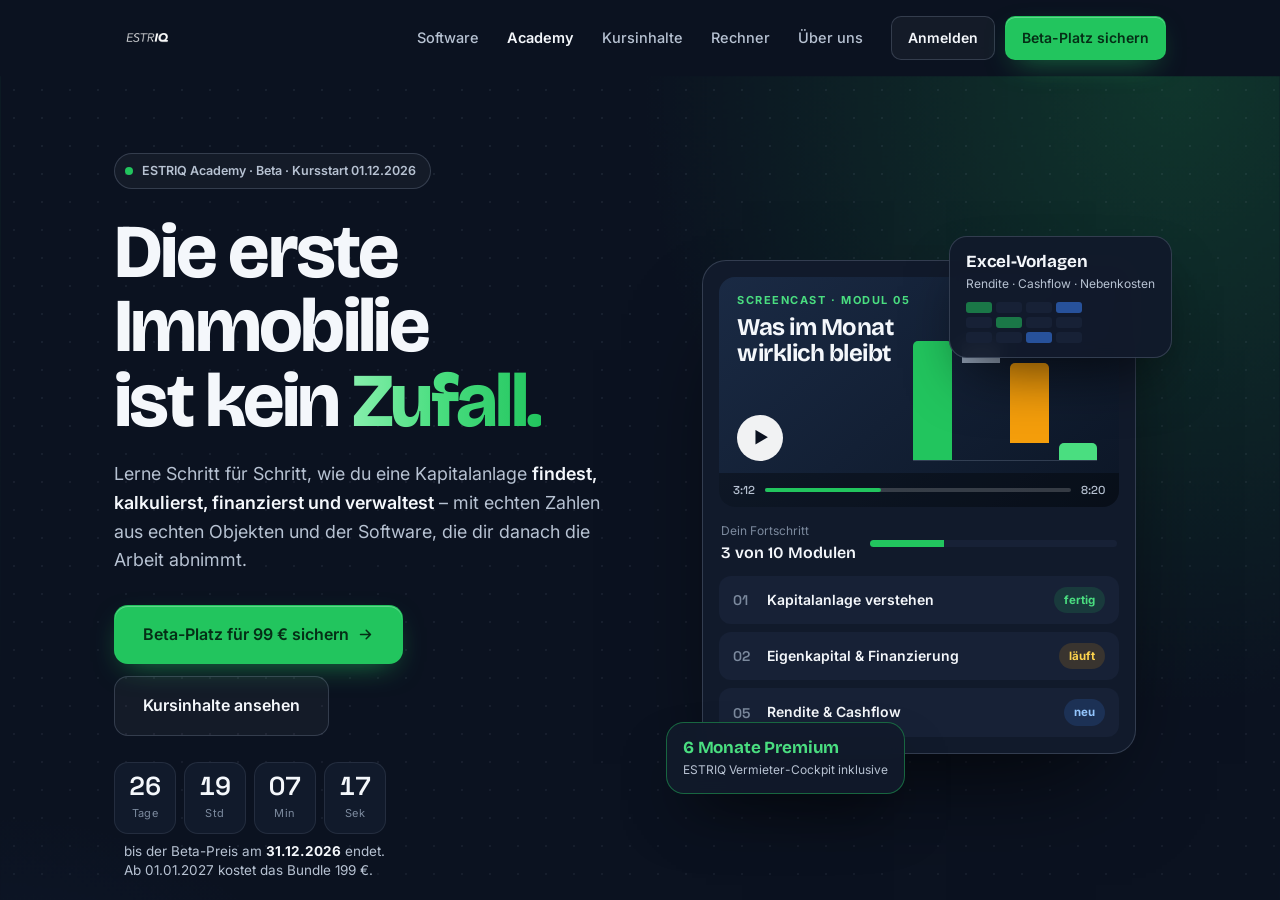
<file: academy/index.html>
<!doctype html>
<html lang="de">
<head>
<meta charset="utf-8" />
<meta name="viewport" content="width=device-width,initial-scale=1,viewport-fit=cover" />
<title>ESTRIQ Academy – Der Weg zur ersten Immobilie</title>
<meta name="description" content="Lerne Schritt für Schritt, wie du deine erste Immobilie als Kapitalanlage findest, kalkulierst, finanzierst und verwaltest – Kurs, Vorlagen und 6 Monate ESTRIQ Premium. Beta-Preis 99 € bis 31.12.2026." />
<meta property="og:title" content="ESTRIQ Academy – Die erste Immobilie ist kein Zufall." />
<meta property="og:description" content="Kurs, Vorlagen und Software in einem Paket. Beta-Preis 99 € bis 31.12.2026, danach 199 €." />
<meta property="og:type" content="website" />
<meta property="og:image" content="https://estriq.com/academy/og.png" />
<meta name="robots" content="index,follow" />
<meta name="theme-color" content="#0B1220" />
<link rel="canonical" href="https://estriq.com/academy/" />
<link rel="icon" type="image/png" sizes="192x192" href="../icon-192.png" />
<link rel="apple-touch-icon" href="../icon-192.png" />
<link rel="preconnect" href="https://fonts.googleapis.com">
<link rel="preconnect" href="https://fonts.gstatic.com" crossorigin>
<link href="https://fonts.googleapis.com/css2?family=Bricolage+Grotesque:opsz,wght@12..96,500..800&family=Space+Grotesk:wght@400;500;600;700&family=Inter:wght@400;500;600;700&display=swap" rel="stylesheet">
<link rel="stylesheet" href="../rechner/rechner.css">
<style>
*,*:before,*:after{box-sizing:border-box}
/* =====================================================================
   ESTRIQ Landing (in index.html integriert) · Corporate Design (dunkel)
   Tinte #0B1220 · Fläche #111A2B · Grün #22C55E · Blau #3B82F6 · Amber #F59E0B
   Display: Bricolage Grotesque · Text: Inter · Zahlen im Produkt: Space Grotesk
   ===================================================================== */
:root{
  --ink-0:#070B14;--ink-1:#0B1220;--ink-2:#111A2B;--ink-3:#172136;
  --line:rgba(148,163,184,.14);--line-2:rgba(148,163,184,.26);
  --tx-0:#F4F7FB;--tx-1:#B7C2D2;--tx-2:#7C8A9E;
  --green:#22C55E;--green-2:#4ADE80;--green-3:#15803D;--green-ink:#052E16;
  --blue:#3B82F6;--blue-2:#93C5FD;--amber:#F59E0B;--amber-2:#FCD34D;--rose:#F43F5E;
  --font-d:"Bricolage Grotesque",system-ui,-apple-system,sans-serif;
  --font-b:"Inter",system-ui,-apple-system,sans-serif;
  --font-n:"Space Grotesk",system-ui,sans-serif;
  --lr:18px;--lr-lg:24px;--wrap:1180px;--pad:clamp(20px,5vw,64px);--navh:76px;
  --ease:cubic-bezier(.2,.8,.2,1);
}













#landing{position:fixed;inset:0;z-index:55;overflow-y:auto;overflow-x:hidden;background:var(--ink-1);color:var(--tx-0);
  font-family:var(--font-b);font-size:16px;line-height:1.6;-webkit-font-smoothing:antialiased;-moz-osx-font-smoothing:grayscale;
  -webkit-overflow-scrolling:touch;touch-action:pan-y;overscroll-behavior:contain;scroll-behavior:smooth}
#landing.hide{display:none}
#landing.modal-open{overflow:hidden}
/* Element-Grundregeln mit niedriger Spezifität (:where), damit Klassen sie überschreiben können */
:where(#landing) h1,:where(#landing) h2,:where(#landing) h3,:where(.lmodal) h2,:where(.lmodal) h3{margin:0;font-family:var(--font-d);font-weight:700;letter-spacing:-.03em;line-height:1.05}
:where(#landing) p,:where(.lmodal) p{margin:0}
:where(#landing) img{max-width:100%;display:block}
:where(#landing) a{color:inherit}
:where(#landing) button,:where(.lmodal) button{font-family:inherit}
:where(#landing) svg,:where(.lmodal) svg{display:block}
:where(#landing) ::selection,:where(.lmodal) ::selection{background:var(--green);color:var(--green-ink)}
:where(#landing) :focus-visible,:where(.lmodal) :focus-visible{outline:2px solid var(--green-2);outline-offset:3px;border-radius:6px}

.lwrap{max-width:var(--wrap);margin:0 auto;padding:0 var(--pad)}
.sec{padding:clamp(72px,9vw,128px) 0;position:relative;scroll-margin-top:var(--navh)}
.sec-h{margin-bottom:clamp(36px,5vw,64px)}
.sec-h.center{text-align:center}
.sec-h.center .h2,.sec-h.center .lead{margin-left:auto;margin-right:auto}
.leb{display:inline-flex;align-items:center;gap:10px;font-size:12px;font-weight:600;letter-spacing:.16em;
  text-transform:uppercase;color:var(--green-2);margin-bottom:18px}
.leb:before{content:"";width:18px;height:1px;background:currentColor;opacity:.7}
.sec-h.center .leb:before{display:none}
.h2{font-size:clamp(30px,4.2vw,50px);max-width:16em;line-height:1.04}
.lead{font-size:clamp(16px,1.35vw,18.5px);color:var(--tx-1);max-width:36em;margin-top:16px;line-height:1.6}

/* Knöpfe */
.btn{display:inline-flex;align-items:center;justify-content:center;gap:8px;cursor:pointer;border:1px solid transparent;
  border-radius:12px;padding:13px 22px;font-size:15px;font-weight:600;text-decoration:none;white-space:nowrap;
  transition:transform .18s var(--ease),box-shadow .18s,background .18s,border-color .18s,color .18s}
.btn-p{background:var(--green);color:var(--green-ink);
  box-shadow:0 10px 30px -12px rgba(34,197,94,.7),inset 0 1px 0 rgba(255,255,255,.28)}
.btn-p:hover{background:var(--green-2);transform:translateY(-1px);box-shadow:0 16px 36px -12px rgba(34,197,94,.85),inset 0 1px 0 rgba(255,255,255,.3)}
.btn-g{background:rgba(255,255,255,.04);border-color:var(--line-2);color:var(--tx-0)}
.btn-g:hover{background:rgba(255,255,255,.08);border-color:rgba(148,163,184,.45)}
.btn-lg{padding:16px 28px;font-size:16px;border-radius:14px}
.btn-sm{padding:10px 16px;font-size:14px;border-radius:10px}
.btn-block{width:100%;white-space:normal}
.btn svg{width:17px;height:17px}
.btn .arr{transition:transform .18s var(--ease)}
.btn:hover .arr{transform:translateX(3px)}
.btn:disabled{opacity:.7;cursor:default;transform:none}

/* Navigation */
.nav{position:sticky;top:0;z-index:50;transition:background .25s,border-color .25s}
.nav.on{background:rgba(11,18,32,.8);backdrop-filter:blur(18px);-webkit-backdrop-filter:blur(18px);border-bottom:1px solid var(--line)}
.nav-in{max-width:var(--wrap);margin:0 auto;padding:0 var(--pad);height:var(--navh);display:flex;align-items:center;gap:28px}
.logo{display:flex;align-items:center;gap:10px;text-decoration:none;flex:0 0 auto}
.logo img{height:46px;width:auto}
.logo-tx{font-family:var(--font-d);font-weight:800;font-size:26px;letter-spacing:-.03em;display:none;color:var(--tx-0)}
.logo.noimg img{display:none}
.logo.noimg .logo-tx{display:block}
.nav-links{display:flex;gap:28px;margin-left:auto}
.nav-links a{font-size:14.5px;font-weight:500;color:var(--tx-1);text-decoration:none;transition:color .15s}
.nav-links a:hover{color:var(--tx-0)}
.nav-cta{display:flex;align-items:center;gap:10px;margin-left:auto}
.nav-links+.nav-cta{margin-left:0}

/* Held */
.hero{position:relative;overflow:hidden;padding:clamp(36px,6vw,80px) 0 clamp(56px,8vw,104px)}
.hero-bg{position:absolute;inset:0;pointer-events:none}
.hero-bg .glow{position:absolute;width:900px;height:900px;right:-240px;top:-380px;border-radius:50%;
  background:radial-gradient(circle,rgba(34,197,94,.22),rgba(34,197,94,.06) 40%,transparent 68%);filter:blur(24px)}
.hero-bg .glow2{position:absolute;width:760px;height:760px;left:-320px;bottom:-360px;border-radius:50%;
  background:radial-gradient(circle,rgba(59,130,246,.16),transparent 65%)}
.hero-bg .dots{position:absolute;inset:0;
  background-image:radial-gradient(rgba(148,163,184,.2) 1px,transparent 1px);background-size:28px 28px;
  -webkit-mask-image:radial-gradient(ellipse 70% 60% at 62% 32%,#000 15%,transparent 72%);
  mask-image:radial-gradient(ellipse 70% 60% at 62% 32%,#000 15%,transparent 72%)}
.hero-in{max-width:var(--wrap);margin:0 auto;padding:0 var(--pad);position:relative;display:grid;
  grid-template-columns:minmax(0,1fr) minmax(0,1fr);gap:clamp(36px,5vw,72px);align-items:center}
.lbadge{display:inline-flex;align-items:center;gap:9px;font-size:12.5px;font-weight:600;color:var(--tx-1);
  background:rgba(255,255,255,.04);border:1px solid var(--line-2);border-radius:99px;padding:7px 14px 7px 10px;margin-bottom:26px}
.lbadge i{width:8px;height:8px;border-radius:50%;background:var(--green);animation:lpPuls 2.2s infinite}
@keyframes lpPuls{0%{box-shadow:0 0 0 0 rgba(34,197,94,.55)}70%{box-shadow:0 0 0 9px rgba(34,197,94,0)}100%{box-shadow:0 0 0 0 rgba(34,197,94,0)}}
.h1{font-size:clamp(40px,6vw,76px);font-weight:750;line-height:.98;letter-spacing:-.035em;max-width:11em}
.h1 em{font-style:normal;background:linear-gradient(90deg,#86EFAC,#4ADE80 45%,#22C55E);
  -webkit-background-clip:text;background-clip:text;color:transparent}
.hero-lead{margin-top:22px;font-size:clamp(16.5px,1.4vw,19px);line-height:1.6;color:var(--tx-1);max-width:31em}
.hero-lead b{color:var(--tx-0);font-weight:600}

/* Warteliste-Formular (Held + Abschluss) */
.wl{display:flex;gap:10px;margin-top:32px;max-width:540px;flex-wrap:wrap}
.wl .fld{flex:1 1 240px;min-width:0;position:relative}
.wl input{width:100%;height:54px;border-radius:14px;border:1px solid var(--line-2);background:rgba(255,255,255,.045);
  color:var(--tx-0);font:inherit;font-size:15.5px;padding:0 16px 0 44px;outline:none;transition:border-color .15s,box-shadow .15s}
.wl input::placeholder{color:var(--tx-2)}
.wl input:focus{border-color:var(--green);box-shadow:0 0 0 4px rgba(34,197,94,.16)}
.wl .fld svg{position:absolute;left:15px;top:50%;transform:translateY(-50%);width:18px;height:18px;color:var(--tx-2);pointer-events:none}
.wl .btn{height:54px;flex:0 0 auto}
.wl-msg{flex-basis:100%;font-size:14px;min-height:20px;color:var(--tx-2);margin-top:-2px}
.wl-msg.ok{color:var(--green-2)}
.wl-msg.bad{color:#FDA4AF}
.cta-note{margin-top:10px;display:flex;flex-wrap:wrap;gap:6px 18px;font-size:13px;color:var(--tx-2)}
.cta-note span{display:inline-flex;align-items:center;gap:6px}
.cta-note svg{width:14px;height:14px;color:var(--green-2)}

/* Einblendung beim Laden */
.up{opacity:0;transform:translateY(18px);animation:lpUp .8s var(--ease) forwards}
.up.d1{animation-delay:.08s}.up.d2{animation-delay:.18s}.up.d3{animation-delay:.28s}.up.d4{animation-delay:.38s}.up.d5{animation-delay:.5s}
@keyframes lpUp{to{opacity:1;transform:none}}

/* Das Cockpit – Signatur-Element im Held */
.stage{position:relative;perspective:1600px;perspective-origin:40% 50%}
.cockpit{position:relative;background:linear-gradient(180deg,#121B2D,#0D1526);border:1px solid rgba(148,163,184,.22);
  border-radius:20px;overflow:hidden;transform:rotateY(-10deg) rotateX(4deg);transform-style:preserve-3d;
  will-change:transform;transition:transform .08s linear;
  box-shadow:0 60px 120px -40px rgba(0,0,0,.75),0 30px 70px -30px rgba(34,197,94,.28),inset 0 1px 0 rgba(255,255,255,.06)}
.ck-top{display:flex;align-items:center;gap:7px;padding:11px 14px;border-bottom:1px solid var(--line);background:rgba(255,255,255,.02)}
.ck-top i{width:9px;height:9px;border-radius:50%;background:rgba(148,163,184,.28)}
.ck-url{margin-left:8px;font-size:11.5px;color:var(--tx-2);background:rgba(255,255,255,.04);border:1px solid var(--line);
  border-radius:7px;padding:4px 10px;flex:1;max-width:190px;text-align:center}
.ck-pill{margin-left:auto;font-size:11px;font-weight:600;color:var(--green-2);background:rgba(34,197,94,.12);
  border:1px solid rgba(34,197,94,.3);border-radius:99px;padding:4px 10px;white-space:nowrap}
.ck-body{display:grid;grid-template-columns:52px 1fr}
.ck-rail{border-right:1px solid var(--line);padding:14px 0;display:flex;flex-direction:column;align-items:center;gap:8px}
.ck-rail i{width:30px;height:30px;border-radius:9px;display:grid;place-items:center;color:var(--tx-2)}
.ck-rail i.on{background:rgba(34,197,94,.14);color:var(--green-2)}
.ck-rail svg{width:15px;height:15px}
.ck-main{padding:18px 18px 16px;min-width:0}
.ck-head{display:flex;align-items:flex-end;justify-content:space-between;gap:10px;margin-bottom:14px}
.ck-eb{display:block;font-size:10px;font-weight:700;letter-spacing:.14em;text-transform:uppercase;color:var(--green-2);margin-bottom:4px}
.ck-head b{font-family:var(--font-n);font-size:19px;font-weight:600;display:block;line-height:1.1}
.ck-head small{font-size:11.5px;color:var(--tx-2)}
.ck-grid{display:grid;grid-template-columns:1.25fr 1fr 1fr;grid-template-rows:auto auto;gap:9px}
.ck-tile{background:rgba(255,255,255,.035);border:1px solid var(--line);border-radius:13px;padding:12px 13px;min-width:0}
.ck-tile.big{grid-row:span 2;display:flex;flex-direction:column;
  background:linear-gradient(160deg,rgba(34,197,94,.18),rgba(255,255,255,.03) 70%);border-color:rgba(34,197,94,.3)}
.ck-lab{font-size:10.5px;color:var(--tx-2);font-weight:500;display:block}
.ck-num{display:block;font-family:var(--font-n);font-weight:600;font-size:17px;letter-spacing:-.02em;margin-top:4px;
  line-height:1.1;font-variant-numeric:tabular-nums;white-space:nowrap}
.ck-tile.big .ck-num{font-size:30px;margin-top:8px}
.ck-tile small{display:block;font-size:10.5px;color:var(--tx-2);margin-top:4px}
.ck-num.amber{color:var(--amber)}
.ck-num.green{color:var(--green-2)}
.spark{margin-top:auto;padding-top:10px;width:100%;height:46px}
.spark path.l{fill:none;stroke:var(--green-2);stroke-width:2;stroke-linecap:round;stroke-linejoin:round}
.spark path.a{fill:url(#sg);stroke:none}
.ck-list{margin-top:10px;display:flex;flex-direction:column;gap:6px}
.ck-row{display:grid;grid-template-columns:20px 1fr auto;align-items:center;gap:9px;font-size:11.5px;
  background:rgba(255,255,255,.03);border:1px solid var(--line);border-radius:10px;padding:8px 10px}
.ck-row .ic{width:20px;height:20px;border-radius:6px;display:grid;place-items:center;background:rgba(59,130,246,.16);color:var(--blue-2)}
.ck-row .ic.fe{background:rgba(245,158,11,.16);color:var(--amber-2)}
.ck-row .ic svg{width:11px;height:11px}
.ck-row .nm{font-weight:500;min-width:0;overflow:hidden;text-overflow:ellipsis;white-space:nowrap}
.ck-row .nm small{display:block;font-size:10px;color:var(--tx-2);font-weight:400}
.ck-row b{font-family:var(--font-n);font-size:12px;color:var(--green-2);white-space:nowrap}

.ktoast{position:absolute;z-index:3;display:flex;align-items:center;gap:10px;background:rgba(17,26,43,.94);
  backdrop-filter:blur(12px);-webkit-backdrop-filter:blur(12px);border:1px solid var(--line-2);border-radius:14px;
  padding:9px 14px 9px 9px;font-size:12.5px;font-weight:500;box-shadow:0 20px 40px -16px rgba(0,0,0,.65);
  opacity:0;transform:translateY(12px);animation:lpToastIn .7s var(--ease) forwards;white-space:nowrap}
.ktoast .tk{width:28px;height:28px;border-radius:9px;display:grid;place-items:center;background:rgba(34,197,94,.18);color:var(--green-2);flex:0 0 auto}
.ktoast .tk.bl{background:rgba(59,130,246,.18);color:var(--blue-2)}
.ktoast .tk svg{width:14px;height:14px}
.ktoast small{display:block;font-size:10.5px;color:var(--tx-2);font-weight:400;line-height:1.3}
.ktoast.t1{left:34px;bottom:-44px;animation-delay:1.2s}
.ktoast.t2{right:-24px;top:54px;animation-delay:1.9s}
@keyframes lpToastIn{to{opacity:1;transform:translateY(0)}}

/* Vertrauensstreifen */
.trust{border-top:1px solid var(--line);border-bottom:1px solid var(--line);background:rgba(255,255,255,.015)}
.trust-in{max-width:var(--wrap);margin:0 auto;padding:0 var(--pad);display:grid;grid-template-columns:repeat(4,1fr)}
.trust-it{display:flex;align-items:center;gap:13px;padding:22px 20px;border-left:1px solid var(--line);font-size:13px;color:var(--tx-1);line-height:1.4}
.trust-it:first-child{border-left:none;padding-left:0}
.trust-it b{display:block;color:var(--tx-0);font-weight:600;font-size:14px;margin-bottom:1px}
.trust-it .ti{flex:0 0 auto;width:38px;height:38px;border-radius:11px;display:grid;place-items:center;background:rgba(34,197,94,.1);color:var(--green-2)}
.trust-it svg{width:18px;height:18px}

/* Drei Fragen */
.fragen{display:grid;grid-template-columns:repeat(3,1fr);gap:16px}
.frage{background:var(--ink-2);border:1px solid var(--line);border-radius:var(--lr);padding:28px 26px 26px;display:flex;flex-direction:column;gap:18px;
  transition:border-color .2s,transform .2s var(--ease)}
.frage:hover{border-color:rgba(148,163,184,.32);transform:translateY(-2px)}
.frage .fq{font-family:var(--font-d);font-size:clamp(19px,1.7vw,23px);font-weight:600;letter-spacing:-.02em;line-height:1.28}
.frage .fa{margin-top:auto;display:flex;gap:11px;align-items:flex-start;padding-top:18px;border-top:1px solid var(--line);font-size:13.5px;color:var(--tx-1);line-height:1.55}
.frage .fa i{flex:0 0 auto;width:22px;height:22px;border-radius:50%;display:grid;place-items:center;background:rgba(34,197,94,.15);color:var(--green-2);margin-top:1px}
.frage .fa svg{width:11px;height:11px}
.frage .fa b{color:var(--tx-0);font-weight:600}
.fragen-note{margin-top:30px;font-size:clamp(16px,1.4vw,18px);color:var(--tx-1);text-align:center}
.fragen-note b{color:var(--tx-0);font-weight:600}

/* Ein Monat mit ESTRIQ – Zeitstrahl */
.ltl{position:relative;display:flex;flex-direction:column;gap:clamp(56px,7vw,100px)}
.ltl-rail{position:absolute;left:27px;top:28px;bottom:28px;width:2px;background:var(--line);border-radius:2px;overflow:hidden}
.ltl-rail i{display:block;width:100%;height:0;background:linear-gradient(180deg,var(--green-2),var(--green));border-radius:2px}
.st{display:grid;grid-template-columns:56px minmax(0,1fr) minmax(0,1.12fr);min-width:0;gap:0 clamp(24px,3.5vw,52px);align-items:center;position:relative}
.st-date{position:relative;z-index:2;width:56px;height:56px;border-radius:16px;display:flex;flex-direction:column;align-items:center;justify-content:center;
  background:var(--ink-2);border:1px solid var(--line-2);font-family:var(--font-n);font-weight:700;font-size:19px;line-height:1;
  box-shadow:0 0 0 8px var(--ink-1);transition:border-color .4s,color .4s,box-shadow .4s}
.st-date small{font-family:var(--font-b);font-size:9px;letter-spacing:.14em;text-transform:uppercase;color:var(--tx-2);font-weight:600;margin-top:3px}
.st.on .st-date{border-color:var(--green);color:var(--green-2);box-shadow:0 0 0 8px var(--ink-1),0 0 28px rgba(34,197,94,.35)}
.st-tx h3{font-size:clamp(22px,2.2vw,30px);letter-spacing:-.025em;line-height:1.12}
.st-tx p{margin-top:12px;font-size:15.5px;line-height:1.65;color:var(--tx-1);max-width:30em}
.st-kpi{margin-top:18px;display:inline-flex;align-items:center;gap:8px;font-size:12.5px;font-weight:600;color:var(--green-2);
  background:rgba(34,197,94,.1);border:1px solid rgba(34,197,94,.26);border-radius:99px;padding:6px 12px}
.st-kpi svg{width:13px;height:13px}
.st-vis{perspective:1400px;min-width:0}
.st-tx{min-width:0}
.pcard{background:linear-gradient(180deg,#131C2E,#0E1626);border:1px solid rgba(148,163,184,.2);border-radius:18px;padding:20px;
  box-shadow:0 40px 80px -30px rgba(0,0,0,.7),inset 0 1px 0 rgba(255,255,255,.05);
  opacity:0;transform:rotateY(-9deg) rotateX(3deg) translateY(24px);transition:transform .9s var(--ease),opacity .9s var(--ease)}
.st.on .pcard{opacity:1;transform:none}

/* Mini-UI-Bausteine (in allen Produktkarten) */
.ui-h{display:flex;justify-content:space-between;align-items:flex-start;gap:8px 10px;margin-bottom:14px;flex-wrap:wrap}
.ui-h span{display:block;font-size:10px;font-weight:700;letter-spacing:.14em;text-transform:uppercase;color:var(--green-2);margin-bottom:4px}
.ui-h b{font-family:var(--font-n);font-size:17px;font-weight:600;display:block;line-height:1.15}
.pill{font-size:10.5px;font-weight:600;color:var(--tx-1);background:rgba(255,255,255,.05);border:1px solid var(--line);border-radius:99px;padding:4px 9px;white-space:nowrap}
.pill.gr{color:var(--green-2);background:rgba(34,197,94,.1);border-color:rgba(34,197,94,.26)}
.pill.am{color:var(--amber-2);background:rgba(245,158,11,.1);border-color:rgba(245,158,11,.3)}
.ui-list{display:flex;flex-direction:column;gap:7px}
.ui-row{display:flex;align-items:center;gap:10px;background:rgba(255,255,255,.035);border:1px solid var(--line);border-radius:11px;padding:10px 12px;font-size:12.5px;transition:border-color .3s,background .3s}
.ui-row .nm{flex:1;min-width:0;font-weight:500;overflow:hidden;text-overflow:ellipsis;white-space:nowrap}
.ui-row .nm small{display:block;font-size:10.5px;color:var(--tx-2);font-weight:400;margin-top:1px}
.ui-row b{font-family:var(--font-n);font-size:13px;font-variant-numeric:tabular-nums;white-space:nowrap}
.chk{flex:0 0 auto;width:22px;height:22px;border-radius:50%;border:1.5px solid rgba(148,163,184,.35);display:grid;place-items:center;color:transparent;
  transition:background .35s,border-color .35s,color .35s,transform .35s var(--ease)}
.chk svg{width:11px;height:11px}
.ui-row.done .chk{background:var(--green);border-color:var(--green);color:var(--green-ink);transform:scale(1.08)}
.ui-row.done{border-color:rgba(34,197,94,.3)}
.ui-row.offen{border-color:rgba(245,158,11,.38);background:rgba(245,158,11,.08)}
.ui-row.offen .stt{flex:0 0 auto;font-size:10px;font-weight:700;color:var(--amber-2);letter-spacing:.08em;text-transform:uppercase}
.ui-foot{margin-top:12px;display:flex;justify-content:space-between;align-items:center;font-size:11.5px;color:var(--tx-2)}
.ui-foot b{color:var(--tx-0);font-family:var(--font-n);font-weight:600}
.ui-bar{flex:1;height:5px;border-radius:99px;background:rgba(148,163,184,.16);overflow:hidden}
.ui-bar i{display:block;height:100%;width:0;border-radius:99px;background:linear-gradient(90deg,var(--green-3),var(--green-2));transition:width 1.1s var(--ease) .2s}
.on .ui-bar i,.in .ui-bar i{width:var(--w)}
.ui-big{font-family:var(--font-n);font-size:40px;font-weight:600;letter-spacing:-.03em;line-height:1;color:var(--green-2);font-variant-numeric:tabular-nums}
.ui-big small{font-family:var(--font-b);font-size:12px;color:var(--tx-2);font-weight:500;letter-spacing:0;display:block;margin-top:6px}
.ui-kv{display:grid;grid-template-columns:1fr 1fr;gap:9px}
.ui-kv div{background:rgba(255,255,255,.04);border:1px solid var(--line);border-radius:12px;padding:12px 13px;min-width:0}
.ui-kv b{display:block;font-family:var(--font-n);font-size:19px;font-weight:600;letter-spacing:-.02em;white-space:nowrap;font-variant-numeric:tabular-nums}
.ui-kv small{display:block;font-size:10.5px;color:var(--tx-2);margin-top:3px}
.ui-kv .gr{color:var(--green-2)}
.ui-kv .bl{color:var(--blue-2)}

/* Wasserfall (Cashflow) */
.wf{display:flex;align-items:flex-end;gap:12px;height:176px;padding-top:6px}
.wf>div{flex:1;display:flex;flex-direction:column;justify-content:flex-end;align-items:center;height:100%;min-width:0}
.wf .bar{width:100%;height:0;border-radius:8px 8px 3px 3px;transition:height 1s var(--ease)}
.wf>div:nth-child(2) .bar{transition-delay:.15s}.wf>div:nth-child(3) .bar{transition-delay:.3s}.wf>div:nth-child(4) .bar{transition-delay:.45s}
.on .wf .bar{height:var(--h)}
.wf .plus{background:linear-gradient(180deg,var(--green-2),var(--green-3))}
.wf .minus{background:linear-gradient(180deg,rgba(244,63,94,.85),rgba(244,63,94,.3))}
.wf .minus2{background:linear-gradient(180deg,rgba(148,163,184,.65),rgba(148,163,184,.22))}
.wf .rest{background:linear-gradient(180deg,#86EFAC,var(--green));box-shadow:0 0 24px rgba(34,197,94,.35)}
.wf .lb{font-size:10.5px;color:var(--tx-2);margin-top:8px;white-space:nowrap}
.wf .vl{font-family:var(--font-n);font-size:12.5px;font-weight:600;margin-top:3px;white-space:nowrap;font-variant-numeric:tabular-nums}
.wf .vl.neg{color:#FDA4AF}.wf .vl.pos{color:var(--green-2)}

/* Handy-Rahmen */
.phone{width:min(260px,100%);margin:0 auto;background:#0B1220;border:1px solid rgba(148,163,184,.3);border-radius:36px;padding:12px;
  box-shadow:0 40px 80px -30px rgba(0,0,0,.75),inset 0 0 0 1px rgba(255,255,255,.04)}
.phone .notch{width:84px;height:24px;border-radius:99px;background:#000;margin:0 auto 10px}
.phone .scr{background:linear-gradient(180deg,#121B2D,#0D1526);border-radius:24px;padding:14px 12px 16px;min-height:390px}
.phone .ui-row{padding:9px 10px}
.phone .ui-big{font-size:30px}
.ob{display:flex;flex-direction:column;gap:6px;background:rgba(255,255,255,.035);border:1px solid var(--line);border-radius:11px;padding:10px 11px;font-size:12px}
.ob .t{display:flex;justify-content:space-between;align-items:center;gap:8px}
.ob .t span{font-weight:500;overflow:hidden;text-overflow:ellipsis;white-space:nowrap}
.ob .t b{font-family:var(--font-n);color:var(--green-2);font-size:12.5px;white-space:nowrap}
.ob .u{display:flex;align-items:center;gap:8px;font-size:10.5px;color:var(--tx-2)}
.ob .u .ui-bar{height:4px}

/* Bento-Raster */
.bento{display:grid;grid-template-columns:repeat(12,1fr);gap:16px}
.bc{background:var(--ink-2);border:1px solid var(--line);border-radius:var(--lr-lg);padding:26px;position:relative;overflow:hidden;
  display:flex;flex-direction:column;gap:18px;transition:border-color .2s,transform .2s var(--ease)}
.bc:hover{border-color:rgba(148,163,184,.32);transform:translateY(-2px)}
.bc-7{grid-column:span 7}.bc-5{grid-column:span 5}.bc-4{grid-column:span 4}.bc-12{grid-column:span 12}
.bc h3{font-size:clamp(19px,1.6vw,22px);letter-spacing:-.02em;line-height:1.2}
.bc p{font-size:14px;color:var(--tx-1);line-height:1.6;margin-top:8px}
.bc .vis{margin-top:auto}
.bc-12{flex-direction:row;align-items:center;gap:clamp(24px,4vw,56px)}
.bc-12>div{flex:1;min-width:0}
.bc-12 .vis{margin-top:0;flex:0 0 min(420px,46%)}
.jahr{display:flex;align-items:flex-end;gap:5px;height:118px}
.jahr i{flex:1;background:linear-gradient(180deg,var(--green-2),var(--green-3));border-radius:4px 4px 2px 2px;height:0;transition:height .9s var(--ease);opacity:.9}
.jahr i.lo{background:linear-gradient(180deg,rgba(148,163,184,.55),rgba(148,163,184,.2))}
.in .jahr i{height:var(--h)}
.jahr-m{display:flex;gap:5px;margin-top:6px}
.jahr-m span{flex:1;text-align:center;font-size:9px;color:var(--tx-2)}
.formel{background:rgba(255,255,255,.04);border:1px solid var(--line);border-radius:12px;padding:12px 14px;font-family:var(--font-n);font-size:13px;color:var(--green-2)}
.merke{margin-top:10px;border-left:3px solid var(--green);padding:10px 13px;background:rgba(34,197,94,.08);border-radius:0 10px 10px 0;font-size:12.5px;line-height:1.55;color:var(--tx-1)}
.arten{display:flex;flex-direction:column;gap:7px}
.art{display:flex;align-items:center;gap:11px;background:rgba(255,255,255,.035);border:1px solid var(--line);border-radius:11px;padding:10px 12px;font-size:12.5px}
.art .ic{flex:0 0 auto;width:28px;height:28px;border-radius:8px;display:grid;place-items:center}
.art .ic svg{width:14px;height:14px}
.art .ic.a{background:rgba(59,130,246,.16);color:var(--blue-2)}
.art .ic.b{background:rgba(245,158,11,.16);color:var(--amber-2)}
.art .ic.c{background:rgba(34,197,94,.16);color:var(--green-2)}
.art .nm{flex:1;font-weight:500}
.art .nm small{display:block;font-size:10.5px;color:var(--tx-2);font-weight:400}
.chips{display:flex;flex-wrap:wrap;gap:7px}
.chips span{font-size:12px;background:rgba(34,197,94,.1);border:1px solid rgba(34,197,94,.22);color:#C8E8D6;border-radius:9px;padding:6px 11px}
.chips span.mehr{background:transparent;border-color:var(--line-2);color:var(--tx-2)}
.tipp{background:linear-gradient(160deg,rgba(245,158,11,.14),rgba(255,255,255,.03) 70%);border:1px solid rgba(245,158,11,.3);border-radius:16px;padding:18px}
.tipp .th{display:flex;align-items:center;gap:9px;font-size:10.5px;font-weight:700;letter-spacing:.12em;text-transform:uppercase;color:var(--amber-2)}
.tipp .th svg{width:14px;height:14px}
.tipp b{display:block;font-family:var(--font-n);font-size:16px;font-weight:600;margin-top:10px;line-height:1.3}
.tipp p{font-size:13px;color:var(--tx-1);margin-top:8px;line-height:1.55}
.tipp .tb{margin-top:14px;display:inline-flex;align-items:center;gap:6px;font-size:12.5px;font-weight:600;color:var(--tx-0);
  background:rgba(255,255,255,.06);border:1px solid var(--line-2);border-radius:9px;padding:8px 12px}
.tipp .tb svg{width:13px;height:13px}

/* Schritte */
.steps{display:grid;grid-template-columns:repeat(3,1fr);gap:16px}
.step{background:var(--ink-2);border:1px solid var(--line);border-radius:var(--lr);padding:28px 26px;position:relative}
.step-n{font-family:var(--font-n);font-size:12.5px;font-weight:700;color:var(--green-2);letter-spacing:.12em;text-transform:uppercase;
  margin-bottom:18px;display:flex;align-items:center;gap:12px}
.step-n:after{content:"";flex:1;height:1px;background:var(--line)}
.step h3{font-size:21px;letter-spacing:-.02em;line-height:1.2}
.step p{margin-top:10px;font-size:14.5px;color:var(--tx-1);line-height:1.6}
.step .t{margin-top:18px;font-size:12.5px;color:var(--tx-2);display:flex;gap:7px;align-items:center}
.step .t svg{width:14px;height:14px;color:var(--green-2)}

/* Gründer */
.gruender{display:grid;grid-template-columns:minmax(0,.86fr) minmax(0,1.14fr);gap:clamp(32px,5vw,80px);align-items:center}
.gr-card{position:relative;background:var(--ink-2);border:1px solid var(--line);border-radius:var(--lr-lg);padding:22px;overflow:hidden}
.gr-card:before{content:"";position:absolute;inset:0;pointer-events:none;background:radial-gradient(60% 50% at 30% 0%,rgba(34,197,94,.16),transparent 70%)}
.gr-photo{position:relative;aspect-ratio:4/5;border-radius:18px;overflow:hidden;border:1px solid var(--line);
  background:linear-gradient(160deg,#1A2540,#0B1220);display:grid;place-items:center}
.gr-photo img{width:100%;height:100%;object-fit:cover;position:absolute;inset:0}
.gr-photo .mono{font-family:var(--font-d);font-size:clamp(80px,9vw,120px);font-weight:800;letter-spacing:-.06em;color:rgba(148,163,184,.22);line-height:1}
.gr-photo .tag{position:absolute;left:14px;bottom:14px;font-size:11px;font-weight:600;color:var(--tx-1);background:rgba(11,18,32,.75);
  backdrop-filter:blur(8px);border:1px solid var(--line-2);border-radius:99px;padding:6px 11px}
.gr-photo.hasimg .mono{display:none}
.gr-name{position:relative;margin-top:18px;font-family:var(--font-d);font-size:23px;font-weight:700;letter-spacing:-.02em}
.gr-role{position:relative;font-size:13.5px;color:var(--tx-1);margin-top:3px;line-height:1.5}
.gr-facts{position:relative;margin-top:16px;display:grid;grid-template-columns:repeat(3,1fr);gap:8px}
.gr-fact{background:rgba(255,255,255,.035);border:1px solid var(--line);border-radius:12px;padding:10px 12px;min-width:0}
.gr-fact b{display:block;font-family:var(--font-n);font-size:17px;font-weight:600;white-space:nowrap}
.gr-fact small{font-size:11px;color:var(--tx-2);display:block;margin-top:2px}
.gr-tx blockquote{margin:0;font-family:var(--font-d);font-size:clamp(19px,1.9vw,25px);font-weight:500;line-height:1.42;letter-spacing:-.015em;color:var(--tx-0)}
.gr-tx blockquote em{font-style:normal;color:var(--green-2)}
.gr-sig{margin-top:18px;font-size:14px;color:var(--tx-2);display:flex;align-items:center;gap:12px}
.gr-sig:before{content:"";width:28px;height:1px;background:var(--green-2)}
.gr-pr{margin-top:32px;display:grid;gap:12px}
.gr-p{display:flex;gap:14px;align-items:flex-start;padding:16px 18px;background:rgba(255,255,255,.03);border:1px solid var(--line);border-radius:14px}
.gr-p .ic{flex:0 0 auto;width:36px;height:36px;border-radius:11px;display:grid;place-items:center;background:rgba(34,197,94,.12);color:var(--green-2)}
.gr-p .ic svg{width:17px;height:17px}
.gr-p b{display:block;font-size:15px;font-weight:600;margin-bottom:2px}
.gr-p span{font-size:13.5px;color:var(--tx-1);line-height:1.55}

/* Preise */
.plans{display:grid;grid-template-columns:repeat(2,1fr);gap:16px;align-items:stretch;max-width:820px;margin:8px auto 0}
.plans .plan ul{flex:1 0 auto;align-content:start}
.plan{position:relative;background:var(--ink-2);border:1px solid var(--line);border-radius:var(--lr-lg);padding:32px 28px 28px;display:flex;flex-direction:column}
.plan.top{border-color:rgba(34,197,94,.45);background:linear-gradient(180deg,rgba(34,197,94,.1),var(--ink-2) 42%);box-shadow:0 30px 70px -30px rgba(34,197,94,.4)}
.plan.life{border-color:rgba(245,158,11,.45);background:linear-gradient(180deg,rgba(245,158,11,.1),var(--ink-2) 42%)}
.plan-flag{position:absolute;top:-13px;left:26px;font-size:11px;font-weight:700;letter-spacing:.08em;text-transform:uppercase;border-radius:99px;padding:5px 12px;background:var(--green);color:var(--green-ink)}
.plan.life .plan-flag{background:var(--amber);color:#3B1F00}
.plan-n{font-size:14px;font-weight:600;color:var(--tx-1);letter-spacing:.02em}
.plan-p{margin-top:10px;font-family:var(--font-d);font-size:46px;font-weight:700;letter-spacing:-.03em;line-height:1;display:flex;align-items:baseline;gap:7px;font-variant-numeric:tabular-nums}
.plan-p span{font-family:var(--font-b);font-size:14px;font-weight:500;color:var(--tx-2);letter-spacing:0}
.plan-d{margin-top:12px;font-size:14px;color:var(--tx-1);line-height:1.55;min-height:44px}
.plan ul{list-style:none;margin:22px 0 0;padding:22px 0 0;border-top:1px solid var(--line);display:grid;gap:11px;font-size:14px}
.plan li{display:flex;gap:10px;align-items:flex-start;line-height:1.45}
.plan li:before{content:"";flex:0 0 auto;width:18px;height:18px;border-radius:50%;margin-top:1px;background:rgba(34,197,94,.16);
  -webkit-mask:none;mask:none;
  background-image:url("data:image/svg+xml;utf8,<svg xmlns='http://www.w3.org/2000/svg' viewBox='0 0 24 24' fill='none' stroke='%234ADE80' stroke-width='3.2' stroke-linecap='round' stroke-linejoin='round'><path d='M20 6L9 17l-5-5'/></svg>");
  background-repeat:no-repeat;background-position:center;background-size:10px}
.plan.life li:before{background-color:rgba(245,158,11,.16);
  background-image:url("data:image/svg+xml;utf8,<svg xmlns='http://www.w3.org/2000/svg' viewBox='0 0 24 24' fill='none' stroke='%23FCD34D' stroke-width='3.2' stroke-linecap='round' stroke-linejoin='round'><path d='M20 6L9 17l-5-5'/></svg>")}
.plan .btn{margin-top:auto}
.plan ul+.btn{margin-top:26px}
.plan-note{margin-top:12px;font-size:12px;color:var(--tx-2);text-align:center;line-height:1.45}
.plans-note{margin-top:26px;text-align:center;font-size:13.5px;color:var(--tx-2);display:flex;justify-content:center;gap:8px 22px;flex-wrap:wrap}
.plans-note span{display:inline-flex;align-items:center;gap:7px}
.plans-note svg{width:14px;height:14px;color:var(--green-2)}

/* FAQ */
.faq{max-width:840px;margin:0 auto;border-top:1px solid var(--line)}
.faq details{border-bottom:1px solid var(--line)}
.faq summary{list-style:none;cursor:pointer;display:flex;justify-content:space-between;align-items:center;gap:16px;padding:22px 4px;
  font-family:var(--font-d);font-size:clamp(17px,1.5vw,20px);font-weight:600;letter-spacing:-.015em;line-height:1.3}
.faq summary{overflow-wrap:anywhere}
.faq summary::-webkit-details-marker{display:none}
.faq summary i{flex:0 0 auto;width:30px;height:30px;border-radius:50%;border:1px solid var(--line-2);display:grid;place-items:center;color:var(--tx-1);transition:transform .25s var(--ease),background .25s,border-color .25s}
.faq summary i svg{width:13px;height:13px}
.faq details[open] summary i{transform:rotate(45deg);background:rgba(34,197,94,.15);border-color:rgba(34,197,94,.4);color:var(--green-2)}
.faq details p{padding:0 4px 24px;font-size:15px;color:var(--tx-1);line-height:1.68;max-width:46em}

/* Abschluss */
.final{position:relative;text-align:center;padding:clamp(88px,11vw,150px) 0}
.final:before{content:"";position:absolute;left:50%;top:-340px;width:1100px;height:680px;transform:translateX(-50%);pointer-events:none;
  background:radial-gradient(50% 50% at 50% 50%,rgba(34,197,94,.22),rgba(34,197,94,.06) 45%,transparent 70%)}
.final .lwrap{position:relative}
.final .h2{max-width:14em;margin:0 auto}
.final .lead{margin:18px auto 0}
.final .wl{margin:36px auto 0;justify-content:center;max-width:660px}
.final .cta-note{justify-content:center}

/* Fußzeile */
.foot{border-top:1px solid var(--line);padding:34px 0 40px}
.foot-in{display:flex;align-items:center;gap:22px;flex-wrap:wrap}
.foot .logo img{height:38px}
.foot-tx{display:flex;flex-direction:column;gap:2px;font-size:13px;color:var(--tx-2);margin-right:auto;line-height:1.45}
.foot-tx b{color:var(--tx-1);font-weight:500}
.foot-links{display:flex;gap:20px;align-items:center;font-size:13.5px;flex-wrap:wrap}
.foot-links a,.foot-links button{color:var(--tx-1);background:none;border:none;cursor:pointer;font:inherit;padding:0;text-decoration:none;transition:color .15s}
.foot-links a:hover,.foot-links button:hover{color:var(--tx-0)}

/* Fester Knopf am Handy */
.sticky{position:fixed;left:0;right:0;bottom:0;z-index:45;display:none;align-items:center;gap:12px;padding:12px 16px;
  padding-bottom:calc(12px + env(safe-area-inset-bottom));background:rgba(11,18,32,.92);backdrop-filter:blur(16px);-webkit-backdrop-filter:blur(16px);
  border-top:1px solid var(--line-2);transform:translateY(110%);transition:transform .3s var(--ease)}
.sticky.on{transform:none}
.sticky-tx{flex:1;min-width:0}
.sticky-tx b{display:block;font-size:14px}
.sticky-tx span{font-size:12px;color:var(--tx-2)}
.sticky .btn{flex:0 0 auto}

/* Popups */
.lmodal{position:fixed;inset:0;z-index:75;display:grid;place-items:center;padding:20px;background:rgba(3,6,12,.72);
  backdrop-filter:blur(10px);-webkit-backdrop-filter:blur(10px);animation:lmIn .2s ease both;
  font-family:var(--font-b);color:var(--tx-0);line-height:1.6;-webkit-font-smoothing:antialiased}
#impressum.lmodal{z-index:80}
@keyframes lmIn{from{opacity:0}to{opacity:1}}
@keyframes mbIn{from{opacity:0;transform:translateY(14px) scale(.98)}to{opacity:1;transform:none}}
.mbox{position:relative;width:min(480px,100%);background:var(--ink-2);border:1px solid var(--line-2);border-radius:22px;padding:34px 30px 30px;
  box-shadow:0 50px 100px -30px rgba(0,0,0,.85);animation:mbIn .28s var(--ease) both;
  max-height:88vh;max-height:88dvh;overflow-y:auto;-webkit-overflow-scrolling:touch}
.mbox.wide{width:min(740px,100%)}
.mclose{position:absolute;top:14px;right:14px;width:36px;height:36px;border-radius:50%;border:1px solid var(--line);background:rgba(255,255,255,.04);
  color:var(--tx-1);cursor:pointer;display:grid;place-items:center;font-size:22px;line-height:1;transition:background .15s}
.mclose:hover{background:rgba(255,255,255,.09)}
.mbox h3{font-size:25px;letter-spacing:-.025em;padding-right:36px}
.msub{margin-top:8px;font-size:14.5px;color:var(--tx-1);line-height:1.55}
.mform{margin-top:22px;display:grid;gap:14px}
.mform label{font-size:12.5px;font-weight:600;color:var(--tx-1);display:block;margin-bottom:6px}
.mform input,.mform select{width:100%;height:50px;border-radius:12px;border:1px solid var(--line-2);background:rgba(255,255,255,.045);
  color:var(--tx-0);font:inherit;font-size:15px;padding:0 14px;outline:none;transition:border-color .15s,box-shadow .15s;-webkit-appearance:none;appearance:none}
.mform select{background-image:url("data:image/svg+xml;utf8,<svg xmlns='http://www.w3.org/2000/svg' viewBox='0 0 24 24' fill='none' stroke='%23B7C2D2' stroke-width='2' stroke-linecap='round' stroke-linejoin='round'><path d='M6 9l6 6 6-6'/></svg>");
  background-repeat:no-repeat;background-position:right 14px center;background-size:16px;padding-right:40px}
.mform select option{background:#111A2B;color:#F4F7FB}
.mform input:focus,.mform select:focus{border-color:var(--green);box-shadow:0 0 0 4px rgba(34,197,94,.16)}
.mform .wl-msg{margin-top:0}
.mlink{margin-top:16px;font-size:13.5px;color:var(--tx-2);text-align:center}
.mlink button{background:none;border:none;color:var(--green-2);font:inherit;font-weight:600;cursor:pointer;padding:0}
.legal h2{font-size:22px;margin:30px 0 12px;letter-spacing:-.02em}
.legal h2:first-child{margin-top:0}
.legal h3{font-size:16px;margin:20px 0 6px;letter-spacing:-.01em}
.legal p{font-size:14px;color:var(--tx-1);line-height:1.68;margin-bottom:10px}
.legal strong{color:var(--tx-0)}
.legal .stand{font-size:12.5px;color:var(--tx-2);font-style:italic;margin-top:22px}

/* Einblenden beim Scrollen */
.rv{opacity:0;transform:translateY(22px);transition:opacity .75s var(--ease),transform .75s var(--ease)}
.rv.in{opacity:1;transform:none}
.rv.d1{transition-delay:.08s}.rv.d2{transition-delay:.16s}.rv.d3{transition-delay:.24s}

/* Bildschirme */
@media(max-width:960px){
  .nav-links{display:none}
  .nav-cta{margin-left:auto}
  .hero-in{grid-template-columns:1fr;gap:44px}
  .hero-bg .glow{right:-320px;top:-320px;width:720px;height:720px}
  .stage{perspective:none;margin:0 6px}
  .cockpit{transform:none!important}
  .ktoast.t1{left:8px;bottom:-22px}
  .ktoast.t2{right:-6px;top:-16px}
  .trust-in{grid-template-columns:1fr 1fr}
  .trust-it{border-left:none;border-top:1px solid var(--line);padding:16px 0}
  .trust-it:nth-child(-n+2){border-top:none}
  .fragen{grid-template-columns:1fr}
  .ltl-rail{display:none}
  .st{grid-template-columns:minmax(0,1fr);gap:18px}
  .st-date{width:auto;height:auto;flex-direction:row;gap:8px;padding:8px 14px;border-radius:99px;box-shadow:none!important;font-size:16px;justify-self:start}
  .st-date small{margin-top:0}
  .pcard{transform:translateY(24px)}
  .bento{grid-template-columns:1fr}
  .bc-7,.bc-5,.bc-4,.bc-12{grid-column:span 1}
  .bc-12{flex-direction:column;align-items:stretch}
  .bc-12 .vis{flex:none}
  .steps{grid-template-columns:1fr}
  .gruender{grid-template-columns:1fr}
  .gr-card{max-width:520px}
  .plans{grid-template-columns:1fr;max-width:520px;margin-left:auto;margin-right:auto}
  .plan-d{min-height:0}
  .sticky{display:flex}
  body{padding-bottom:0}
}
@media(max-width:600px){
  :root{--navh:64px}
  .nav-in{gap:10px}
  .logo img{height:34px;max-width:38vw;object-fit:contain;object-position:left center}
  .nav-cta{gap:2px}
  .nav-cta .btn-sm{padding:9px 12px;font-size:13.5px}
  .nav-cta .btn-g{background:none;border-color:transparent;padding:9px 6px;color:var(--tx-1)}
  .hero{padding-bottom:64px}
  .h1{font-size:clamp(38px,11vw,50px)}
  .hero-lead{font-size:16px}
  .wl .btn{width:100%;white-space:normal;height:auto;min-height:54px}
  .wl .fld{flex-basis:100%}
  .ck-body{grid-template-columns:44px 1fr}
  .ck-main{padding:14px 13px 13px}
  .ck-grid{grid-template-columns:1fr 1fr}
  .ck-tile.big{grid-column:span 2;grid-row:auto}
  .ck-tile.big .ck-num{font-size:28px}
  .ck-url{display:none}
  .ktoast{font-size:11.5px;padding:8px 12px 8px 8px}
  .ktoast .tk{width:24px;height:24px}
  .trust-in{grid-template-columns:1fr}
  .trust-it{border-top:1px solid var(--line)!important;padding:14px 0}
  .trust-it:first-child{border-top:none!important}
  .sec{padding:64px 0}
  .frage{padding:22px 20px}
  .wf{height:150px;gap:6px}
  .wf .lb{white-space:normal;text-align:center;line-height:1.2}
  .wf .vl{font-size:11px}
  .bc{padding:22px}
  .plan{padding:28px 22px 24px}
  .gr-card{padding:16px}
  .gr-facts{grid-template-columns:1fr 1fr 1fr;gap:6px}
  .gr-fact{padding:8px 9px}
  .gr-fact b{font-size:15px}
  .mbox{padding:28px 22px 24px;border-radius:18px}
  .final{padding-bottom:110px}
  .foot{padding-bottom:110px}
}
@media(max-width:400px){
  .nav-cta .btn-g{display:none}
}
@media(max-width:370px){
  .plan-p{font-size:38px}
  .h1{font-size:36px}
  .cockpit .ck-tile.big .ck-num{font-size:24px}
}
@media(prefers-reduced-motion:reduce){
  #landing *,#landing *:before,#landing *:after{animation:none!important;transition:none!important}
  .rv,.up,.ktoast,.pcard{opacity:1!important;transform:none!important}
  .cockpit{transform:none!important}
  .on .wf .bar,.wf .bar{height:var(--h)}
  .jahr i{height:var(--h)}
  .ui-bar i{width:var(--w)}
}

/* Beta-Phase: keine Selbstregistrierung */
.login-tabs.beta-nur-login{display:none}
.beta-hinweis{font-size:12.5px;color:#5A6472;text-align:center;margin-bottom:20px;
  background:#F2F5F8;border:1px solid #E4E8ED;border-radius:11px;padding:11px 14px;line-height:1.5}
.beta-hinweis a{color:#1F6B4A;font-weight:600;text-decoration:underline;
  text-underline-offset:2px;cursor:pointer}


/* =====================================================================
   ESTRIQ Academy (academy/index.html) · baut auf dem Landing-CSS auf
   Neue Klassen tragen die Vorsilbe ac-. Landing-Klassen bleiben unverändert.
   ===================================================================== */
.hide{display:none!important}
.nav-links a.ac-aktiv{color:var(--tx-0);font-weight:600}
.ac-cta{display:flex;flex-wrap:wrap;gap:12px;margin-top:30px}
.ac-countdown{display:flex;align-items:center;gap:8px;margin-top:26px;flex-wrap:wrap}
.ac-cd{min-width:62px;padding:10px 10px 8px;border-radius:14px;background:var(--ink-2);border:1px solid var(--line);text-align:center}
.ac-cd b{display:block;font:600 26px/1 var(--font-n);font-variant-numeric:tabular-nums;color:var(--tx-0)}
.ac-cd span{font-size:11px;color:var(--tx-2);letter-spacing:.04em}
.ac-countdown p{margin-left:10px;font-size:13.5px;color:var(--tx-1);line-height:1.45}
.ac-countdown p b{color:var(--tx-0)}
.ac-cd-klein{justify-content:center;margin:22px 0 4px}
.ac-cd-klein .ac-cd{min-width:56px;padding:8px}
.ac-cd-klein .ac-cd b{font-size:21px}

/* Held: Lektion */
.ac-stage{position:relative;padding:20px 30px 40px}
.ac-lesson{position:relative;background:var(--ink-2);border:1px solid var(--line-2);border-radius:var(--lr-lg);padding:16px;box-shadow:0 50px 100px -40px rgba(0,0,0,.8)}
.ac-video{position:relative;height:230px;border-radius:16px;overflow:hidden;background:linear-gradient(140deg,#1A2A44,#0C1626)}
.ac-vtag{position:absolute;left:18px;top:16px;font:700 11px var(--font-b);letter-spacing:.14em;text-transform:uppercase;color:var(--green-2)}
.ac-vtitle{position:absolute;left:18px;top:38px;font:700 24px/1.08 var(--font-d);letter-spacing:-.02em}
.ac-wf{position:absolute;right:22px;bottom:46px;width:46%;height:120px;display:flex;align-items:flex-end;gap:10px;border-bottom:1px solid var(--line-2)}
.ac-wf i{flex:1;height:var(--h);margin-bottom:var(--o,0);background:var(--c);border-radius:5px 5px 0 0;display:block;transform-origin:bottom;transform:scaleY(.05);transition:transform .9s var(--ease)}
.in .ac-wf i,.up .ac-wf i{transform:none}
.ac-play{position:absolute;left:18px;bottom:46px;width:46px;height:46px;border-radius:50%;background:rgba(255,255,255,.94);color:var(--ink-1);display:grid;place-items:center;font-size:16px;padding-left:3px}
.ac-vbar{position:absolute;left:0;right:0;bottom:0;height:34px;background:rgba(0,0,0,.35);display:flex;align-items:center;gap:10px;padding:0 14px;font:500 11.5px var(--font-n);color:var(--tx-1)}
.ac-vbar div{flex:1;height:4px;border-radius:3px;background:rgba(255,255,255,.18)}
.ac-vbar div i{display:block;height:100%;width:38%;background:var(--green);border-radius:3px}
.ac-lmeta{display:flex;align-items:center;gap:14px;margin:14px 2px 10px}
.ac-lmeta small{display:block;font-size:12px;color:var(--tx-2)}
.ac-lmeta b{font:600 16px var(--font-d)}
.ac-prog{flex:1;height:7px;border-radius:4px;background:var(--ink-3);overflow:hidden}
.ac-prog i{display:block;height:100%;width:30%;background:var(--green)}
.ac-mods{display:grid;gap:8px}
.ac-mod{display:flex;align-items:center;gap:12px;background:var(--ink-3);border-radius:12px;padding:11px 14px}
.ac-mod span{font:600 14px var(--font-n);color:var(--tx-2);width:22px}
.ac-mod b{flex:1;font-size:14px;font-weight:600}
.ac-mod em,.ac-mrow em{font-style:normal;font-size:11.5px;font-weight:700;padding:4px 10px;border-radius:99px;background:rgba(148,163,184,.14);color:var(--tx-1);white-space:nowrap}
em.ok{background:rgba(34,197,94,.15);color:var(--green-2)}
em.nx{background:rgba(245,158,11,.15);color:var(--amber-2)}
em.lk{background:rgba(59,130,246,.16);color:var(--blue-2)}
.ac-chip{position:absolute;background:rgba(17,26,43,.94);border:1px solid var(--line-2);border-radius:18px;padding:14px 16px;box-shadow:0 30px 60px -20px rgba(0,0,0,.7);backdrop-filter:blur(8px)}
.ac-chip b{display:block;font:700 17px var(--font-d);letter-spacing:-.01em}
.ac-chip small{display:block;font-size:12px;color:var(--tx-1);margin-top:2px}
.ac-chip-a{right:-6px;top:-4px}
.ac-chip-b{left:-6px;bottom:0;border-color:rgba(34,197,94,.45)}
.ac-chip-b b{color:var(--green-2)}
.ac-sheet{display:grid;grid-template-columns:repeat(4,26px);gap:4px;margin-top:9px}
.ac-sheet i{height:11px;border-radius:3px;background:var(--ink-3);display:block}
.ac-sheet i.g{background:rgba(34,197,94,.55)}.ac-sheet i.b{background:rgba(59,130,246,.55)}

/* Bundle */
.ac-bundle{display:grid;grid-template-columns:repeat(4,1fr);gap:16px}
.ac-box{background:var(--ink-2);border:1px solid var(--line);border-radius:var(--lr-lg);padding:26px 22px}
.ac-box-top{border-color:rgba(34,197,94,.45);background:linear-gradient(180deg,rgba(34,197,94,.1),var(--ink-2) 55%)}
.ac-ic{width:46px;height:46px;border-radius:14px;display:grid;place-items:center;background:var(--c);color:#fff;margin-bottom:18px}
.ac-ic svg{width:21px;height:21px}
.ac-box h3{font-size:21px;margin-bottom:8px}
.ac-box p{font-size:14.5px;color:var(--tx-1);line-height:1.55}

/* Module */
.ac-modlist{display:grid;grid-template-columns:1fr 1fr;gap:10px 16px}
.ac-mrow{display:flex;align-items:center;gap:16px;background:var(--ink-2);border:1px solid var(--line);border-radius:16px;padding:16px 18px}
.ac-mrow .n{font:600 20px var(--font-n);color:var(--green-2);width:30px;flex:0 0 auto}
.ac-mrow div{flex:1;min-width:0}
.ac-mrow b{display:block;font-size:15.5px;font-weight:600}
.ac-mrow small{display:block;font-size:13px;color:var(--tx-2);margin-top:2px;line-height:1.45}

/* Kurs + Software */
.ac-split{display:grid;grid-template-columns:1fr 1.05fr;gap:clamp(32px,5vw,72px);align-items:center}
.ac-app{background:var(--ink-0);border:1px solid var(--line-2);border-radius:var(--lr-lg);overflow:hidden;box-shadow:0 50px 100px -40px rgba(0,0,0,.8)}
.ac-appbar{display:flex;align-items:center;gap:6px;padding:11px 14px;background:var(--ink-3)}
.ac-appbar i{width:9px;height:9px;border-radius:50%;background:rgba(148,163,184,.35);display:block}
.ac-appbar span{margin-left:10px;font-size:11.5px;color:var(--tx-2)}
.ac-appin{display:grid;grid-template-columns:1.25fr 1fr;gap:14px;padding:18px;background:var(--ink-1)}
.ac-appin small{display:block;font-size:11.5px;color:var(--tx-2)}
.ac-apt{display:block;font:700 22px var(--font-d);margin:2px 0 12px}
.ac-apcard{background:var(--ink-2);border-radius:14px;padding:13px;margin-bottom:10px}
.ac-apcard b{display:block;font:600 21px var(--font-n);margin:2px 0 10px}
.neg{color:var(--rose)}
.ac-skala{position:relative;height:8px;border-radius:5px;background:linear-gradient(90deg,#EF4444 0 38%,#F59E0B 38% 62%,#22C55E 62%);margin-bottom:9px}
.ac-skala i{position:absolute;left:30%;top:-3px;width:14px;height:14px;border-radius:50%;background:#fff;border:3px solid var(--ink-1)}
.ac-apk{display:grid;grid-template-columns:repeat(3,1fr);gap:8px}
.ac-apk div{background:var(--ink-2);border-radius:12px;padding:9px 10px}
.ac-apk b{font:600 14px var(--font-n)}
.ac-apr{background:var(--ink-2);border:1px solid rgba(59,130,246,.45);border-radius:14px;padding:13px}
.ac-blau{color:var(--blue-2)!important;font-weight:700;letter-spacing:.1em;text-transform:uppercase;font-size:10.5px!important}
.ac-apr b{display:block;font-size:14px;margin:4px 0 10px}
.ac-mini{height:96px;border-radius:10px;background:linear-gradient(140deg,#1A2A44,#0C1626);display:grid;place-items:center;font-size:20px;color:#fff;margin-bottom:10px}
.ac-apr span{font-size:12.5px;color:var(--tx-1);line-height:1.5;display:block}

/* Rechner */
.ac-calc{display:grid;grid-template-columns:1.1fr 1fr;gap:16px;max-width:980px;margin:0 auto}
.ac-cin{display:grid;grid-template-columns:1fr 1fr;gap:12px;background:var(--ink-2);border:1px solid var(--line);border-radius:var(--lr-lg);padding:24px;align-content:start}
.ac-cin label{display:block;min-width:0}
.ac-cin label>span{display:block;font-size:12.5px;color:var(--tx-1);margin-bottom:6px}
.ac-in{display:flex;align-items:center;background:var(--ink-1);border:1px solid var(--line-2);border-radius:12px;min-height:50px;padding:0 14px;gap:6px}
.ac-in:focus-within{border-color:var(--green)}
.ac-in input,.ac-in select{flex:1;min-width:0;background:none;border:0;outline:0;color:var(--tx-0);font:600 16px var(--font-n);padding:0}
.ac-in select{font-family:var(--font-b);font-weight:500;appearance:none;-webkit-appearance:none}
.ac-in select option{color:#0B1220}
.ac-in em{font-style:normal;font-size:12.5px;color:var(--tx-2);white-space:nowrap}
.ac-cout{background:linear-gradient(180deg,rgba(34,197,94,.08),var(--ink-2) 40%);border:1px solid rgba(34,197,94,.35);border-radius:var(--lr-lg);padding:24px}
.ac-cout>small{display:block;font-size:12.5px;color:var(--tx-2)}
.ac-big{font:600 48px/1.05 var(--font-n);letter-spacing:-.02em;margin:4px 0 4px;font-variant-numeric:tabular-nums}
.ac-big.neg{color:var(--rose)}.ac-big.pos{color:var(--green-2)}
.ac-wf2{display:flex;align-items:flex-end;gap:10px;height:110px;margin:18px 0 8px;border-bottom:1px solid var(--line-2)}
.ac-wf2 div{flex:1;height:100%;position:relative}
.ac-wf2 i{position:absolute;left:0;right:0;border-radius:5px 5px 0 0;transition:all .5s var(--ease)}
.ac-wf2 span{position:absolute;left:0;right:0;bottom:-22px;text-align:center;font-size:11.5px;color:var(--tx-2)}
.ac-kv{display:flex;justify-content:space-between;gap:10px;padding:9px 0;border-bottom:1px solid var(--line);font-size:14px;color:var(--tx-1)}
.ac-wf2{margin-bottom:34px!important}
.ac-wl input,.ac-wl .fld{box-sizing:border-box}
.ac-kv b{font:600 14.5px var(--font-n);color:var(--tx-0);text-align:right}
.ac-wl{margin-top:18px;display:grid;gap:10px;max-width:none}
.ac-wl .fld{flex:none}
.ac-wl .btn{width:100%;justify-content:center}
.ac-cin{align-self:start}
.ac-fein{font-size:11.5px;color:var(--tx-2);margin-top:12px;line-height:1.5}

/* Preis */
.ac-price{max-width:520px;margin:0 auto}
.ac-price .plan-p{flex-wrap:wrap;gap:4px 12px}
.ac-price .plan-p span{font-size:13.5px}
.ac-abo{font-size:13.5px;color:var(--tx-2);text-align:center;margin-top:18px;line-height:1.6}

@media(max-width:1060px){
  .ac-bundle{grid-template-columns:1fr 1fr}
  .ac-split{grid-template-columns:1fr}
}
@media(max-width:820px){
  .ac-modlist{grid-template-columns:1fr}
  .ac-calc{grid-template-columns:1fr}
  .ac-stage{padding:10px 0 30px}
  .ac-chip-a{right:4px;top:-18px}
}
@media(max-width:600px){
  .ac-bundle{grid-template-columns:1fr}
  .ac-cin{grid-template-columns:1fr 1fr;padding:18px;gap:10px}
  .ac-countdown p{margin-left:0;flex-basis:100%}
  .ac-cd{min-width:0;flex:1}
  .ac-appin{grid-template-columns:1fr}
  .ac-big{font-size:40px}
  .ac-video{height:200px}
  .ac-vtitle{font-size:20px}
}
@media(max-width:600px){
  .ac-chip-a{display:none}
  .ac-chip-b{position:relative;left:auto;bottom:auto;margin-top:12px;display:block}
}
@media(prefers-reduced-motion:reduce){.ac-wf i,.ac-wf2 i{transition:none;transform:none}}

/* ---------- Durchgehender Farbverlauf über die ganze Seite ---------- */
#landing main{position:relative;isolation:isolate}
.eq-flow{position:absolute;inset:0;z-index:-1;pointer-events:none;overflow:hidden;
  background:
    radial-gradient(60vw 900px at 92% 0%,rgba(34,197,94,.20),transparent 70%),
    radial-gradient(55vw 900px at 0% 9%,rgba(59,130,246,.15),transparent 70%),
    radial-gradient(50vw 1000px at 100% 20%,rgba(34,197,94,.10),transparent 70%),
    radial-gradient(55vw 1000px at 0% 32%,rgba(59,130,246,.11),transparent 70%),
    radial-gradient(50vw 1000px at 100% 45%,rgba(34,197,94,.10),transparent 70%),
    radial-gradient(55vw 1000px at 0% 58%,rgba(59,130,246,.11),transparent 70%),
    radial-gradient(50vw 1000px at 100% 71%,rgba(34,197,94,.10),transparent 70%),
    radial-gradient(55vw 1000px at 0% 84%,rgba(59,130,246,.10),transparent 70%),
    radial-gradient(70vw 900px at 50% 100%,rgba(34,197,94,.14),transparent 70%)}
.eq-flow:after{content:"";position:absolute;inset:0;
  background-image:radial-gradient(rgba(148,163,184,.10) 1px,transparent 1px);background-size:28px 28px;
  -webkit-mask-image:linear-gradient(180deg,#000 0,rgba(0,0,0,.35) 18%,rgba(0,0,0,.15) 60%,rgba(0,0,0,.3) 100%);
          mask-image:linear-gradient(180deg,#000 0,rgba(0,0,0,.35) 18%,rgba(0,0,0,.15) 60%,rgba(0,0,0,.3) 100%)}
.hero-bg .glow,.hero-bg .glow2,.hero-bg .dots{display:none}
.final:before{opacity:.6}
.trust{background:rgba(11,18,32,.35)}

/* ---------- Cockpit aus der Landing im Abschnitt Kurs + Software ---------- */
.ac-cockpit .cockpit{transition:transform 1.4s var(--ease)}
.ac-cockpit.in .cockpit{transform:rotateY(-5deg) rotateX(2deg)}
.ac-split .ac-cockpit{padding:30px 10px 50px}

/* ---------- Rechner-Abschnitt ---------- */
.ac-wide{max-width:1320px}
.ac-rcta{display:grid;grid-template-columns:1.3fr 1fr;gap:24px;align-items:center;margin-top:22px;padding:22px 24px;border-radius:22px;
  background:linear-gradient(135deg,rgba(34,197,94,.12),rgba(59,130,246,.08));border:1px solid rgba(34,197,94,.35)}
.ac-rcta b{display:block;font:700 19px var(--font-d);margin-bottom:4px}
.ac-rcta span{font-size:14px;color:var(--tx-1);line-height:1.55}
.ac-rcta .ac-wl{margin-top:0}
@media(max-width:820px){.ac-rcta{grid-template-columns:1fr}}

</style>
</head>
<body>
<div id="landing">
<!-- ============================ NAVIGATION ============================ -->
<header class="nav" id="lpNav">
  <div class="nav-in">
    <a class="logo" href="../" aria-label="ESTRIQ Startseite">
      <img src="../estriq.PNG" alt="ESTRIQ">
      <span class="logo-tx">ESTRIQ</span>
    </a>
    <nav class="nav-links" aria-label="Seitennavigation">
      <a href="../">Software</a>
      <a href="./" aria-current="page" class="ac-aktiv">Academy</a>
      <a href="#module">Kursinhalte</a>
      <a href="#rechner">Rechner</a>
      <a href="#mensch">Über uns</a>
    </nav>
    <div class="nav-cta">
      <a class="btn btn-g btn-sm" href="../">Anmelden</a>
      <a class="btn btn-p btn-sm" href="#preis">Beta-Platz sichern</a>
    </div>
  </div>
</header>

<main id="top">
<div class="eq-flow" aria-hidden="true"></div>

<!-- ============================ HELD ============================ -->
<section class="hero" id="hero">
  <div class="hero-bg" aria-hidden="true"><div class="glow"></div><div class="glow2"></div><div class="dots"></div></div>
  <div class="hero-in">
    <div class="hero-tx">
      <div class="lbadge up d1"><i></i>ESTRIQ Academy · Beta · Kursstart 01.12.2026</div>
      <h1 class="h1 up d2">Die erste Immobilie<br>ist kein <em>Zufall.</em></h1>
      <p class="hero-lead up d3">Lerne Schritt für Schritt, wie du eine Kapitalanlage <b>findest, kalkulierst, finanzierst und verwaltest</b> –
        mit echten Zahlen aus echten Objekten und der Software, die dir danach die Arbeit abnimmt.</p>
      <div class="ac-cta up d4">
        <a class="btn btn-p btn-lg" href="#preis">Beta-Platz für 99 € sichern
          <svg class="arr" viewBox="0 0 24 24" fill="none" stroke="currentColor" stroke-width="2.2" stroke-linecap="round" stroke-linejoin="round"><path d="M5 12h14M13 6l6 6-6 6"/></svg></a>
        <a class="btn btn-g btn-lg" href="#module">Kursinhalte ansehen</a>
      </div>
      <div class="ac-countdown up d5" data-countdown>
        <div class="ac-cd"><b data-cd="t">–</b><span>Tage</span></div>
        <div class="ac-cd"><b data-cd="h">–</b><span>Std</span></div>
        <div class="ac-cd"><b data-cd="m">–</b><span>Min</span></div>
        <div class="ac-cd"><b data-cd="s">–</b><span>Sek</span></div>
        <p>bis der Beta-Preis am <b>31.12.2026</b> endet.<br>Ab 01.01.2027 kostet das Bundle 199 €.</p>
      </div>
    </div>

    <div class="hero-vis up d3" aria-hidden="true">
      <div class="ac-stage">
        <div class="ac-lesson">
          <div class="ac-video">
            <div class="ac-vtag">Screencast · Modul 05</div>
            <div class="ac-vtitle">Was im Monat<br>wirklich bleibt</div>
            <div class="ac-wf"><i style="--h:100%;--c:var(--green)"></i><i style="--h:19%;--o:97px;--c:#94A3B8"></i><i style="--h:67%;--o:17px;--c:var(--amber)"></i><i style="--h:14%;--c:var(--green-2)"></i></div>
            <div class="ac-play">▶</div>
            <div class="ac-vbar"><span>3:12</span><div><i></i></div><span>8:20</span></div>
          </div>
          <div class="ac-lmeta">
            <div><small>Dein Fortschritt</small><b>3 von 10 Modulen</b></div>
            <div class="ac-prog"><i></i></div>
          </div>
          <div class="ac-mods">
            <div class="ac-mod"><span>01</span><b>Kapitalanlage verstehen</b><em class="ok">fertig</em></div>
            <div class="ac-mod"><span>02</span><b>Eigenkapital &amp; Finanzierung</b><em class="nx">läuft</em></div>
            <div class="ac-mod"><span>05</span><b>Rendite &amp; Cashflow</b><em class="lk">neu</em></div>
          </div>
        </div>
        <div class="ac-chip ac-chip-a"><b>Excel-Vorlagen</b><small>Rendite · Cashflow · Nebenkosten</small>
          <div class="ac-sheet"><i class="g"></i><i></i><i></i><i class="b"></i><i></i><i class="g"></i><i></i><i></i><i></i><i></i><i class="b"></i><i></i></div></div>
        <div class="ac-chip ac-chip-b"><b>6 Monate Premium</b><small>ESTRIQ Vermieter-Cockpit inklusive</small></div>
      </div>
    </div>
  </div>
</section>

<!-- ============================ FAKTEN ============================ -->
<section class="trust" aria-label="Fakten">
  <div class="trust-in">
    <div class="trust-it"><span class="ti"><svg viewBox="0 0 24 24" fill="none" stroke="currentColor" stroke-width="2" stroke-linecap="round" stroke-linejoin="round"><path d="M4 19.5V5a2 2 0 0 1 2-2h12v18H6a2 2 0 0 1-2-1.5z"/><path d="M8 7h6M8 11h6"/></svg></span><span><b>10 Module</b>vom Eigenkapital bis zum Portfolio</span></div>
    <div class="trust-it"><span class="ti"><svg viewBox="0 0 24 24" fill="none" stroke="currentColor" stroke-width="2" stroke-linecap="round" stroke-linejoin="round"><path d="M3 21h18M5 21V9l7-5 7 5v12"/><path d="M10 21v-6h4v6"/></svg></span><span><b>Echte Zahlen</b>aus zwei eigenen Objekten</span></div>
    <div class="trust-it"><span class="ti"><svg viewBox="0 0 24 24" fill="none" stroke="currentColor" stroke-width="2" stroke-linecap="round" stroke-linejoin="round"><rect x="3" y="3" width="18" height="18" rx="2"/><path d="M3 9h18M9 21V9"/></svg></span><span><b>Vorlagen &amp; Checklisten</b>für jeden Schritt zum Kauf</span></div>
    <div class="trust-it"><span class="ti"><svg viewBox="0 0 24 24" fill="none" stroke="currentColor" stroke-width="2" stroke-linecap="round" stroke-linejoin="round"><path d="M3 17l6-6 4 4 7-7"/><path d="M15 8h5v5"/></svg></span><span><b>6 Monate Premium</b>ESTRIQ inklusive</span></div>
  </div>
</section>

<!-- ============================ FÜR WEN ============================ -->
<section class="sec" id="fuerwen">
  <div class="lwrap">
    <div class="sec-h center rv">
      <div class="leb">Für wen</div>
      <h2 class="h2">Für alle, die schon lange über die erste Immobilie nachdenken.</h2>
    </div>
    <div class="fragen">
      <article class="frage rv"><div class="fq">„Ich weiß nicht, ob sich ein Objekt wirklich rechnet.“</div><div class="fa"><i><svg viewBox="0 0 24 24" fill="none" stroke="currentColor" stroke-width="3" stroke-linecap="round" stroke-linejoin="round"><path d="M20 6L9 17l-5-5"/></svg></i><span><b>Modul 05</b> zeigt Rendite, Cashflow und Eigenkapitalrendite an echten Zahlen.</span></div></article>
      <article class="frage rv d1"><div class="fq">„Ich habe Angst, bei Finanzierung und Kauf etwas falsch zu machen.“</div><div class="fa"><i><svg viewBox="0 0 24 24" fill="none" stroke="currentColor" stroke-width="3" stroke-linecap="round" stroke-linejoin="round"><path d="M20 6L9 17l-5-5"/></svg></i><span><b>Module 02, 06, 07</b> führen dich mit Checklisten durch Bank, Besichtigung und Notar.</span></div></article>
      <article class="frage rv d2"><div class="fq">„YouTube ist zu chaotisch, Einzelberatung zu teuer.“</div><div class="fa"><i><svg viewBox="0 0 24 24" fill="none" stroke="currentColor" stroke-width="3" stroke-linecap="round" stroke-linejoin="round"><path d="M20 6L9 17l-5-5"/></svg></i><span><b>Ein klarer Weg</b> in 10 Modulen – in deinem Tempo, so oft du willst.</span></div></article>
    </div>
  </div>
</section>

<!-- ============================ WAS DU BEKOMMST ============================ -->
<section class="sec" id="bundle">
  <div class="lwrap">
    <div class="sec-h center rv">
      <div class="leb">Das Bundle</div>
      <h2 class="h2">Wissen, Werkzeuge und Software. In einem Paket.</h2>
      <p class="lead">Der Kurs zeigt dir, wie du deine erste Immobilie kaufst. ESTRIQ hilft dir danach, sie wirtschaftlich zu führen.</p>
    </div>
    <div class="ac-bundle">
      <article class="ac-box rv"><div class="ac-ic" style="--c:var(--blue)"><svg viewBox="0 0 24 24" fill="currentColor"><path d="M8 5v14l11-7z"/></svg></div>
        <h3>Onlinekurs</h3><p>10 Module in kurzen Lektionen. Videos und Screencasts, lebenslanger Zugang inklusive Updates.</p></article>
      <article class="ac-box rv d1"><div class="ac-ic" style="--c:var(--green)"><svg viewBox="0 0 24 24" fill="none" stroke="currentColor" stroke-width="2.2"><rect x="3" y="3" width="18" height="18" rx="2"/><path d="M3 9h18M3 15h18M9 3v18"/></svg></div>
        <h3>Kalkulationsvorlagen</h3><p>Rendite, Cashflow, Kaufnebenkosten je Bundesland, Finanzierungsvergleich, Tilgungsplan.</p></article>
      <article class="ac-box rv d2"><div class="ac-ic" style="--c:var(--amber)"><svg viewBox="0 0 24 24" fill="none" stroke="currentColor" stroke-width="2.4" stroke-linecap="round" stroke-linejoin="round"><path d="M9 11l3 3 8-8"/><path d="M20 12v7a2 2 0 0 1-2 2H6a2 2 0 0 1-2-2V5a2 2 0 0 1 2-2h9"/></svg></div>
        <h3>Checklisten &amp; Praxis</h3><p>Besichtigung, Unterlagen, Bankgespräch, Notartermin, Mieterauswahl – zum Abhaken.</p></article>
      <article class="ac-box ac-box-top rv d3"><div class="ac-ic" style="--c:var(--green-3)"><svg viewBox="0 0 24 24" fill="none" stroke="currentColor" stroke-width="2.2" stroke-linecap="round" stroke-linejoin="round"><path d="M3 17l6-6 4 4 7-7"/><path d="M15 8h5v5"/></svg></div>
        <h3>6 Monate ESTRIQ Premium</h3><p>Objekte, Mieten, Kredite, Projekte und Nebenkosten im Cockpit. Einzeln 29,99 € im Monat.</p></article>
    </div>
  </div>
</section>

<!-- ============================ MODULE ============================ -->
<section class="sec" id="module">
  <div class="lwrap">
    <div class="sec-h rv">
      <div class="leb">Kursinhalte</div>
      <h2 class="h2">10 Module. Ein Weg vom ersten Gedanken bis zum eigenen Portfolio.</h2>
      <p class="lead">Die drei Kernmodule stehen zum Start bereit. Die übrigen folgen nach festem Fahrplan – bis Ende Januar ist der Kurs komplett.</p>
    </div>
    <div class="ac-modlist">
      <div class="ac-mrow rv"><span class="n">01</span><div><b>Immobilien als Kapitalanlage verstehen</b><small>Wie Vermögen mit Immobilien entsteht – und wo die Risiken liegen</small></div><em class="ok">ab 01.12.</em></div>
      <div class="ac-mrow rv"><span class="n">02</span><div><b>Eigenkapital und Finanzierung</b><small>Wie viel du brauchst, was die Bank sehen will, Zins und Tilgung</small></div><em class="ok">ab 01.12.</em></div>
      <div class="ac-mrow rv"><span class="n">03</span><div><b>Standort und Marktanalyse</b><small>Lage, Nachfrage und Vergleichsmieten einschätzen</small></div><em>ab 10.12.</em></div>
      <div class="ac-mrow rv"><span class="n">04</span><div><b>Die richtige Immobilie finden</b><small>Suchkriterien, Exposés lesen, schnell aussortieren</small></div><em>ab 15.01.</em></div>
      <div class="ac-mrow rv"><span class="n">05</span><div><b>Rendite und Cashflow kalkulieren</b><small>Echte Kalkulationen eines Mehrfamilienhauses und einer Doppelhaushälfte</small></div><em class="ok">ab 01.12.</em></div>
      <div class="ac-mrow rv"><span class="n">06</span><div><b>Besichtigung und Kaufprüfung</b><small>Worauf du achtest und welche Unterlagen du brauchst</small></div><em>ab 15.01.</em></div>
      <div class="ac-mrow rv"><span class="n">07</span><div><b>Kaufvertrag und Notar</b><small>Ablauf, Fristen, typische Stolpersteine</small></div><em>ab 25.01.</em></div>
      <div class="ac-mrow rv"><span class="n">08</span><div><b>Vermietung und Mieterauswahl</b><small>Inserat, Auswahl, Vertrag und Übergabe</small></div><em>ab 25.01.</em></div>
      <div class="ac-mrow rv"><span class="n">09</span><div><b>Verwaltung und Optimierung</b><small>Mieten, Nebenkosten und Rücklagen im Griff – mit ESTRIQ</small></div><em>ab 31.01.</em></div>
      <div class="ac-mrow rv"><span class="n">10</span><div><b>Portfolio weiterentwickeln</b><small>Das nächste Objekt, Sanierung, Anschlussfinanzierung</small></div><em>ab 31.01.</em></div>
    </div>
  </div>
</section>

<!-- ============================ RECHNER (rechner/rechner.js) ============================ -->
<section class="sec" id="rechner">
  <div class="lwrap ac-wide">
    <div class="sec-h center rv">
      <div class="leb">Kostenlos · ohne Anmeldung</div>
      <h2 class="h2">Zwei Profi-Rechner. Ein Vorgeschmack auf ESTRIQ.</h2>
      <p class="lead">Prüfe ein Objekt mit Ampel, Stresstest und 10-Jahres-Prognose – oder finde heraus, welcher Kaufpreis zu deinem Haushalt passt. Mit konkreten Empfehlungen aus deinen Zahlen.</p>
    </div>
    <div data-estriq-rechner></div>
    <div class="ac-rcta rv">
      <div>
        <b>Dein Analyse-PDF – kostenlos</b>
        <span>Bestätige einmal deine E-Mail-Adresse, dann lädst du deine Analyse als PDF herunter – mit Ampel, Stresstest, Prognose, Empfehlungen und allen Annahmen. Den Link zu deiner Rechnung bekommst du zusätzlich per Mail.</span>
      </div>
      <form class="wl ac-wl" data-notiz="Rechner" novalidate>
        <div class="fld">
          <svg viewBox="0 0 24 24" fill="none" stroke="currentColor" stroke-width="1.8" stroke-linecap="round" stroke-linejoin="round"><rect x="3" y="5" width="18" height="14" rx="2.5"/><path d="M3 7l9 6 9-6"/></svg>
          <input type="email" name="email" placeholder="deine@e-mail.de" autocomplete="email" inputmode="email" aria-label="E-Mail-Adresse">
        </div>
        <button class="btn btn-p" type="submit">Analyse-PDF freischalten</button>
        <div class="wl-msg" aria-live="polite"></div>
      </form>
    </div>
  </div>
</section>

<!-- ============================ KURS + SOFTWARE ============================ -->
<section class="sec" id="software">
  <div class="lwrap ac-split">
    <div class="rv">
      <div class="leb">Learn · Invest · Manage</div>
      <h2 class="h2">Gelernt wird mit den Werkzeugen, mit denen du danach arbeitest.</h2>
      <p class="lead">Jede Lektion endet mit einem Knopf in den passenden ESTRIQ-Rechner – mit den Zahlen aus der Lektion. Und wenn du ein echtes Objekt prüfst, schlägt dir die App die passende Lektion vor.</p>
      <div class="gr-pr">
        <div class="gr-p"><span class="ic"><svg viewBox="0 0 24 24" fill="none" stroke="currentColor" stroke-width="2" stroke-linecap="round" stroke-linejoin="round"><path d="M4 19.5V5a2 2 0 0 1 2-2h12v18H6"/></svg></span><div><b>Learn</b><span>Kurs und Wissensartikel in der App, ein Login für alles.</span></div></div>
        <div class="gr-p"><span class="ic"><svg viewBox="0 0 24 24" fill="none" stroke="currentColor" stroke-width="2" stroke-linecap="round" stroke-linejoin="round"><circle cx="11" cy="11" r="7"/><path d="M21 21l-4.3-4.3"/></svg></span><div><b>Invest</b><span>Projekte anlegen, Stresstest, Bewertung von Rot bis Grün.</span></div></div>
        <div class="gr-p"><span class="ic"><svg viewBox="0 0 24 24" fill="none" stroke="currentColor" stroke-width="2" stroke-linecap="round" stroke-linejoin="round"><path d="M3 17l6-6 4 4 7-7"/></svg></span><div><b>Manage</b><span>Mieten, Kredite und Cashflow jeden Monat im Blick.</span></div></div>
      </div>
    </div>
<div class="hero-vis ac-cockpit rv d1" aria-hidden="true">
      <div class="stage">
        <div class="cockpit" id="cockpit">
          <div class="ck-top"><i></i><i></i><i></i><span class="ck-url">estriq.com</span><span class="ck-pill">August 2026</span></div>
          <div class="ck-body">
            <aside class="ck-rail">
              <i class="on"><svg viewBox="0 0 24 24" fill="none" stroke="currentColor" stroke-width="2" stroke-linecap="round" stroke-linejoin="round"><path d="M3 11l9-7 9 7v9a1 1 0 0 1-1 1H4a1 1 0 0 1-1-1z"/></svg></i>
              <i><svg viewBox="0 0 24 24" fill="none" stroke="currentColor" stroke-width="2" stroke-linecap="round" stroke-linejoin="round"><path d="M3 21h18M5 21V9l7-5 7 5v12"/><path d="M10 21v-6h4v6"/></svg></i>
              <i><svg viewBox="0 0 24 24" fill="none" stroke="currentColor" stroke-width="2" stroke-linecap="round" stroke-linejoin="round"><rect x="2" y="6" width="20" height="13" rx="2.5"/><path d="M2 10.5h20"/><path d="M6 15h3"/></svg></i>
              <i><svg viewBox="0 0 24 24" fill="none" stroke="currentColor" stroke-width="2" stroke-linecap="round" stroke-linejoin="round"><rect x="4" y="2" width="16" height="20" rx="2.5"/><path d="M8 6h8M8 11h2M12 11h2M8 15h2M12 15h2M16 11v4"/></svg></i>
              <i><svg viewBox="0 0 24 24" fill="none" stroke="currentColor" stroke-width="2" stroke-linecap="round" stroke-linejoin="round"><circle cx="12" cy="12" r="3"/><path d="M12 2v3M12 19v3M2 12h3M19 12h3M4.9 4.9l2.1 2.1M17 17l2.1 2.1M4.9 19.1L7 17M17 7l2.1-2.1"/></svg></i>
            </aside>
            <div class="ck-main">
              <div class="ck-head">
                <div><span class="ck-eb">Portfolio</span><b>Übersicht</b><small>3 Objekte · 7 Einheiten</small></div>
              </div>
              <div class="ck-grid">
                <div class="ck-tile big">
                  <span class="ck-lab">Einnahmen / Monat</span>
                  <b class="ck-num" data-count="8326" data-suffix=" €">0 €</b>
                  <small>6 von 7 Einheiten vermietet</small>
                  <svg class="spark" viewBox="0 0 120 40" preserveAspectRatio="none">
                    <defs><linearGradient id="sg" x1="0" y1="0" x2="0" y2="1"><stop offset="0" stop-color="#4ADE80" stop-opacity=".35"/><stop offset="1" stop-color="#4ADE80" stop-opacity="0"/></linearGradient></defs>
                    <path class="a" d="M0,30 L15,27 L30,28 L45,22 L60,23 L75,17 L90,15 L105,10 L120,8 L120,40 L0,40 Z"/>
                    <path class="l" d="M0,30 L15,27 L30,28 L45,22 L60,23 L75,17 L90,15 L105,10 L120,8"/>
                  </svg>
                </div>
                <div class="ck-tile"><span class="ck-lab">Cashflow</span><b class="ck-num green" data-count="1766" data-suffix=" €">0 €</b><small>nach Rate &amp; Kosten</small></div>
                <div class="ck-tile"><span class="ck-lab">Restschuld</span><b class="ck-num" data-count="939883" data-suffix=" €">0 €</b><small>34 % entschuldet</small></div>
                <div class="ck-tile"><span class="ck-lab">Bruttorendite Ø</span><b class="ck-num">5,9 %</b><small>3 Objekte</small></div>
                <div class="ck-tile"><span class="ck-lab">Offene Mieten</span><b class="ck-num amber">1</b><small>Dachgeschoss · 650 €</small></div>
              </div>
              <div class="ck-list">
                <div class="ck-row"><span class="ic"><svg viewBox="0 0 24 24" fill="none" stroke="currentColor" stroke-width="2.2" stroke-linecap="round" stroke-linejoin="round"><path d="M3 21h18M5 21V9l7-5 7 5v12"/></svg></span><span class="nm">Bergstraße 12<small>5 Einheiten · 4 vermietet</small></span><b>4.180 €</b></div>
                <div class="ck-row"><span class="ic"><svg viewBox="0 0 24 24" fill="none" stroke="currentColor" stroke-width="2.2" stroke-linecap="round" stroke-linejoin="round"><path d="M3 11l9-7 9 7v9a1 1 0 0 1-1 1H4a1 1 0 0 1-1-1z"/></svg></span><span class="nm">Parkallee 8<small>1 Einheit · vermietet</small></span><b>2.940 €</b></div>
                <div class="ck-row"><span class="ic"><svg viewBox="0 0 24 24" fill="none" stroke="currentColor" stroke-width="2.2" stroke-linecap="round" stroke-linejoin="round"><path d="M3 11l9-7 9 7v9a1 1 0 0 1-1 1H4a1 1 0 0 1-1-1z"/></svg></span><span class="nm">Seestraße 4<small>1 Einheit · vermietet</small></span><b>1.206 €</b></div>
              </div>
            </div>
          </div>
        </div>
        <div class="ktoast t1">
          <span class="tk"><svg viewBox="0 0 24 24" fill="none" stroke="currentColor" stroke-width="2.6" stroke-linecap="round" stroke-linejoin="round"><path d="M20 6L9 17l-5-5"/></svg></span>
          <span>Miete eingegangen<small>EG links · Familie Müller · 830 €</small></span>
        </div>
        <div class="ktoast t2">
          <span class="tk bl"><svg viewBox="0 0 24 24" fill="none" stroke="currentColor" stroke-width="2.2" stroke-linecap="round" stroke-linejoin="round"><path d="M3 17l6-6 4 4 7-7"/><path d="M15 8h5v5"/></svg></span>
          <span>Restschuld gesunken<small>−4.760 € getilgt im August</small></span>
        </div>
      </div>
    </div>
  </div>
</section>

<!-- ============================ EIN MONAT (aus der Landing) ============================ -->
<section class="sec" id="monat">
  <div class="lwrap">
    <div class="sec-h rv">
      <div class="leb">Nach dem Kauf</div>
      <h2 class="h2">Ein Monat als Vermieter – mit ESTRIQ.</h2>
      <p class="lead">Vier Momente nach deinem ersten Kauf – und wie sie aussehen, wenn die Zahlen von selbst stimmen. Alles mit den 6 Monaten Premium aus dem Bundle.</p>
    </div>

    <div class="ltl" id="ltl">
      <div class="ltl-rail" aria-hidden="true"><i id="tlFill"></i></div>

      <!-- Tag 1 -->
      <div class="st">
        <div class="st-date">01<small>Aug</small></div>
        <div class="st-tx">
          <h3>Zahltag. ESTRIQ fragt nach.</h3>
          <p>Du öffnest die App – und ESTRIQ legt dir die Mieten vor, die heute fällig sind. Objekt für Objekt,
            mit Mieter und Sollbetrag. Ein Tipp pro Wohnung, fertig. Was offen bleibt, bleibt sichtbar.</p>
          <span class="st-kpi"><svg viewBox="0 0 24 24" fill="none" stroke="currentColor" stroke-width="2.6" stroke-linecap="round" stroke-linejoin="round"><path d="M20 6L9 17l-5-5"/></svg>Mietkontrolle beim Anmelden</span>
        </div>
        <div class="st-vis">
          <div class="pcard">
            <div class="ui-h"><div><span>Mietkontrolle · August</span><b>Sind diese Mieten da?</b></div><span class="pill">Bergstraße 12</span></div>
            <div class="ui-list">
              <div class="ui-row" data-tick><span class="chk"><svg viewBox="0 0 24 24" fill="none" stroke="currentColor" stroke-width="3.2" stroke-linecap="round" stroke-linejoin="round"><path d="M20 6L9 17l-5-5"/></svg></span><span class="nm">EG links<small>Familie Müller</small></span><b>830 €</b></div>
              <div class="ui-row" data-tick><span class="chk"><svg viewBox="0 0 24 24" fill="none" stroke="currentColor" stroke-width="3.2" stroke-linecap="round" stroke-linejoin="round"><path d="M20 6L9 17l-5-5"/></svg></span><span class="nm">EG rechts<small>H. Petersen</small></span><b>795 €</b></div>
              <div class="ui-row" data-tick><span class="chk"><svg viewBox="0 0 24 24" fill="none" stroke="currentColor" stroke-width="3.2" stroke-linecap="round" stroke-linejoin="round"><path d="M20 6L9 17l-5-5"/></svg></span><span class="nm">1. OG rechts<small>M. Schneider</small></span><b>905 €</b></div>
              <div class="ui-row offen"><span class="chk"><svg viewBox="0 0 24 24" fill="none" stroke="currentColor" stroke-width="3.2" stroke-linecap="round" stroke-linejoin="round"><path d="M20 6L9 17l-5-5"/></svg></span><span class="nm">Dachgeschoss<small>K. Weber</small></span><b>650 €</b><span class="stt">offen</span></div>
            </div>
            <div class="ui-foot"><span>Eingegangen im August</span><b>3.180 € von 3.830 €</b></div>
          </div>
        </div>
      </div>

      <!-- Tag 3 -->
      <div class="st">
        <div class="st-date">03<small>Aug</small></div>
        <div class="st-tx">
          <h3>Die Rate ist abgebucht. Der Cashflow steht.</h3>
          <p>Miete minus Kreditrate minus Bewirtschaftung: ESTRIQ rechnet den ehrlichen Cashflow – nicht die Kaltmiete,
            die dir mal jemand versprochen hat. Fürs ganze Portfolio und für jedes Objekt einzeln.</p>
          <span class="st-kpi"><svg viewBox="0 0 24 24" fill="none" stroke="currentColor" stroke-width="2.6" stroke-linecap="round" stroke-linejoin="round"><path d="M20 6L9 17l-5-5"/></svg>Cashflow nach Rate &amp; Kosten</span>
        </div>
        <div class="st-vis">
          <div class="pcard">
            <div class="ui-h"><div><span>Cashflow · August</span><b>Was am Monatsende bleibt</b></div><span class="pill gr">Portfolio</span></div>
            <div class="wf">
              <div><i class="bar plus" style="--h:100%"></i><span class="lb">Mieten</span><span class="vl">8.326 €</span></div>
              <div><i class="bar minus" style="--h:65%"></i><span class="lb">Kreditraten</span><span class="vl neg">−5.412 €</span></div>
              <div><i class="bar minus2" style="--h:14%"></i><span class="lb">Kosten</span><span class="vl neg">−1.148 €</span></div>
              <div><i class="bar rest" style="--h:21%"></i><span class="lb">Cashflow</span><span class="vl pos">+1.766 €</span></div>
            </div>
          </div>
        </div>
      </div>

      <!-- Tag 15 -->
      <div class="st">
        <div class="st-date">15<small>Aug</small></div>
        <div class="st-tx">
          <h3>Zwischendurch ein Blick aufs Handy.</h3>
          <p>Im Café, vor dem Banktermin, auf der Baustelle: Einnahmen, Auslastung, Rendite – jedes Objekt in einer Karte.
            Farben sagen dir sofort, wo es läuft und wo nicht. ESTRIQ liegt als App auf deinem Home-Bildschirm.</p>
          <span class="st-kpi"><svg viewBox="0 0 24 24" fill="none" stroke="currentColor" stroke-width="2.6" stroke-linecap="round" stroke-linejoin="round"><path d="M20 6L9 17l-5-5"/></svg>Rendite je Objekt</span>
        </div>
        <div class="st-vis">
          <div class="pcard" style="background:transparent;border:none;box-shadow:none;padding:0">
            <div class="phone">
              <div class="notch"></div>
              <div class="scr">
                <div class="ui-h"><div><span>Portfolio</span><b>Übersicht</b></div><span class="pill">Aug</span></div>
                <div class="ui-big" data-count="8326" data-suffix=" €">0 €<small>Einnahmen im Monat · 6/7 vermietet</small></div>
                <div class="ui-list" style="margin-top:14px">
                  <div class="ob"><div class="t"><span>Bergstraße 12</span><b>4.180 €</b></div><div class="u"><span>4/5</span><span class="ui-bar"><i style="--w:80%"></i></span><span class="pill gr">6,1 %</span></div></div>
                  <div class="ob"><div class="t"><span>Parkallee 8</span><b>2.940 €</b></div><div class="u"><span>1/1</span><span class="ui-bar"><i style="--w:100%"></i></span><span class="pill gr">5,4 %</span></div></div>
                  <div class="ob"><div class="t"><span>Seestraße 4</span><b>1.206 €</b></div><div class="u"><span>1/1</span><span class="ui-bar"><i style="--w:100%"></i></span><span class="pill gr">6,6 %</span></div></div>
                </div>
              </div>
            </div>
          </div>
        </div>
      </div>

      <!-- Tag 30 -->
      <div class="st">
        <div class="st-date">30<small>Aug</small></div>
        <div class="st-tx">
          <h3>Monatsabschluss. Dein Vermögen ist gewachsen.</h3>
          <p>Cashflow plus Tilgung: ESTRIQ zeigt dir, wie viel Vermögen du in diesem Monat aufgebaut hast – und wie weit du
            bei jedem Kredit schon bist. Die Zahl, wegen der du überhaupt vermietest.</p>
          <span class="st-kpi"><svg viewBox="0 0 24 24" fill="none" stroke="currentColor" stroke-width="2.6" stroke-linecap="round" stroke-linejoin="round"><path d="M20 6L9 17l-5-5"/></svg>Tilgung &amp; Restschuld</span>
        </div>
        <div class="st-vis">
          <div class="pcard">
            <div class="ui-h"><div><span>Monatsabschluss · August</span><b>Vermögensaufbau</b></div><span class="pill gr">+6.526 €</span></div>
            <div class="ui-big" data-count="6526" data-suffix=" €">0 €<small>Cashflow + Tilgung in diesem Monat</small></div>
            <div class="ui-list" style="margin-top:16px">
              <div class="ui-row"><span class="nm">Cashflow nach Rate &amp; Kosten</span><b style="color:var(--green-2)">+1.766 €</b></div>
              <div class="ui-row"><span class="nm">Getilgt im August</span><b style="color:var(--green-2)">+4.760 €</b></div>
              <div class="ui-row"><span class="nm">Restschuld gesamt<small>Sondertilgung im Dezember geplant: 10.000 €</small></span><b>939.883 €</b></div>
            </div>
            <div class="ui-foot"><span>Entschuldet</span><span class="ui-bar" style="margin:0 12px"><i style="--w:34%"></i></span><b>34 %</b></div>
          </div>
        </div>
      </div>
    </div>
  </div>
</section>

<!-- ============================ FUNKTIONEN (aus der Landing) ============================ -->
<section class="sec" id="funktionen">
  <div class="lwrap">
    <div class="sec-h rv">
      <div class="leb">6 Monate Premium inklusive</div>
      <h2 class="h2">Gebaut für Vermieter, die es genau wissen wollen.</h2>
      <p class="lead">Kein Baukasten, keine Funktionen fürs Prospekt. Jede Ansicht ist an einem echten Bestand entstanden und wird dort jeden Monat benutzt.</p>
    </div>
    <div class="bento">

      <article class="bc bc-7 rv">
        <div>
          <h3>Jedes Objekt einzeln durchleuchtet.</h3>
          <p>Bruttorendite, Cashflow nach Kreditrate, eingesetztes Kapital, Auslastung – pro Objekt, pro Monat. Du siehst auf einen Blick, welches Haus dich trägt und welches dich nur beschäftigt.</p>
        </div>
        <div class="vis">
          <div class="ui-h"><div><span>Vermietung</span><b>Bergstraße 12</b></div><span class="pill">5 Einheiten · Baujahr 1994</span></div>
          <div class="ui-kv">
            <div><b class="gr">6,11 %</b><small>Bruttorendite</small></div>
            <div><b class="gr">1.842 €</b><small>Cashflow nach Rate</small></div>
            <div><b>4.180 €</b><small>Einnahmen / Monat</small></div>
            <div><b class="bl">820.000 €</b><small>Investition</small></div>
          </div>
          <div class="ui-foot"><span>Vermietet</span><span class="ui-bar" style="margin:0 12px"><i style="--w:80%"></i></span><b>4 / 5</b></div>
        </div>
      </article>

      <article class="bc bc-5 rv d1">
        <div>
          <h3>Der Jahresblick.</h3>
          <p>Zwölf Monate auf einen Blick: Einnahmen, Ausreißer, Leerstand. Die Prognose fürs Jahr läuft mit.</p>
        </div>
        <div class="vis">
          <div class="ui-h"><div><span>Einnahmen 2026</span><b>Jahresprognose</b></div><span class="pill gr">99.912 €</span></div>
          <div class="jahr" aria-hidden="true">
            <i style="--h:72%"></i><i style="--h:72%"></i><i style="--h:74%"></i><i style="--h:74%"></i><i style="--h:78%"></i><i style="--h:82%"></i>
            <i style="--h:86%"></i><i style="--h:88%"></i><i class="lo" style="--h:60%"></i><i class="lo" style="--h:60%"></i><i class="lo" style="--h:62%"></i><i class="lo" style="--h:62%"></i>
          </div>
          <div class="jahr-m"><span>J</span><span>F</span><span>M</span><span>A</span><span>M</span><span>J</span><span>J</span><span>A</span><span>S</span><span>O</span><span>N</span><span>D</span></div>
        </div>
      </article>

      <article class="bc bc-4 rv">
        <div>
          <h3>Erklärt statt nur angezeigt.</h3>
          <p>Hinter jeder Kennzahl steckt ein „i“: was sie bedeutet, wie sie gerechnet wird, was ein guter Wert ist.</p>
        </div>
        <div class="vis">
          <div class="ui-h"><div><span>Kennzahl</span><b>Bruttomietrendite</b></div></div>
          <div class="formel">(Jahreskaltmiete ÷ Investition) × 100</div>
          <div class="merke">Unter 4 % wird positiver Cashflow schwierig. Ab 6 % wird es interessant.</div>
        </div>
      </article>

      <article class="bc bc-4 rv d1">
        <div>
          <h3>Vom Apartment bis zum Mehrfamilienhaus.</h3>
          <p>Alle Mietobjekte in einem Portfolio – statt in drei Tabellen.</p>
        </div>
        <div class="vis arten">
          <div class="art"><span class="ic a"><svg viewBox="0 0 24 24" fill="none" stroke="currentColor" stroke-width="2.2" stroke-linecap="round" stroke-linejoin="round"><path d="M3 11l9-7 9 7v9a1 1 0 0 1-1 1H4a1 1 0 0 1-1-1z"/><path d="M10 21v-6h4v6"/></svg></span><span class="nm">Eigentumswohnung<small>Einzelne Wohnung mit einem Mieter</small></span></div>
          <div class="art"><span class="ic b"><svg viewBox="0 0 24 24" fill="none" stroke="currentColor" stroke-width="2.2" stroke-linecap="round" stroke-linejoin="round"><path d="M3 21h18M5 21V4a1 1 0 0 1 1-1h12a1 1 0 0 1 1 1v17"/><path d="M9 7h2M13 7h2M9 11h2M13 11h2M9 15h2M13 15h2"/></svg></span><span class="nm">Mehrfamilienhaus<small>Mehrere Einheiten unter einem Dach</small></span></div>
          <div class="art"><span class="ic c"><svg viewBox="0 0 24 24" fill="none" stroke="currentColor" stroke-width="2.2" stroke-linecap="round" stroke-linejoin="round"><path d="M4 9l1.5-5h13L20 9M4 9h16M5 9v11h14V9"/><path d="M9.5 20v-6h5v6"/></svg></span><span class="nm">Gewerbeeinheit<small>Laden, Büro oder Praxis</small></span></div>
        </div>
      </article>

      <article class="bc bc-4 rv d2">
        <div>
          <h3>Elf Rechner. Acht Themen.</h3>
          <p>Vom Kaufpreisfaktor bis zur Sondertilgung – die Werkzeuge, die du vor dem nächsten Kauf brauchst. Inklusive.</p>
        </div>
        <div class="vis chips">
          <span>Rendite</span><span>Kredit</span><span>Zinseszins</span><span>Sondertilgung</span><span>Kaufnebenkosten</span>
          <span>Cashflow</span><span>Mieterhöhung</span><span>Kaufpreisfaktor</span><span class="mehr">+ 3 weitere</span>
        </div>
      </article>

      <article class="bc bc-12 rv">
        <div>
          <h3>Tipps, die du am selben Tag umsetzen kannst.</h3>
          <p>ESTRIQ schaut in deine Zahlen und schlägt vor, was sich lohnt: eine fehlende Rücklage, eine Sondertilgung, eine Belegung, die noch nicht eingetragen ist. Jeder Tipp bringt einen kleinen Assistenten mit – ein paar Fragen, und es ist erledigt.</p>
        </div>
        <div class="vis">
          <div class="tipp">
            <div class="th"><svg viewBox="0 0 24 24" fill="none" stroke="currentColor" stroke-width="2.2" stroke-linecap="round" stroke-linejoin="round"><path d="M9 18h6M10 21h4M8 14a6 6 0 1 1 8 0c-1 1-1.5 2-1.5 4h-5c0-2-.5-3-1.5-4z"/></svg>Verbesserungstipp</div>
            <b>Für die Bergstraße 12 ist noch keine Instandhaltungsrücklage hinterlegt.</b>
            <p>Mit einer Rücklage rechnet ESTRIQ deinen Cashflow realistischer – und du bist beim nächsten Dach nicht überrascht.</p>
            <span class="tb">Assistent starten <svg viewBox="0 0 24 24" fill="none" stroke="currentColor" stroke-width="2.4" stroke-linecap="round" stroke-linejoin="round"><path d="M5 12h14M13 6l6 6-6 6"/></svg></span>
          </div>
        </div>
      </article>

    </div>
  </div>
</section>

<!-- ============================ MENSCH ============================ -->
<section class="sec" id="mensch">
  <div class="lwrap">
    <div class="gruender">
      <div class="gr-card rv">
        <div class="gr-photo" id="grPhoto">
          <span class="mono">TB</span>
          <img src="../tobias.jpg" alt="Tobias Bücking, der Mensch hinter ESTRIQ" id="grImg">
          <span class="tag">München</span>
        </div>
        <div class="gr-name">Tobias Bücking</div>
        <div class="gr-role">Der Mensch hinter ESTRIQ · Geschäftsführer Bücking Immobilien GmbH &amp; Co. KG</div>
      </div>
      <div class="gr-tx rv d1">
        <div class="leb">Wer dahinter steckt</div>
        <h2 class="h2" style="margin-bottom:26px">Kein Guru. Ein Vermieter, der zeigt, wie er rechnet.</h2>
        <blockquote>„Meinen Weg in Immobilien habe ich mir weitgehend selbst erarbeitet – ohne Mentor, mit vielen offenen Fragen. In der Academy zeige ich dir, wie ich heute Objekte prüfe, finanziere und verwalte. <em>Mit echten Zahlen, ohne Versprechen.</em>“</blockquote>
        <div class="gr-sig">Tobias Bücking</div>
      </div>
    </div>
  </div>
</section>

<!-- ============================ PREIS ============================ -->
<section class="sec" id="preis">
  <div class="lwrap">
    <div class="sec-h center rv">
      <div class="leb">Beta-Preis</div>
      <h2 class="h2">Einmal zahlen. Lebenslang lernen.</h2>
      <p class="lead">Der Beta-Preis gilt für alle bis zum 31.12.2026. Danach kostet das Bundle 199 €.</p>
    </div>
    <div class="ac-price rv">
      <article class="plan top">
        <div class="plan-flag">Beta · bis 31.12.2026</div>
        <div class="plan-n">ESTRIQ Academy-Bundle</div>
        <div class="plan-p">99 €<span>einmalig · ab 01.01.2027: 199 €</span></div>
        <ul>
          <li>Kompletter Kurs, 10 Module, lebenslang inklusive Updates</li>
          <li>Alle Kalkulationsvorlagen und Checklisten</li>
          <li>6 Monate ESTRIQ Premium inklusive</li>
          <li>14 Tage Geld-zurück-Garantie</li>
        </ul>
        <div class="ac-countdown ac-cd-klein" data-countdown>
          <div class="ac-cd"><b data-cd="t">–</b><span>Tage</span></div>
          <div class="ac-cd"><b data-cd="h">–</b><span>Std</span></div>
          <div class="ac-cd"><b data-cd="m">–</b><span>Min</span></div>
          <div class="ac-cd"><b data-cd="s">–</b><span>Sek</span></div>
        </div>
        <form class="wl ac-wl" data-notiz="Academy-Bundle Beta" novalidate>
          <div class="fld">
            <svg viewBox="0 0 24 24" fill="none" stroke="currentColor" stroke-width="1.8" stroke-linecap="round" stroke-linejoin="round"><rect x="3" y="5" width="18" height="14" rx="2.5"/><path d="M3 7l9 6 9-6"/></svg>
            <input type="email" name="email" placeholder="deine@e-mail.de" autocomplete="email" inputmode="email" aria-label="E-Mail-Adresse">
          </div>
          <button class="btn btn-p btn-block" type="submit">Beta-Platz für 99 € sichern</button>
          <div class="wl-msg" aria-live="polite"></div>
        </form>
        <div class="plan-note">Kostenlos vormerken – gebucht wird zum Kursstart am 01.12.2026.</div>
      </article>
      <p class="ac-abo">Nach den 6 Monaten geht es automatisch mit ESTRIQ Basic für 19,99 € im Monat weiter – monatlich kündbar. Wir erinnern dich 30 Tage vorher per E-Mail. Der Kurs bleibt dir auch nach einer Kündigung.</p>
    </div>
  </div>
</section>

<!-- ============================ FAQ ============================ -->
<section class="sec" id="faq">
  <div class="lwrap">
    <div class="sec-h center rv">
      <div class="leb">Noch Fragen</div>
      <h2 class="h2">Kurz und ehrlich beantwortet.</h2>
    </div>
    <div class="faq rv">
      <details><summary>Für wen ist die Academy gemacht?<i><svg viewBox="0 0 24 24" fill="none" stroke="currentColor" stroke-width="2.4" stroke-linecap="round"><path d="M12 5v14M5 12h14"/></svg></i></summary>
        <p>Für alle, die ihre erste vermietete Immobilie kaufen wollen und vorher verstehen möchten, wie man ein Objekt prüft, kalkuliert und finanziert. Vorwissen brauchst du nicht.</p></details>
      <details><summary>Wann kann ich starten?<i><svg viewBox="0 0 24 24" fill="none" stroke="currentColor" stroke-width="2.4" stroke-linecap="round"><path d="M12 5v14M5 12h14"/></svg></i></summary>
        <p>Am 01.12.2026 mit den Modulen 01, 02 und 05 sowie allen Vorlagen und der Software. Die übrigen Module erscheinen nach dem Fahrplan oben, spätestens am 31.01.2027.</p></details>
      <details><summary>Was passiert nach den 6 Monaten Premium?<i><svg viewBox="0 0 24 24" fill="none" stroke="currentColor" stroke-width="2.4" stroke-linecap="round"><path d="M12 5v14M5 12h14"/></svg></i></summary>
        <p>Die Software läuft als ESTRIQ Basic für 19,99 € im Monat weiter und ist monatlich kündbar. 30 Tage vorher bekommst du eine Erinnerung. Den Kurs behältst du in jedem Fall.</p></details>
      <details><summary>Bekomme ich persönliche Beratung zu meinem Objekt?<i><svg viewBox="0 0 24 24" fill="none" stroke="currentColor" stroke-width="2.4" stroke-linecap="round"><path d="M12 5v14M5 12h14"/></svg></i></summary>
        <p>Nein. Die Academy vermittelt Wissen und Werkzeuge. Sie ist keine Anlage-, Finanzierungs- oder Steuerberatung und keine Objektvermittlung. Für dein konkretes Vorhaben sprich mit Bank, Steuerberater oder Notar.</p></details>
      <details><summary>Wie funktioniert die Geld-zurück-Garantie?<i><svg viewBox="0 0 24 24" fill="none" stroke="currentColor" stroke-width="2.4" stroke-linecap="round"><path d="M12 5v14M5 12h14"/></svg></i></summary>
        <p>Wenn dir die Academy nicht hilft, schreib uns innerhalb von 14 Tagen nach dem Kauf. Du bekommst den vollen Betrag zurück, ohne Begründung.</p></details>
      <details><summary>Ich nutze ESTRIQ schon. Was bringt mir das Bundle?<i><svg viewBox="0 0 24 24" fill="none" stroke="currentColor" stroke-width="2.4" stroke-linecap="round"><path d="M12 5v14M5 12h14"/></svg></i></summary>
        <p>Wissensartikel und die erste Kurslektion sind in der App für alle frei. Den ganzen Kurs schaltest du mit dem Bundle frei.</p></details>
    </div>
  </div>
</section>

<!-- ============================ ABSCHLUSS ============================ -->
<section class="final" id="abschluss">
  <div class="lwrap">
    <div class="rv">
      <div class="leb" style="justify-content:center">Beta · Kursstart 01.12.2026</div>
      <h2 class="h2">Deine erste Immobilie. Mit Plan statt Zufall.</h2>
      <p class="lead">Sichere dir den Beta-Preis von 99 € – gültig bis 31.12.2026.</p>
    </div>
    <form class="wl rv d1" data-notiz="Academy Abschluss" novalidate>
      <div class="fld">
        <svg viewBox="0 0 24 24" fill="none" stroke="currentColor" stroke-width="1.8" stroke-linecap="round" stroke-linejoin="round"><rect x="3" y="5" width="18" height="14" rx="2.5"/><path d="M3 7l9 6 9-6"/></svg>
        <input type="email" name="email" placeholder="deine@e-mail.de" autocomplete="email" inputmode="email" aria-label="E-Mail-Adresse">
      </div>
      <button class="btn btn-p btn-lg" type="submit">Beta-Platz sichern
        <svg class="arr" viewBox="0 0 24 24" fill="none" stroke="currentColor" stroke-width="2.2" stroke-linecap="round" stroke-linejoin="round"><path d="M5 12h14M13 6l6 6-6 6"/></svg></button>
      <div class="wl-msg" aria-live="polite" style="text-align:center"></div>
    </form>
  </div>
</section>

</main>

<footer class="foot">
  <div class="lwrap foot-in">
    <a class="logo" href="../" aria-label="ESTRIQ"><img src="../estriq.PNG" alt="ESTRIQ"><span class="logo-tx">ESTRIQ</span></a>
    <div class="foot-tx">
      <b>ESTRIQ Academy – Der Weg zur ersten Immobilie</b>
      <span>Bücking Immobilien GmbH &amp; Co. KG · Keine Anlageberatung</span>
    </div>
    <div class="foot-links">
      <a href="#" data-impressum>Impressum &amp; Datenschutz</a>
      <a href="../">Zur Software</a>
    </div>
  </div>
</footer>

<div class="sticky" id="stickyCta" aria-hidden="true">
  <div class="sticky-tx"><b>Beta-Preis 99 €</b><span>nur bis 31.12.2026</span></div>
  <a class="btn btn-p" href="#preis">Platz sichern</a>
</div>
</div>

<div class="lmodal hide" id="impressum" role="dialog" aria-modal="true" aria-labelledby="impTitle">
  <div class="mbox wide legal">
    <button class="mclose" type="button" id="impZu" aria-label="Schließen">×</button>
    <h2 id="impTitle">Impressum</h2>
    <p><strong>Bücking Immobilien GmbH &amp; Co. KG</strong><br>Baumstraße 35A<br>27777 Ganderkesee<br>Deutschland</p>
    <p>Telefon: +49 176 57960759<br>E-Mail: info@buecking-immobilien.de</p>
    <p>Vertreten durch die Komplementärin<br><strong>Bücking Beteiligungs GmbH</strong><br>Geschäftsführung: Tobias Bücking und Bernfried Bücking.</p>
    <p>Registergericht: Amtsgericht Oldenburg<br>Handelsregister-Nr. HRA 208530</p>
    <p>Bücking Beteiligungs GmbH<br>Registergericht: Amtsgericht Oldenburg<br>Handelsregister-Nr. HRB 221223</p>
    <p>USt-IdNr.: DE folgt</p>
    <p>Zuständige Aufsichtsbehörde:<br>IHK Oldenburg, Moslestraße 6, 26122 Oldenburg</p>

    <h3>Haftung für Inhalte</h3>
    <p>Als Diensteanbieter sind wir gemäß § 7 Abs. 1 TMG für eigene Inhalte auf diesen Seiten nach den allgemeinen Gesetzen verantwortlich. Nach §§ 8 bis 10 TMG sind wir jedoch nicht verpflichtet, übermittelte oder gespeicherte fremde Informationen zu überwachen oder nach Umständen zu forschen, die auf eine rechtswidrige Tätigkeit hinweisen. Verpflichtungen zur Entfernung oder Sperrung der Nutzung von Informationen nach den allgemeinen Gesetzen bleiben hiervon unberührt.</p>
    <h3>Haftung für Links</h3>
    <p>Unser Angebot enthält Links zu externen Websites Dritter, auf deren Inhalte wir keinen Einfluss haben. Deshalb können wir für diese fremden Inhalte auch keine Gewähr übernehmen. Für die Inhalte der verlinkten Seiten ist stets der jeweilige Anbieter oder Betreiber verantwortlich.</p>
    <h3>Urheberrecht</h3>
    <p>Die durch die Seitenbetreiber erstellten Inhalte und Werke auf diesen Seiten unterliegen dem deutschen Urheberrecht. Beiträge Dritter sind als solche gekennzeichnet. Die Vervielfältigung, Bearbeitung, Verbreitung und jede Art der Verwertung außerhalb der Grenzen des Urheberrechts bedürfen der schriftlichen Zustimmung des jeweiligen Autors bzw. Erstellers.</p>

    <h2>Datenschutzerklärung</h2>
    <p>Wir nehmen den Schutz Ihrer persönlichen Daten sehr ernst. Ihre personenbezogenen Daten werden vertraulich und gemäß den gesetzlichen Datenschutzvorschriften sowie dieser Datenschutzerklärung behandelt.</p>
    <h3>1. Verantwortlicher</h3>
    <p>Bücking Immobilien GmbH &amp; Co. KG<br>Baumstraße 35A, 27777 Ganderkesee<br>E-Mail: info@buecking-immobilien.de</p>
    <h3>2. Erhebung und Speicherung personenbezogener Daten</h3>
    <p>Beim Besuch unserer Website werden automatisch technische Daten durch Ihren Browser übermittelt (z. B. IP-Adresse, Datum und Uhrzeit des Zugriffs, verwendeter Browser, Betriebssystem, Referrer-URL). Diese Daten dienen ausschließlich der technischen Bereitstellung, Systemsicherheit und statistischen Auswertung und erlauben uns in der Regel keinen Rückschluss auf Ihre Person.</p>
    <h3>3. Warteliste</h3>
    <p>Wenn Sie sich auf die Warteliste eintragen, speichern wir Ihre E-Mail-Adresse, den Zeitpunkt der Eintragung, die Herkunftsseite sowie – falls angegeben – Ihr Tarifinteresse. Wir nutzen diese Daten ausschließlich, um Sie zum Start von ESTRIQ zu informieren und Ihren Zugang bereitzustellen. Eine Weitergabe an Dritte erfolgt nicht. Sie können die Löschung jederzeit per E-Mail verlangen.</p>
    <h3>4. Konto und gespeicherte Inhalte</h3>
    <p>Für die Nutzung von ESTRIQ legen Sie ein Konto mit E-Mail-Adresse und Passwort an. Die von Ihnen eingetragenen Immobiliendaten werden verschlüsselt gespeichert und sind ausschließlich Ihrem Konto zugeordnet. Eine Einsicht durch Dritte findet nicht statt.</p>
    <h3>5. Zahlungsabwicklung</h3>
    <p>Die Abwicklung kostenpflichtiger Abonnements erfolgt über Stripe Payments Europe, Ltd., 1 Grand Canal Street Lower, Dublin 2, Irland. Zahlungsdaten werden ausschließlich dort verarbeitet und nicht bei uns gespeichert.</p>
    <h3>6. Kontaktaufnahme</h3>
    <p>Wenn Sie uns per E-Mail kontaktieren, werden Ihre Angaben zur Bearbeitung der Anfrage sowie für den Fall von Anschlussfragen gespeichert. Eine Weitergabe dieser Daten erfolgt nicht ohne Ihre ausdrückliche Einwilligung.</p>
    <h3>7. Ihre Rechte</h3>
    <p>Sie haben das Recht auf Auskunft über Ihre bei uns gespeicherten personenbezogenen Daten, deren Herkunft und Empfänger sowie den Zweck der Datenverarbeitung, das Recht auf Berichtigung, Löschung, Einschränkung der Verarbeitung, Widerspruch sowie auf Datenübertragbarkeit (Art. 15 ff. DSGVO). Zudem steht Ihnen das Recht auf Beschwerde bei einer Aufsichtsbehörde zu.</p>
    <p>Für Anfragen wenden Sie sich bitte schriftlich an die oben genannte verantwortliche Stelle.</p>
    <p class="stand">Stand: August 2026</p>
  </div>
</div>

<script src="../rechner/rechner.js"></script>
<script>
(function () {
  "use strict";
  const $  = (s, r) => (r || document).querySelector(s);
  const $$ = (s, r) => Array.from((r || document).querySelectorAll(s));
  const lp = $("#landing");
  if (!lp) return;
  const ruhig = window.matchMedia && window.matchMedia("(prefers-reduced-motion: reduce)").matches;
  const SB_URL = "https://lxigpeasfnnmfvipckxp.supabase.co";
  const SB_KEY = "eyJhbGciOiJIUzI1NiIsInR5cCI6IkpXVCJ9.eyJpc3MiOiJzdXBhYmFzZSIsInJlZiI6Imx4aWdwZWFzZm5ubWZ2aXBja3hwIiwicm9sZSI6ImFub24iLCJpYXQiOjE3ODQ2Mjc3MjMsImV4cCI6MjEwMDIwMzcyM30.XRN3fHbwTJt1qweyRgRdUFqdXq5-ZyKD_JyNuMO92LI";

  /* ---------- Bilder mit Rückfall ---------- */
  $$(".logo img", lp).forEach(img => {
    const weg = () => img.closest(".logo").classList.add("noimg");
    img.addEventListener("error", weg);
    if (img.complete && img.naturalWidth === 0) weg();
  });
  const grImg = $("#grImg"), grBox = $("#grPhoto");
  if (grImg && grBox) {
    const ok = () => grBox.classList.add("hasimg");
    grImg.addEventListener("load", ok);
    grImg.addEventListener("error", () => { grImg.style.display = "none"; grBox.classList.remove("hasimg"); });
    if (grImg.complete) { if (grImg.naturalWidth > 0) ok(); else grImg.style.display = "none"; }
  }

  /* ---------- Navigation ---------- */
  const nav = $("#lpNav");
  const navPruefen = () => { if (nav) nav.classList.toggle("on", lp.scrollTop > 24); };
  lp.addEventListener("scroll", navPruefen, { passive: true });
  navPruefen();
  $$('a[href^="#"]', lp).forEach(a => a.addEventListener("click", e => {
    const ziel = a.getAttribute("href");
    if (ziel === "#" || a.hasAttribute("data-impressum")) return;
    const el = $(ziel);
    if (el) { e.preventDefault(); el.scrollIntoView({ behavior: ruhig ? "auto" : "smooth", block: "start" }); }
  }));

  /* ---------- Einblenden beim Scrollen ---------- */
  const rvIO = new IntersectionObserver(es => es.forEach(e => {
    if (!e.isIntersecting) return;
    e.target.classList.add("in");
    rvIO.unobserve(e.target);
  }), { threshold: .12, rootMargin: "0px 0px -6% 0px" });
  $$(".rv", lp).forEach(el => rvIO.observe(el));


  /* ---------- Grafiken aus der Landing: Zahlen, Monats-Stationen, Zeitstrahl ---------- */
  const fmt = n => n.toLocaleString("de-DE");
  function zaehlen(el) {
    if (el.dataset.fertig) return;
    el.dataset.fertig = "1";
    const ziel = parseInt(el.dataset.count, 10), suffix = el.dataset.suffix || "";
    const kleiner = el.querySelector("small");
    const setzen = txt => { if (kleiner) { el.firstChild.nodeValue = txt; } else { el.textContent = txt; } };
    if (ruhig) { setzen(fmt(ziel) + suffix); return; }
    const dauer = 1500, t0 = performance.now();
    const tick = t => { const p = Math.min(1, (t - t0) / dauer), e = 1 - Math.pow(1 - p, 3); setzen(fmt(Math.round(ziel * e)) + suffix); if (p < 1) requestAnimationFrame(tick); };
    requestAnimationFrame(tick);
  }
  const zIO = new IntersectionObserver(es => es.forEach(e => {
    if (!e.isIntersecting) return;
    $$("[data-count]", e.target).forEach(zaehlen);
    zIO.unobserve(e.target);
  }), { threshold: .2 });
  $$(".ac-cockpit, .bento .bc", lp).forEach(el => zIO.observe(el));
  const stIO = new IntersectionObserver(es => es.forEach(e => {
    if (!e.isIntersecting) return;
    const st = e.target;
    st.classList.add("on");
    $$(".ui-row[data-tick]", st).forEach((r, i) => setTimeout(() => r.classList.add("done"), 500 + i * 420));
    $$("[data-count]", st).forEach(el => setTimeout(() => zaehlen(el), 250));
    stIO.unobserve(st);
  }), { threshold: .35 });
  $$(".st", lp).forEach(el => stIO.observe(el));
  const tl = $("#ltl"), tlFill = $("#tlFill");
  if (tl && tlFill) {
    let warten = false;
    const anpassen = () => {
      warten = false;
      const r = tl.getBoundingClientRect(), vh = window.innerHeight;
      const p = Math.max(0, Math.min(1, (vh * .62 - r.top) / r.height));
      tlFill.style.height = (p * 100).toFixed(1) + "%";
    };
    lp.addEventListener("scroll", () => { if (!warten) { warten = true; requestAnimationFrame(anpassen); } }, { passive: true });
    anpassen();
  }

  /* ---------- Countdown bis 31.12.2026, 23:59:59 (Berlin) – echte Frist ---------- */
  const ENDE = new Date("2026-12-31T23:59:59+01:00").getTime();
  const zwei = n => String(n).padStart(2, "0");
  function countdown() {
    const rest = Math.max(0, ENDE - Date.now());
    const t = Math.floor(rest / 864e5), h = Math.floor(rest / 36e5) % 24, m = Math.floor(rest / 6e4) % 60, s = Math.floor(rest / 1e3) % 60;
    $$("[data-countdown]").forEach(box => {
      if (rest === 0) { box.classList.add("hide"); return; }
      box.querySelector('[data-cd="t"]').textContent = t;
      box.querySelector('[data-cd="h"]').textContent = zwei(h);
      box.querySelector('[data-cd="m"]').textContent = zwei(m);
      box.querySelector('[data-cd="s"]').textContent = zwei(s);
    });
  }
  countdown(); setInterval(countdown, 1000);

  /* ---------- Rechner ---------- */
  // Grunderwerbsteuer je Bundesland in Prozent (Stand 2026, ohne Gewähr)
  const GREST = [["BW","Baden-Württemberg",5],["BY","Bayern",3.5],["BE","Berlin",6],["BB","Brandenburg",6.5],["HB","Bremen",5.5],
    ["HH","Hamburg",5.5],["HE","Hessen",6],["MV","Mecklenburg-Vorpommern",6],["NI","Niedersachsen",5],["NW","Nordrhein-Westfalen",6.5],
    ["RP","Rheinland-Pfalz",5],["SL","Saarland",6.5],["SN","Sachsen",5.5],["ST","Sachsen-Anhalt",5],["SH","Schleswig-Holstein",6.5],["TH","Thüringen",5]];
  const NOTAR = 2;
  const form = $("#acRechner");
  if (form) {
    const sel = $('[data-r="land"]', form);
    GREST.forEach(([k, n, p]) => { const o = document.createElement("option"); o.value = k; o.textContent = n + " · " + String(p).replace(".", ",") + " %"; sel.appendChild(o); });
    sel.value = "NI";
    const zahl = v => { const s = String(v || "").replace(/\s|€|%/g, "").replace(/\./g, "").replace(",", "."); const n = parseFloat(s); return isFinite(n) ? n : NaN; };
    const eur = n => (n < 0 ? "− " : "") + Math.abs(Math.round(n)).toLocaleString("de-DE") + " €";
    const proz = n => n.toLocaleString("de-DE", { minimumFractionDigits: 2, maximumFractionDigits: 2 }) + " %";
    const wert = k => zahl($('[data-r="' + k + '"]', form).value);
    function rechnen() {
      const kp = wert("kp"), miete = wert("miete"), ek = wert("ek"), zins = wert("zins"), tilg = wert("tilg"), makler = wert("makler"), kostenP = wert("kosten");
      const land = GREST.find(g => g[0] === sel.value) || GREST[8];
      const fehlt = [kp, miete].some(n => !isFinite(n) || n <= 0);
      const setz = (id, t) => { const el = $("#" + id); if (el) el.textContent = t; };
      const big = $("#rcCf");
      if (fehlt) { big.textContent = "–"; big.className = "ac-big"; ["rcRendite","rcFaktor","rcNk","rcRate"].forEach(i => setz(i, "–")); return; }
      const nk = kp * (land[2] + NOTAR + (isFinite(makler) ? makler : 0)) / 100;
      const darlehen = Math.max(0, kp + nk - (isFinite(ek) ? ek : 0));
      const rate = darlehen * ((isFinite(zins) ? zins : 0) + (isFinite(tilg) ? tilg : 0)) / 100 / 12;
      const kosten = miete * (isFinite(kostenP) ? kostenP : 0) / 100;
      const cf = miete - kosten - rate;
      big.textContent = (cf >= 0 ? "+ " : "") + eur(cf);
      big.className = "ac-big " + (cf < 0 ? "neg" : "pos");
      setz("rcRendite", proz(miete * 12 / kp * 100));
      setz("rcFaktor", (kp / (miete * 12)).toLocaleString("de-DE", { maximumFractionDigits: 1, minimumFractionDigits: 1 }));
      setz("rcNk", eur(nk));
      setz("rcRate", eur(darlehen) + " · " + eur(rate));
      // Wasserfall: Miete, Kosten, Rate, Bleibt (Maßstab = größter Wert)
      const max = Math.max(miete, kosten + rate, 1);
      const bars = $$("#rcWf i");
      const pz = v => (v / max * 100).toFixed(1) + "%";
      const set = (i, unten, hoehe, farbe) => { bars[i].style.bottom = pz(unten); bars[i].style.height = pz(Math.max(hoehe, max * .01)); bars[i].style.background = farbe; };
      set(0, 0, miete, "var(--green)");
      set(1, Math.max(0, miete - kosten), kosten, "#94A3B8");
      set(2, Math.max(0, miete - kosten - rate), Math.min(rate, Math.max(0, miete - kosten)), "var(--amber)");
      if (cf >= 0) set(3, 0, cf, "var(--green-2)"); else set(3, 0, Math.min(-cf, max), "var(--rose)");
      lastErgebnis = "Rechner: KP " + Math.round(kp) + ", Miete " + Math.round(miete) + ", EK " + Math.round(ek || 0) + ", " + land[0] + " → CF " + Math.round(cf);
    }
    let lastErgebnis = "";
    form.addEventListener("input", rechnen);
    form.addEventListener("change", rechnen);
    $$("input", form).forEach(inp => inp.addEventListener("blur", () => {
      const n = zahl(inp.value); if (!isFinite(n)) return;
      inp.value = n >= 1000 ? Math.round(n).toLocaleString("de-DE") : String(n).replace(".", ",");
    }));
    rechnen();
    window.__acErgebnis = () => lastErgebnis;
  }

  /* ---------- Vormerken (Tabelle warteliste, Quelle academy) ---------- */
  function quelle() {
    try {
      const u = new URL(window.location.href);
      const s = u.searchParams.get("utm_source") || u.searchParams.get("quelle");
      if (s) return ("academy:" + s).slice(0, 60);
    } catch (e) { /* egal */ }
    return "academy";
  }
  const gueltig = w => /^[^\s@]+@[^\s@]+\.[^\s@]{2,}$/.test(w);
  async function eintragen(email, notiz) {
    const r = await fetch(SB_URL + "/rest/v1/warteliste", {
      method: "POST",
      headers: { "Content-Type": "application/json", "apikey": SB_KEY, "Authorization": "Bearer " + SB_KEY, "Prefer": "return=minimal" },
      body: JSON.stringify({ email, quelle: quelle(), notiz: notiz || null })
    });
    if (r.ok) return "neu";
    let txt = ""; try { txt = await r.text(); } catch (e) {}
    if (r.status === 409 || /duplicate|unique|23505/i.test(txt)) return "schon";
    throw new Error("HTTP " + r.status);
  }
  /* ---------- Rechner-Auswertung über Brevo (Double-Opt-in, Supabase-Funktion brevo-auswertung) ---------- */
  async function auswertungSenden(email) {
    try {
      const r = await fetch(SB_URL + "/functions/v1/brevo-auswertung", {
        method: "POST",
        headers: { "Content-Type": "application/json", "apikey": SB_KEY, "Authorization": "Bearer " + SB_KEY },
        body: JSON.stringify({
          email,
          rechner: window.__estriqTab ? window.__estriqTab() : "objekt",
          link: window.__estriqLink ? window.__estriqLink() : "https://estriq.com/rechner/",
          ergebnis: window.__estriqErgebnis || ""
        })
      });
      return r.ok;
    } catch (e) { return false; }   // Funktion noch nicht eingerichtet: Eintrag in der Warteliste reicht
  }
  $$("form.wl").forEach(f => {
    f.addEventListener("submit", async e => {
      e.preventDefault();
      const inp = f.querySelector("input[type=email]"), btn = f.querySelector("button[type=submit]"), msg = f.querySelector(".wl-msg");
      const wert = (inp.value || "").trim().toLowerCase();
      if (!gueltig(wert)) { msg.textContent = "Bitte gib eine gültige E-Mail-Adresse ein."; msg.className = "wl-msg bad"; inp.focus(); return; }
      const alt = btn.innerHTML;
      btn.disabled = true; btn.textContent = "Wird eingetragen …";
      try {
        let notiz = "Academy: " + (f.dataset.notiz || "Seite");
        if (f.dataset.notiz === "Rechner" && window.__acErgebnis) notiz += " · " + window.__acErgebnis();
        const r = await eintragen(wert, notiz.slice(0, 300));
        const gesendet = f.dataset.notiz === "Rechner" ? await auswertungSenden(wert) : false;
        msg.textContent = gesendet
          ? "Fast geschafft: Bitte bestätige deine E-Mail-Adresse. Der Link in der Mail bringt dich zurück zu deiner Rechnung – mit Analyse-PDF zum Herunterladen."
          : f.dataset.notiz === "Rechner" ? "Danke! Deine Adresse ist gespeichert – die Auswertung schicken wir dir in Kürze."
          : (r === "schon" ? "Du bist schon vorgemerkt – wir melden uns zum Kursstart." : "Danke! Du bist vorgemerkt. Zum Kursstart am 01.12. bekommst du deinen Zugang zum Beta-Preis.");
        msg.className = "wl-msg ok";
        inp.value = "";
      } catch (err) {
        msg.textContent = "Das hat nicht geklappt. Bitte versuch es gleich noch einmal.";
        msg.className = "wl-msg bad";
      } finally { btn.disabled = false; btn.innerHTML = alt; }
    });
  });

  /* ---------- Impressum ---------- */
  const imp = $("#impressum");
  const zu = () => { if (imp) { imp.classList.add("hide"); lp.classList.remove("modal-open"); } };
  $$("[data-impressum]").forEach(b => b.addEventListener("click", e => { e.preventDefault(); if (imp) { imp.classList.remove("hide"); lp.classList.add("modal-open"); } }));
  if (imp) { imp.addEventListener("click", e => { if (e.target === imp) zu(); }); $$(".mclose", imp).forEach(b => b.addEventListener("click", zu)); }
  window.addEventListener("keydown", e => { if (e.key === "Escape") zu(); });

  /* ---------- Fester Knopf am Handy ---------- */
  const sticky = $("#stickyCta"), hero = $("#hero"), preis = $("#preis");
  if (sticky) {
    let warten = false;
    const pruefen = () => {
      warten = false;
      const grenze = hero ? hero.offsetHeight - 120 : 600;
      const nahAmEnde = lp.scrollTop + lp.clientHeight > lp.scrollHeight - 260;
      let beimPreis = false;
      if (preis) { const r = preis.getBoundingClientRect(); beimPreis = r.top < window.innerHeight && r.bottom > 0; }
      sticky.classList.toggle("on", lp.scrollTop > grenze && !nahAmEnde && !beimPreis);
    };
    lp.addEventListener("scroll", () => { if (!warten) { warten = true; requestAnimationFrame(pruefen); } }, { passive: true });
    pruefen();
  }
})();

</script>
</body>
</html>
</file>
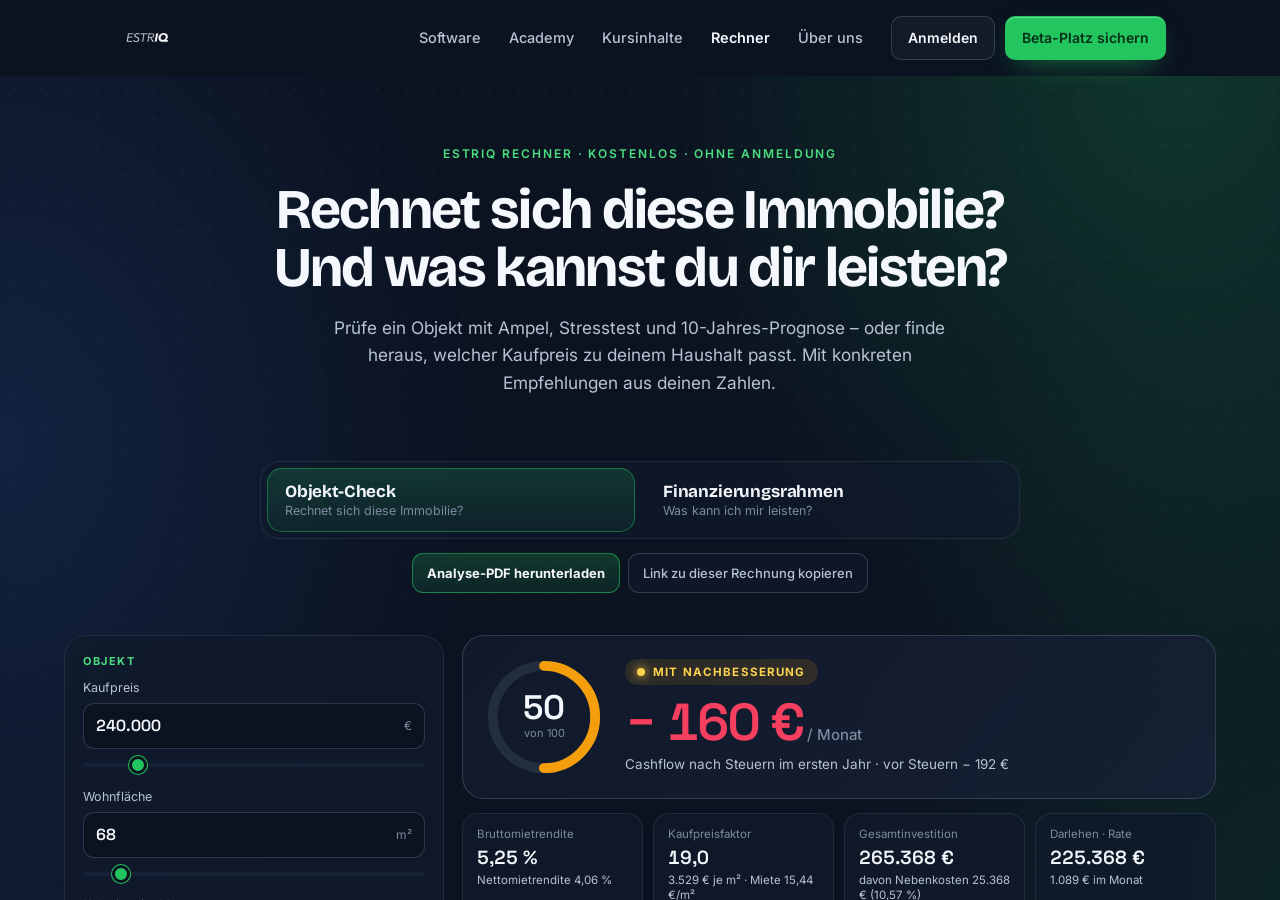
<file: rechner/index.html>
<!doctype html>
<html lang="de">
<head>
<meta charset="utf-8" />
<meta name="viewport" content="width=device-width,initial-scale=1,viewport-fit=cover" />
<title>ESTRIQ Rechner – Objekt-Check und Finanzierungsrahmen</title>
<meta name="description" content="Kostenlose Immobilien-Rechner: Objekt-Check mit Ampel, Stresstest, Steuereffekt und 10-Jahres-Prognose sowie Finanzierungsrahmen – was kannst du dir leisten?" />
<meta property="og:title" content="ESTRIQ Rechner – Lohnt sich diese Immobilie wirklich?" />
<meta property="og:description" content="Objekt-Check mit Ampel, Stresstest und Prognose. Finanzierungsrahmen mit Kaufpreis-Korridor. Kostenlos, ohne Anmeldung." />
<meta property="og:type" content="website" />
<meta property="og:image" content="https://estriq.com/academy/og.png" />
<meta name="robots" content="index,follow" />
<meta name="theme-color" content="#0B1220" />
<link rel="canonical" href="https://estriq.com/rechner/" />
<link rel="icon" type="image/png" sizes="192x192" href="../icon-192.png" />
<link rel="apple-touch-icon" href="../icon-192.png" />
<link rel="preconnect" href="https://fonts.googleapis.com">
<link rel="preconnect" href="https://fonts.gstatic.com" crossorigin>
<link href="https://fonts.googleapis.com/css2?family=Bricolage+Grotesque:opsz,wght@12..96,500..800&family=Space+Grotesk:wght@400;500;600;700&family=Inter:wght@400;500;600;700&display=swap" rel="stylesheet">
<link rel="stylesheet" href="rechner.css">
<style>
*,*:before,*:after{box-sizing:border-box}
/* =====================================================================
   ESTRIQ Landing (in index.html integriert) · Corporate Design (dunkel)
   Tinte #0B1220 · Fläche #111A2B · Grün #22C55E · Blau #3B82F6 · Amber #F59E0B
   Display: Bricolage Grotesque · Text: Inter · Zahlen im Produkt: Space Grotesk
   ===================================================================== */
:root{
  --ink-0:#070B14;--ink-1:#0B1220;--ink-2:#111A2B;--ink-3:#172136;
  --line:rgba(148,163,184,.14);--line-2:rgba(148,163,184,.26);
  --tx-0:#F4F7FB;--tx-1:#B7C2D2;--tx-2:#7C8A9E;
  --green:#22C55E;--green-2:#4ADE80;--green-3:#15803D;--green-ink:#052E16;
  --blue:#3B82F6;--blue-2:#93C5FD;--amber:#F59E0B;--amber-2:#FCD34D;--rose:#F43F5E;
  --font-d:"Bricolage Grotesque",system-ui,-apple-system,sans-serif;
  --font-b:"Inter",system-ui,-apple-system,sans-serif;
  --font-n:"Space Grotesk",system-ui,sans-serif;
  --lr:18px;--lr-lg:24px;--wrap:1180px;--pad:clamp(20px,5vw,64px);--navh:76px;
  --ease:cubic-bezier(.2,.8,.2,1);
}













#landing{position:fixed;inset:0;z-index:55;overflow-y:auto;overflow-x:hidden;background:var(--ink-1);color:var(--tx-0);
  font-family:var(--font-b);font-size:16px;line-height:1.6;-webkit-font-smoothing:antialiased;-moz-osx-font-smoothing:grayscale;
  -webkit-overflow-scrolling:touch;touch-action:pan-y;overscroll-behavior:contain;scroll-behavior:smooth}
#landing.hide{display:none}
#landing.modal-open{overflow:hidden}
/* Element-Grundregeln mit niedriger Spezifität (:where), damit Klassen sie überschreiben können */
:where(#landing) h1,:where(#landing) h2,:where(#landing) h3,:where(.lmodal) h2,:where(.lmodal) h3{margin:0;font-family:var(--font-d);font-weight:700;letter-spacing:-.03em;line-height:1.05}
:where(#landing) p,:where(.lmodal) p{margin:0}
:where(#landing) img{max-width:100%;display:block}
:where(#landing) a{color:inherit}
:where(#landing) button,:where(.lmodal) button{font-family:inherit}
:where(#landing) svg,:where(.lmodal) svg{display:block}
:where(#landing) ::selection,:where(.lmodal) ::selection{background:var(--green);color:var(--green-ink)}
:where(#landing) :focus-visible,:where(.lmodal) :focus-visible{outline:2px solid var(--green-2);outline-offset:3px;border-radius:6px}

.lwrap{max-width:var(--wrap);margin:0 auto;padding:0 var(--pad)}
.sec{padding:clamp(72px,9vw,128px) 0;position:relative;scroll-margin-top:var(--navh)}
.sec-h{margin-bottom:clamp(36px,5vw,64px)}
.sec-h.center{text-align:center}
.sec-h.center .h2,.sec-h.center .lead{margin-left:auto;margin-right:auto}
.leb{display:inline-flex;align-items:center;gap:10px;font-size:12px;font-weight:600;letter-spacing:.16em;
  text-transform:uppercase;color:var(--green-2);margin-bottom:18px}
.leb:before{content:"";width:18px;height:1px;background:currentColor;opacity:.7}
.sec-h.center .leb:before{display:none}
.h2{font-size:clamp(30px,4.2vw,50px);max-width:16em;line-height:1.04}
.lead{font-size:clamp(16px,1.35vw,18.5px);color:var(--tx-1);max-width:36em;margin-top:16px;line-height:1.6}

/* Knöpfe */
.btn{display:inline-flex;align-items:center;justify-content:center;gap:8px;cursor:pointer;border:1px solid transparent;
  border-radius:12px;padding:13px 22px;font-size:15px;font-weight:600;text-decoration:none;white-space:nowrap;
  transition:transform .18s var(--ease),box-shadow .18s,background .18s,border-color .18s,color .18s}
.btn-p{background:var(--green);color:var(--green-ink);
  box-shadow:0 10px 30px -12px rgba(34,197,94,.7),inset 0 1px 0 rgba(255,255,255,.28)}
.btn-p:hover{background:var(--green-2);transform:translateY(-1px);box-shadow:0 16px 36px -12px rgba(34,197,94,.85),inset 0 1px 0 rgba(255,255,255,.3)}
.btn-g{background:rgba(255,255,255,.04);border-color:var(--line-2);color:var(--tx-0)}
.btn-g:hover{background:rgba(255,255,255,.08);border-color:rgba(148,163,184,.45)}
.btn-lg{padding:16px 28px;font-size:16px;border-radius:14px}
.btn-sm{padding:10px 16px;font-size:14px;border-radius:10px}
.btn-block{width:100%;white-space:normal}
.btn svg{width:17px;height:17px}
.btn .arr{transition:transform .18s var(--ease)}
.btn:hover .arr{transform:translateX(3px)}
.btn:disabled{opacity:.7;cursor:default;transform:none}

/* Navigation */
.nav{position:sticky;top:0;z-index:50;transition:background .25s,border-color .25s}
.nav.on{background:rgba(11,18,32,.8);backdrop-filter:blur(18px);-webkit-backdrop-filter:blur(18px);border-bottom:1px solid var(--line)}
.nav-in{max-width:var(--wrap);margin:0 auto;padding:0 var(--pad);height:var(--navh);display:flex;align-items:center;gap:28px}
.logo{display:flex;align-items:center;gap:10px;text-decoration:none;flex:0 0 auto}
.logo img{height:46px;width:auto}
.logo-tx{font-family:var(--font-d);font-weight:800;font-size:26px;letter-spacing:-.03em;display:none;color:var(--tx-0)}
.logo.noimg img{display:none}
.logo.noimg .logo-tx{display:block}
.nav-links{display:flex;gap:28px;margin-left:auto}
.nav-links a{font-size:14.5px;font-weight:500;color:var(--tx-1);text-decoration:none;transition:color .15s}
.nav-links a:hover{color:var(--tx-0)}
.nav-cta{display:flex;align-items:center;gap:10px;margin-left:auto}
.nav-links+.nav-cta{margin-left:0}

/* Held */
.hero{position:relative;overflow:hidden;padding:clamp(36px,6vw,80px) 0 clamp(56px,8vw,104px)}
.hero-bg{position:absolute;inset:0;pointer-events:none}
.hero-bg .glow{position:absolute;width:900px;height:900px;right:-240px;top:-380px;border-radius:50%;
  background:radial-gradient(circle,rgba(34,197,94,.22),rgba(34,197,94,.06) 40%,transparent 68%);filter:blur(24px)}
.hero-bg .glow2{position:absolute;width:760px;height:760px;left:-320px;bottom:-360px;border-radius:50%;
  background:radial-gradient(circle,rgba(59,130,246,.16),transparent 65%)}
.hero-bg .dots{position:absolute;inset:0;
  background-image:radial-gradient(rgba(148,163,184,.2) 1px,transparent 1px);background-size:28px 28px;
  -webkit-mask-image:radial-gradient(ellipse 70% 60% at 62% 32%,#000 15%,transparent 72%);
  mask-image:radial-gradient(ellipse 70% 60% at 62% 32%,#000 15%,transparent 72%)}
.hero-in{max-width:var(--wrap);margin:0 auto;padding:0 var(--pad);position:relative;display:grid;
  grid-template-columns:minmax(0,1fr) minmax(0,1fr);gap:clamp(36px,5vw,72px);align-items:center}
.lbadge{display:inline-flex;align-items:center;gap:9px;font-size:12.5px;font-weight:600;color:var(--tx-1);
  background:rgba(255,255,255,.04);border:1px solid var(--line-2);border-radius:99px;padding:7px 14px 7px 10px;margin-bottom:26px}
.lbadge i{width:8px;height:8px;border-radius:50%;background:var(--green);animation:lpPuls 2.2s infinite}
@keyframes lpPuls{0%{box-shadow:0 0 0 0 rgba(34,197,94,.55)}70%{box-shadow:0 0 0 9px rgba(34,197,94,0)}100%{box-shadow:0 0 0 0 rgba(34,197,94,0)}}
.h1{font-size:clamp(40px,6vw,76px);font-weight:750;line-height:.98;letter-spacing:-.035em;max-width:11em}
.h1 em{font-style:normal;background:linear-gradient(90deg,#86EFAC,#4ADE80 45%,#22C55E);
  -webkit-background-clip:text;background-clip:text;color:transparent}
.hero-lead{margin-top:22px;font-size:clamp(16.5px,1.4vw,19px);line-height:1.6;color:var(--tx-1);max-width:31em}
.hero-lead b{color:var(--tx-0);font-weight:600}

/* Warteliste-Formular (Held + Abschluss) */
.wl{display:flex;gap:10px;margin-top:32px;max-width:540px;flex-wrap:wrap}
.wl .fld{flex:1 1 240px;min-width:0;position:relative}
.wl input{width:100%;height:54px;border-radius:14px;border:1px solid var(--line-2);background:rgba(255,255,255,.045);
  color:var(--tx-0);font:inherit;font-size:15.5px;padding:0 16px 0 44px;outline:none;transition:border-color .15s,box-shadow .15s}
.wl input::placeholder{color:var(--tx-2)}
.wl input:focus{border-color:var(--green);box-shadow:0 0 0 4px rgba(34,197,94,.16)}
.wl .fld svg{position:absolute;left:15px;top:50%;transform:translateY(-50%);width:18px;height:18px;color:var(--tx-2);pointer-events:none}
.wl .btn{height:54px;flex:0 0 auto}
.wl-msg{flex-basis:100%;font-size:14px;min-height:20px;color:var(--tx-2);margin-top:-2px}
.wl-msg.ok{color:var(--green-2)}
.wl-msg.bad{color:#FDA4AF}
.cta-note{margin-top:10px;display:flex;flex-wrap:wrap;gap:6px 18px;font-size:13px;color:var(--tx-2)}
.cta-note span{display:inline-flex;align-items:center;gap:6px}
.cta-note svg{width:14px;height:14px;color:var(--green-2)}

/* Einblendung beim Laden */
.up{opacity:0;transform:translateY(18px);animation:lpUp .8s var(--ease) forwards}
.up.d1{animation-delay:.08s}.up.d2{animation-delay:.18s}.up.d3{animation-delay:.28s}.up.d4{animation-delay:.38s}.up.d5{animation-delay:.5s}
@keyframes lpUp{to{opacity:1;transform:none}}

/* Das Cockpit – Signatur-Element im Held */
.stage{position:relative;perspective:1600px;perspective-origin:40% 50%}
.cockpit{position:relative;background:linear-gradient(180deg,#121B2D,#0D1526);border:1px solid rgba(148,163,184,.22);
  border-radius:20px;overflow:hidden;transform:rotateY(-10deg) rotateX(4deg);transform-style:preserve-3d;
  will-change:transform;transition:transform .08s linear;
  box-shadow:0 60px 120px -40px rgba(0,0,0,.75),0 30px 70px -30px rgba(34,197,94,.28),inset 0 1px 0 rgba(255,255,255,.06)}
.ck-top{display:flex;align-items:center;gap:7px;padding:11px 14px;border-bottom:1px solid var(--line);background:rgba(255,255,255,.02)}
.ck-top i{width:9px;height:9px;border-radius:50%;background:rgba(148,163,184,.28)}
.ck-url{margin-left:8px;font-size:11.5px;color:var(--tx-2);background:rgba(255,255,255,.04);border:1px solid var(--line);
  border-radius:7px;padding:4px 10px;flex:1;max-width:190px;text-align:center}
.ck-pill{margin-left:auto;font-size:11px;font-weight:600;color:var(--green-2);background:rgba(34,197,94,.12);
  border:1px solid rgba(34,197,94,.3);border-radius:99px;padding:4px 10px;white-space:nowrap}
.ck-body{display:grid;grid-template-columns:52px 1fr}
.ck-rail{border-right:1px solid var(--line);padding:14px 0;display:flex;flex-direction:column;align-items:center;gap:8px}
.ck-rail i{width:30px;height:30px;border-radius:9px;display:grid;place-items:center;color:var(--tx-2)}
.ck-rail i.on{background:rgba(34,197,94,.14);color:var(--green-2)}
.ck-rail svg{width:15px;height:15px}
.ck-main{padding:18px 18px 16px;min-width:0}
.ck-head{display:flex;align-items:flex-end;justify-content:space-between;gap:10px;margin-bottom:14px}
.ck-eb{display:block;font-size:10px;font-weight:700;letter-spacing:.14em;text-transform:uppercase;color:var(--green-2);margin-bottom:4px}
.ck-head b{font-family:var(--font-n);font-size:19px;font-weight:600;display:block;line-height:1.1}
.ck-head small{font-size:11.5px;color:var(--tx-2)}
.ck-grid{display:grid;grid-template-columns:1.25fr 1fr 1fr;grid-template-rows:auto auto;gap:9px}
.ck-tile{background:rgba(255,255,255,.035);border:1px solid var(--line);border-radius:13px;padding:12px 13px;min-width:0}
.ck-tile.big{grid-row:span 2;display:flex;flex-direction:column;
  background:linear-gradient(160deg,rgba(34,197,94,.18),rgba(255,255,255,.03) 70%);border-color:rgba(34,197,94,.3)}
.ck-lab{font-size:10.5px;color:var(--tx-2);font-weight:500;display:block}
.ck-num{display:block;font-family:var(--font-n);font-weight:600;font-size:17px;letter-spacing:-.02em;margin-top:4px;
  line-height:1.1;font-variant-numeric:tabular-nums;white-space:nowrap}
.ck-tile.big .ck-num{font-size:30px;margin-top:8px}
.ck-tile small{display:block;font-size:10.5px;color:var(--tx-2);margin-top:4px}
.ck-num.amber{color:var(--amber)}
.ck-num.green{color:var(--green-2)}
.spark{margin-top:auto;padding-top:10px;width:100%;height:46px}
.spark path.l{fill:none;stroke:var(--green-2);stroke-width:2;stroke-linecap:round;stroke-linejoin:round}
.spark path.a{fill:url(#sg);stroke:none}
.ck-list{margin-top:10px;display:flex;flex-direction:column;gap:6px}
.ck-row{display:grid;grid-template-columns:20px 1fr auto;align-items:center;gap:9px;font-size:11.5px;
  background:rgba(255,255,255,.03);border:1px solid var(--line);border-radius:10px;padding:8px 10px}
.ck-row .ic{width:20px;height:20px;border-radius:6px;display:grid;place-items:center;background:rgba(59,130,246,.16);color:var(--blue-2)}
.ck-row .ic.fe{background:rgba(245,158,11,.16);color:var(--amber-2)}
.ck-row .ic svg{width:11px;height:11px}
.ck-row .nm{font-weight:500;min-width:0;overflow:hidden;text-overflow:ellipsis;white-space:nowrap}
.ck-row .nm small{display:block;font-size:10px;color:var(--tx-2);font-weight:400}
.ck-row b{font-family:var(--font-n);font-size:12px;color:var(--green-2);white-space:nowrap}

.ktoast{position:absolute;z-index:3;display:flex;align-items:center;gap:10px;background:rgba(17,26,43,.94);
  backdrop-filter:blur(12px);-webkit-backdrop-filter:blur(12px);border:1px solid var(--line-2);border-radius:14px;
  padding:9px 14px 9px 9px;font-size:12.5px;font-weight:500;box-shadow:0 20px 40px -16px rgba(0,0,0,.65);
  opacity:0;transform:translateY(12px);animation:lpToastIn .7s var(--ease) forwards;white-space:nowrap}
.ktoast .tk{width:28px;height:28px;border-radius:9px;display:grid;place-items:center;background:rgba(34,197,94,.18);color:var(--green-2);flex:0 0 auto}
.ktoast .tk.bl{background:rgba(59,130,246,.18);color:var(--blue-2)}
.ktoast .tk svg{width:14px;height:14px}
.ktoast small{display:block;font-size:10.5px;color:var(--tx-2);font-weight:400;line-height:1.3}
.ktoast.t1{left:34px;bottom:-44px;animation-delay:1.2s}
.ktoast.t2{right:-24px;top:54px;animation-delay:1.9s}
@keyframes lpToastIn{to{opacity:1;transform:translateY(0)}}

/* Vertrauensstreifen */
.trust{border-top:1px solid var(--line);border-bottom:1px solid var(--line);background:rgba(255,255,255,.015)}
.trust-in{max-width:var(--wrap);margin:0 auto;padding:0 var(--pad);display:grid;grid-template-columns:repeat(4,1fr)}
.trust-it{display:flex;align-items:center;gap:13px;padding:22px 20px;border-left:1px solid var(--line);font-size:13px;color:var(--tx-1);line-height:1.4}
.trust-it:first-child{border-left:none;padding-left:0}
.trust-it b{display:block;color:var(--tx-0);font-weight:600;font-size:14px;margin-bottom:1px}
.trust-it .ti{flex:0 0 auto;width:38px;height:38px;border-radius:11px;display:grid;place-items:center;background:rgba(34,197,94,.1);color:var(--green-2)}
.trust-it svg{width:18px;height:18px}

/* Drei Fragen */
.fragen{display:grid;grid-template-columns:repeat(3,1fr);gap:16px}
.frage{background:var(--ink-2);border:1px solid var(--line);border-radius:var(--lr);padding:28px 26px 26px;display:flex;flex-direction:column;gap:18px;
  transition:border-color .2s,transform .2s var(--ease)}
.frage:hover{border-color:rgba(148,163,184,.32);transform:translateY(-2px)}
.frage .fq{font-family:var(--font-d);font-size:clamp(19px,1.7vw,23px);font-weight:600;letter-spacing:-.02em;line-height:1.28}
.frage .fa{margin-top:auto;display:flex;gap:11px;align-items:flex-start;padding-top:18px;border-top:1px solid var(--line);font-size:13.5px;color:var(--tx-1);line-height:1.55}
.frage .fa i{flex:0 0 auto;width:22px;height:22px;border-radius:50%;display:grid;place-items:center;background:rgba(34,197,94,.15);color:var(--green-2);margin-top:1px}
.frage .fa svg{width:11px;height:11px}
.frage .fa b{color:var(--tx-0);font-weight:600}
.fragen-note{margin-top:30px;font-size:clamp(16px,1.4vw,18px);color:var(--tx-1);text-align:center}
.fragen-note b{color:var(--tx-0);font-weight:600}

/* Ein Monat mit ESTRIQ – Zeitstrahl */
.ltl{position:relative;display:flex;flex-direction:column;gap:clamp(56px,7vw,100px)}
.ltl-rail{position:absolute;left:27px;top:28px;bottom:28px;width:2px;background:var(--line);border-radius:2px;overflow:hidden}
.ltl-rail i{display:block;width:100%;height:0;background:linear-gradient(180deg,var(--green-2),var(--green));border-radius:2px}
.st{display:grid;grid-template-columns:56px minmax(0,1fr) minmax(0,1.12fr);min-width:0;gap:0 clamp(24px,3.5vw,52px);align-items:center;position:relative}
.st-date{position:relative;z-index:2;width:56px;height:56px;border-radius:16px;display:flex;flex-direction:column;align-items:center;justify-content:center;
  background:var(--ink-2);border:1px solid var(--line-2);font-family:var(--font-n);font-weight:700;font-size:19px;line-height:1;
  box-shadow:0 0 0 8px var(--ink-1);transition:border-color .4s,color .4s,box-shadow .4s}
.st-date small{font-family:var(--font-b);font-size:9px;letter-spacing:.14em;text-transform:uppercase;color:var(--tx-2);font-weight:600;margin-top:3px}
.st.on .st-date{border-color:var(--green);color:var(--green-2);box-shadow:0 0 0 8px var(--ink-1),0 0 28px rgba(34,197,94,.35)}
.st-tx h3{font-size:clamp(22px,2.2vw,30px);letter-spacing:-.025em;line-height:1.12}
.st-tx p{margin-top:12px;font-size:15.5px;line-height:1.65;color:var(--tx-1);max-width:30em}
.st-kpi{margin-top:18px;display:inline-flex;align-items:center;gap:8px;font-size:12.5px;font-weight:600;color:var(--green-2);
  background:rgba(34,197,94,.1);border:1px solid rgba(34,197,94,.26);border-radius:99px;padding:6px 12px}
.st-kpi svg{width:13px;height:13px}
.st-vis{perspective:1400px;min-width:0}
.st-tx{min-width:0}
.pcard{background:linear-gradient(180deg,#131C2E,#0E1626);border:1px solid rgba(148,163,184,.2);border-radius:18px;padding:20px;
  box-shadow:0 40px 80px -30px rgba(0,0,0,.7),inset 0 1px 0 rgba(255,255,255,.05);
  opacity:0;transform:rotateY(-9deg) rotateX(3deg) translateY(24px);transition:transform .9s var(--ease),opacity .9s var(--ease)}
.st.on .pcard{opacity:1;transform:none}

/* Mini-UI-Bausteine (in allen Produktkarten) */
.ui-h{display:flex;justify-content:space-between;align-items:flex-start;gap:8px 10px;margin-bottom:14px;flex-wrap:wrap}
.ui-h span{display:block;font-size:10px;font-weight:700;letter-spacing:.14em;text-transform:uppercase;color:var(--green-2);margin-bottom:4px}
.ui-h b{font-family:var(--font-n);font-size:17px;font-weight:600;display:block;line-height:1.15}
.pill{font-size:10.5px;font-weight:600;color:var(--tx-1);background:rgba(255,255,255,.05);border:1px solid var(--line);border-radius:99px;padding:4px 9px;white-space:nowrap}
.pill.gr{color:var(--green-2);background:rgba(34,197,94,.1);border-color:rgba(34,197,94,.26)}
.pill.am{color:var(--amber-2);background:rgba(245,158,11,.1);border-color:rgba(245,158,11,.3)}
.ui-list{display:flex;flex-direction:column;gap:7px}
.ui-row{display:flex;align-items:center;gap:10px;background:rgba(255,255,255,.035);border:1px solid var(--line);border-radius:11px;padding:10px 12px;font-size:12.5px;transition:border-color .3s,background .3s}
.ui-row .nm{flex:1;min-width:0;font-weight:500;overflow:hidden;text-overflow:ellipsis;white-space:nowrap}
.ui-row .nm small{display:block;font-size:10.5px;color:var(--tx-2);font-weight:400;margin-top:1px}
.ui-row b{font-family:var(--font-n);font-size:13px;font-variant-numeric:tabular-nums;white-space:nowrap}
.chk{flex:0 0 auto;width:22px;height:22px;border-radius:50%;border:1.5px solid rgba(148,163,184,.35);display:grid;place-items:center;color:transparent;
  transition:background .35s,border-color .35s,color .35s,transform .35s var(--ease)}
.chk svg{width:11px;height:11px}
.ui-row.done .chk{background:var(--green);border-color:var(--green);color:var(--green-ink);transform:scale(1.08)}
.ui-row.done{border-color:rgba(34,197,94,.3)}
.ui-row.offen{border-color:rgba(245,158,11,.38);background:rgba(245,158,11,.08)}
.ui-row.offen .stt{flex:0 0 auto;font-size:10px;font-weight:700;color:var(--amber-2);letter-spacing:.08em;text-transform:uppercase}
.ui-foot{margin-top:12px;display:flex;justify-content:space-between;align-items:center;font-size:11.5px;color:var(--tx-2)}
.ui-foot b{color:var(--tx-0);font-family:var(--font-n);font-weight:600}
.ui-bar{flex:1;height:5px;border-radius:99px;background:rgba(148,163,184,.16);overflow:hidden}
.ui-bar i{display:block;height:100%;width:0;border-radius:99px;background:linear-gradient(90deg,var(--green-3),var(--green-2));transition:width 1.1s var(--ease) .2s}
.on .ui-bar i,.in .ui-bar i{width:var(--w)}
.ui-big{font-family:var(--font-n);font-size:40px;font-weight:600;letter-spacing:-.03em;line-height:1;color:var(--green-2);font-variant-numeric:tabular-nums}
.ui-big small{font-family:var(--font-b);font-size:12px;color:var(--tx-2);font-weight:500;letter-spacing:0;display:block;margin-top:6px}
.ui-kv{display:grid;grid-template-columns:1fr 1fr;gap:9px}
.ui-kv div{background:rgba(255,255,255,.04);border:1px solid var(--line);border-radius:12px;padding:12px 13px;min-width:0}
.ui-kv b{display:block;font-family:var(--font-n);font-size:19px;font-weight:600;letter-spacing:-.02em;white-space:nowrap;font-variant-numeric:tabular-nums}
.ui-kv small{display:block;font-size:10.5px;color:var(--tx-2);margin-top:3px}
.ui-kv .gr{color:var(--green-2)}
.ui-kv .bl{color:var(--blue-2)}

/* Wasserfall (Cashflow) */
.wf{display:flex;align-items:flex-end;gap:12px;height:176px;padding-top:6px}
.wf>div{flex:1;display:flex;flex-direction:column;justify-content:flex-end;align-items:center;height:100%;min-width:0}
.wf .bar{width:100%;height:0;border-radius:8px 8px 3px 3px;transition:height 1s var(--ease)}
.wf>div:nth-child(2) .bar{transition-delay:.15s}.wf>div:nth-child(3) .bar{transition-delay:.3s}.wf>div:nth-child(4) .bar{transition-delay:.45s}
.on .wf .bar{height:var(--h)}
.wf .plus{background:linear-gradient(180deg,var(--green-2),var(--green-3))}
.wf .minus{background:linear-gradient(180deg,rgba(244,63,94,.85),rgba(244,63,94,.3))}
.wf .minus2{background:linear-gradient(180deg,rgba(148,163,184,.65),rgba(148,163,184,.22))}
.wf .rest{background:linear-gradient(180deg,#86EFAC,var(--green));box-shadow:0 0 24px rgba(34,197,94,.35)}
.wf .lb{font-size:10.5px;color:var(--tx-2);margin-top:8px;white-space:nowrap}
.wf .vl{font-family:var(--font-n);font-size:12.5px;font-weight:600;margin-top:3px;white-space:nowrap;font-variant-numeric:tabular-nums}
.wf .vl.neg{color:#FDA4AF}.wf .vl.pos{color:var(--green-2)}

/* Handy-Rahmen */
.phone{width:min(260px,100%);margin:0 auto;background:#0B1220;border:1px solid rgba(148,163,184,.3);border-radius:36px;padding:12px;
  box-shadow:0 40px 80px -30px rgba(0,0,0,.75),inset 0 0 0 1px rgba(255,255,255,.04)}
.phone .notch{width:84px;height:24px;border-radius:99px;background:#000;margin:0 auto 10px}
.phone .scr{background:linear-gradient(180deg,#121B2D,#0D1526);border-radius:24px;padding:14px 12px 16px;min-height:390px}
.phone .ui-row{padding:9px 10px}
.phone .ui-big{font-size:30px}
.ob{display:flex;flex-direction:column;gap:6px;background:rgba(255,255,255,.035);border:1px solid var(--line);border-radius:11px;padding:10px 11px;font-size:12px}
.ob .t{display:flex;justify-content:space-between;align-items:center;gap:8px}
.ob .t span{font-weight:500;overflow:hidden;text-overflow:ellipsis;white-space:nowrap}
.ob .t b{font-family:var(--font-n);color:var(--green-2);font-size:12.5px;white-space:nowrap}
.ob .u{display:flex;align-items:center;gap:8px;font-size:10.5px;color:var(--tx-2)}
.ob .u .ui-bar{height:4px}

/* Bento-Raster */
.bento{display:grid;grid-template-columns:repeat(12,1fr);gap:16px}
.bc{background:var(--ink-2);border:1px solid var(--line);border-radius:var(--lr-lg);padding:26px;position:relative;overflow:hidden;
  display:flex;flex-direction:column;gap:18px;transition:border-color .2s,transform .2s var(--ease)}
.bc:hover{border-color:rgba(148,163,184,.32);transform:translateY(-2px)}
.bc-7{grid-column:span 7}.bc-5{grid-column:span 5}.bc-4{grid-column:span 4}.bc-12{grid-column:span 12}
.bc h3{font-size:clamp(19px,1.6vw,22px);letter-spacing:-.02em;line-height:1.2}
.bc p{font-size:14px;color:var(--tx-1);line-height:1.6;margin-top:8px}
.bc .vis{margin-top:auto}
.bc-12{flex-direction:row;align-items:center;gap:clamp(24px,4vw,56px)}
.bc-12>div{flex:1;min-width:0}
.bc-12 .vis{margin-top:0;flex:0 0 min(420px,46%)}
.jahr{display:flex;align-items:flex-end;gap:5px;height:118px}
.jahr i{flex:1;background:linear-gradient(180deg,var(--green-2),var(--green-3));border-radius:4px 4px 2px 2px;height:0;transition:height .9s var(--ease);opacity:.9}
.jahr i.lo{background:linear-gradient(180deg,rgba(148,163,184,.55),rgba(148,163,184,.2))}
.in .jahr i{height:var(--h)}
.jahr-m{display:flex;gap:5px;margin-top:6px}
.jahr-m span{flex:1;text-align:center;font-size:9px;color:var(--tx-2)}
.formel{background:rgba(255,255,255,.04);border:1px solid var(--line);border-radius:12px;padding:12px 14px;font-family:var(--font-n);font-size:13px;color:var(--green-2)}
.merke{margin-top:10px;border-left:3px solid var(--green);padding:10px 13px;background:rgba(34,197,94,.08);border-radius:0 10px 10px 0;font-size:12.5px;line-height:1.55;color:var(--tx-1)}
.arten{display:flex;flex-direction:column;gap:7px}
.art{display:flex;align-items:center;gap:11px;background:rgba(255,255,255,.035);border:1px solid var(--line);border-radius:11px;padding:10px 12px;font-size:12.5px}
.art .ic{flex:0 0 auto;width:28px;height:28px;border-radius:8px;display:grid;place-items:center}
.art .ic svg{width:14px;height:14px}
.art .ic.a{background:rgba(59,130,246,.16);color:var(--blue-2)}
.art .ic.b{background:rgba(245,158,11,.16);color:var(--amber-2)}
.art .ic.c{background:rgba(34,197,94,.16);color:var(--green-2)}
.art .nm{flex:1;font-weight:500}
.art .nm small{display:block;font-size:10.5px;color:var(--tx-2);font-weight:400}
.chips{display:flex;flex-wrap:wrap;gap:7px}
.chips span{font-size:12px;background:rgba(34,197,94,.1);border:1px solid rgba(34,197,94,.22);color:#C8E8D6;border-radius:9px;padding:6px 11px}
.chips span.mehr{background:transparent;border-color:var(--line-2);color:var(--tx-2)}
.tipp{background:linear-gradient(160deg,rgba(245,158,11,.14),rgba(255,255,255,.03) 70%);border:1px solid rgba(245,158,11,.3);border-radius:16px;padding:18px}
.tipp .th{display:flex;align-items:center;gap:9px;font-size:10.5px;font-weight:700;letter-spacing:.12em;text-transform:uppercase;color:var(--amber-2)}
.tipp .th svg{width:14px;height:14px}
.tipp b{display:block;font-family:var(--font-n);font-size:16px;font-weight:600;margin-top:10px;line-height:1.3}
.tipp p{font-size:13px;color:var(--tx-1);margin-top:8px;line-height:1.55}
.tipp .tb{margin-top:14px;display:inline-flex;align-items:center;gap:6px;font-size:12.5px;font-weight:600;color:var(--tx-0);
  background:rgba(255,255,255,.06);border:1px solid var(--line-2);border-radius:9px;padding:8px 12px}
.tipp .tb svg{width:13px;height:13px}

/* Schritte */
.steps{display:grid;grid-template-columns:repeat(3,1fr);gap:16px}
.step{background:var(--ink-2);border:1px solid var(--line);border-radius:var(--lr);padding:28px 26px;position:relative}
.step-n{font-family:var(--font-n);font-size:12.5px;font-weight:700;color:var(--green-2);letter-spacing:.12em;text-transform:uppercase;
  margin-bottom:18px;display:flex;align-items:center;gap:12px}
.step-n:after{content:"";flex:1;height:1px;background:var(--line)}
.step h3{font-size:21px;letter-spacing:-.02em;line-height:1.2}
.step p{margin-top:10px;font-size:14.5px;color:var(--tx-1);line-height:1.6}
.step .t{margin-top:18px;font-size:12.5px;color:var(--tx-2);display:flex;gap:7px;align-items:center}
.step .t svg{width:14px;height:14px;color:var(--green-2)}

/* Gründer */
.gruender{display:grid;grid-template-columns:minmax(0,.86fr) minmax(0,1.14fr);gap:clamp(32px,5vw,80px);align-items:center}
.gr-card{position:relative;background:var(--ink-2);border:1px solid var(--line);border-radius:var(--lr-lg);padding:22px;overflow:hidden}
.gr-card:before{content:"";position:absolute;inset:0;pointer-events:none;background:radial-gradient(60% 50% at 30% 0%,rgba(34,197,94,.16),transparent 70%)}
.gr-photo{position:relative;aspect-ratio:4/5;border-radius:18px;overflow:hidden;border:1px solid var(--line);
  background:linear-gradient(160deg,#1A2540,#0B1220);display:grid;place-items:center}
.gr-photo img{width:100%;height:100%;object-fit:cover;position:absolute;inset:0}
.gr-photo .mono{font-family:var(--font-d);font-size:clamp(80px,9vw,120px);font-weight:800;letter-spacing:-.06em;color:rgba(148,163,184,.22);line-height:1}
.gr-photo .tag{position:absolute;left:14px;bottom:14px;font-size:11px;font-weight:600;color:var(--tx-1);background:rgba(11,18,32,.75);
  backdrop-filter:blur(8px);border:1px solid var(--line-2);border-radius:99px;padding:6px 11px}
.gr-photo.hasimg .mono{display:none}
.gr-name{position:relative;margin-top:18px;font-family:var(--font-d);font-size:23px;font-weight:700;letter-spacing:-.02em}
.gr-role{position:relative;font-size:13.5px;color:var(--tx-1);margin-top:3px;line-height:1.5}
.gr-facts{position:relative;margin-top:16px;display:grid;grid-template-columns:repeat(3,1fr);gap:8px}
.gr-fact{background:rgba(255,255,255,.035);border:1px solid var(--line);border-radius:12px;padding:10px 12px;min-width:0}
.gr-fact b{display:block;font-family:var(--font-n);font-size:17px;font-weight:600;white-space:nowrap}
.gr-fact small{font-size:11px;color:var(--tx-2);display:block;margin-top:2px}
.gr-tx blockquote{margin:0;font-family:var(--font-d);font-size:clamp(19px,1.9vw,25px);font-weight:500;line-height:1.42;letter-spacing:-.015em;color:var(--tx-0)}
.gr-tx blockquote em{font-style:normal;color:var(--green-2)}
.gr-sig{margin-top:18px;font-size:14px;color:var(--tx-2);display:flex;align-items:center;gap:12px}
.gr-sig:before{content:"";width:28px;height:1px;background:var(--green-2)}
.gr-pr{margin-top:32px;display:grid;gap:12px}
.gr-p{display:flex;gap:14px;align-items:flex-start;padding:16px 18px;background:rgba(255,255,255,.03);border:1px solid var(--line);border-radius:14px}
.gr-p .ic{flex:0 0 auto;width:36px;height:36px;border-radius:11px;display:grid;place-items:center;background:rgba(34,197,94,.12);color:var(--green-2)}
.gr-p .ic svg{width:17px;height:17px}
.gr-p b{display:block;font-size:15px;font-weight:600;margin-bottom:2px}
.gr-p span{font-size:13.5px;color:var(--tx-1);line-height:1.55}

/* Preise */
.plans{display:grid;grid-template-columns:repeat(2,1fr);gap:16px;align-items:stretch;max-width:820px;margin:8px auto 0}
.plans .plan ul{flex:1 0 auto;align-content:start}
.plan{position:relative;background:var(--ink-2);border:1px solid var(--line);border-radius:var(--lr-lg);padding:32px 28px 28px;display:flex;flex-direction:column}
.plan.top{border-color:rgba(34,197,94,.45);background:linear-gradient(180deg,rgba(34,197,94,.1),var(--ink-2) 42%);box-shadow:0 30px 70px -30px rgba(34,197,94,.4)}
.plan.life{border-color:rgba(245,158,11,.45);background:linear-gradient(180deg,rgba(245,158,11,.1),var(--ink-2) 42%)}
.plan-flag{position:absolute;top:-13px;left:26px;font-size:11px;font-weight:700;letter-spacing:.08em;text-transform:uppercase;border-radius:99px;padding:5px 12px;background:var(--green);color:var(--green-ink)}
.plan.life .plan-flag{background:var(--amber);color:#3B1F00}
.plan-n{font-size:14px;font-weight:600;color:var(--tx-1);letter-spacing:.02em}
.plan-p{margin-top:10px;font-family:var(--font-d);font-size:46px;font-weight:700;letter-spacing:-.03em;line-height:1;display:flex;align-items:baseline;gap:7px;font-variant-numeric:tabular-nums}
.plan-p span{font-family:var(--font-b);font-size:14px;font-weight:500;color:var(--tx-2);letter-spacing:0}
.plan-d{margin-top:12px;font-size:14px;color:var(--tx-1);line-height:1.55;min-height:44px}
.plan ul{list-style:none;margin:22px 0 0;padding:22px 0 0;border-top:1px solid var(--line);display:grid;gap:11px;font-size:14px}
.plan li{display:flex;gap:10px;align-items:flex-start;line-height:1.45}
.plan li:before{content:"";flex:0 0 auto;width:18px;height:18px;border-radius:50%;margin-top:1px;background:rgba(34,197,94,.16);
  -webkit-mask:none;mask:none;
  background-image:url("data:image/svg+xml;utf8,<svg xmlns='http://www.w3.org/2000/svg' viewBox='0 0 24 24' fill='none' stroke='%234ADE80' stroke-width='3.2' stroke-linecap='round' stroke-linejoin='round'><path d='M20 6L9 17l-5-5'/></svg>");
  background-repeat:no-repeat;background-position:center;background-size:10px}
.plan.life li:before{background-color:rgba(245,158,11,.16);
  background-image:url("data:image/svg+xml;utf8,<svg xmlns='http://www.w3.org/2000/svg' viewBox='0 0 24 24' fill='none' stroke='%23FCD34D' stroke-width='3.2' stroke-linecap='round' stroke-linejoin='round'><path d='M20 6L9 17l-5-5'/></svg>")}
.plan .btn{margin-top:auto}
.plan ul+.btn{margin-top:26px}
.plan-note{margin-top:12px;font-size:12px;color:var(--tx-2);text-align:center;line-height:1.45}
.plans-note{margin-top:26px;text-align:center;font-size:13.5px;color:var(--tx-2);display:flex;justify-content:center;gap:8px 22px;flex-wrap:wrap}
.plans-note span{display:inline-flex;align-items:center;gap:7px}
.plans-note svg{width:14px;height:14px;color:var(--green-2)}

/* FAQ */
.faq{max-width:840px;margin:0 auto;border-top:1px solid var(--line)}
.faq details{border-bottom:1px solid var(--line)}
.faq summary{list-style:none;cursor:pointer;display:flex;justify-content:space-between;align-items:center;gap:16px;padding:22px 4px;
  font-family:var(--font-d);font-size:clamp(17px,1.5vw,20px);font-weight:600;letter-spacing:-.015em;line-height:1.3}
.faq summary{overflow-wrap:anywhere}
.faq summary::-webkit-details-marker{display:none}
.faq summary i{flex:0 0 auto;width:30px;height:30px;border-radius:50%;border:1px solid var(--line-2);display:grid;place-items:center;color:var(--tx-1);transition:transform .25s var(--ease),background .25s,border-color .25s}
.faq summary i svg{width:13px;height:13px}
.faq details[open] summary i{transform:rotate(45deg);background:rgba(34,197,94,.15);border-color:rgba(34,197,94,.4);color:var(--green-2)}
.faq details p{padding:0 4px 24px;font-size:15px;color:var(--tx-1);line-height:1.68;max-width:46em}

/* Abschluss */
.final{position:relative;text-align:center;padding:clamp(88px,11vw,150px) 0}
.final:before{content:"";position:absolute;left:50%;top:-340px;width:1100px;height:680px;transform:translateX(-50%);pointer-events:none;
  background:radial-gradient(50% 50% at 50% 50%,rgba(34,197,94,.22),rgba(34,197,94,.06) 45%,transparent 70%)}
.final .lwrap{position:relative}
.final .h2{max-width:14em;margin:0 auto}
.final .lead{margin:18px auto 0}
.final .wl{margin:36px auto 0;justify-content:center;max-width:660px}
.final .cta-note{justify-content:center}

/* Fußzeile */
.foot{border-top:1px solid var(--line);padding:34px 0 40px}
.foot-in{display:flex;align-items:center;gap:22px;flex-wrap:wrap}
.foot .logo img{height:38px}
.foot-tx{display:flex;flex-direction:column;gap:2px;font-size:13px;color:var(--tx-2);margin-right:auto;line-height:1.45}
.foot-tx b{color:var(--tx-1);font-weight:500}
.foot-links{display:flex;gap:20px;align-items:center;font-size:13.5px;flex-wrap:wrap}
.foot-links a,.foot-links button{color:var(--tx-1);background:none;border:none;cursor:pointer;font:inherit;padding:0;text-decoration:none;transition:color .15s}
.foot-links a:hover,.foot-links button:hover{color:var(--tx-0)}

/* Fester Knopf am Handy */
.sticky{position:fixed;left:0;right:0;bottom:0;z-index:45;display:none;align-items:center;gap:12px;padding:12px 16px;
  padding-bottom:calc(12px + env(safe-area-inset-bottom));background:rgba(11,18,32,.92);backdrop-filter:blur(16px);-webkit-backdrop-filter:blur(16px);
  border-top:1px solid var(--line-2);transform:translateY(110%);transition:transform .3s var(--ease)}
.sticky.on{transform:none}
.sticky-tx{flex:1;min-width:0}
.sticky-tx b{display:block;font-size:14px}
.sticky-tx span{font-size:12px;color:var(--tx-2)}
.sticky .btn{flex:0 0 auto}

/* Popups */
.lmodal{position:fixed;inset:0;z-index:75;display:grid;place-items:center;padding:20px;background:rgba(3,6,12,.72);
  backdrop-filter:blur(10px);-webkit-backdrop-filter:blur(10px);animation:lmIn .2s ease both;
  font-family:var(--font-b);color:var(--tx-0);line-height:1.6;-webkit-font-smoothing:antialiased}
#impressum.lmodal{z-index:80}
@keyframes lmIn{from{opacity:0}to{opacity:1}}
@keyframes mbIn{from{opacity:0;transform:translateY(14px) scale(.98)}to{opacity:1;transform:none}}
.mbox{position:relative;width:min(480px,100%);background:var(--ink-2);border:1px solid var(--line-2);border-radius:22px;padding:34px 30px 30px;
  box-shadow:0 50px 100px -30px rgba(0,0,0,.85);animation:mbIn .28s var(--ease) both;
  max-height:88vh;max-height:88dvh;overflow-y:auto;-webkit-overflow-scrolling:touch}
.mbox.wide{width:min(740px,100%)}
.mclose{position:absolute;top:14px;right:14px;width:36px;height:36px;border-radius:50%;border:1px solid var(--line);background:rgba(255,255,255,.04);
  color:var(--tx-1);cursor:pointer;display:grid;place-items:center;font-size:22px;line-height:1;transition:background .15s}
.mclose:hover{background:rgba(255,255,255,.09)}
.mbox h3{font-size:25px;letter-spacing:-.025em;padding-right:36px}
.msub{margin-top:8px;font-size:14.5px;color:var(--tx-1);line-height:1.55}
.mform{margin-top:22px;display:grid;gap:14px}
.mform label{font-size:12.5px;font-weight:600;color:var(--tx-1);display:block;margin-bottom:6px}
.mform input,.mform select{width:100%;height:50px;border-radius:12px;border:1px solid var(--line-2);background:rgba(255,255,255,.045);
  color:var(--tx-0);font:inherit;font-size:15px;padding:0 14px;outline:none;transition:border-color .15s,box-shadow .15s;-webkit-appearance:none;appearance:none}
.mform select{background-image:url("data:image/svg+xml;utf8,<svg xmlns='http://www.w3.org/2000/svg' viewBox='0 0 24 24' fill='none' stroke='%23B7C2D2' stroke-width='2' stroke-linecap='round' stroke-linejoin='round'><path d='M6 9l6 6 6-6'/></svg>");
  background-repeat:no-repeat;background-position:right 14px center;background-size:16px;padding-right:40px}
.mform select option{background:#111A2B;color:#F4F7FB}
.mform input:focus,.mform select:focus{border-color:var(--green);box-shadow:0 0 0 4px rgba(34,197,94,.16)}
.mform .wl-msg{margin-top:0}
.mlink{margin-top:16px;font-size:13.5px;color:var(--tx-2);text-align:center}
.mlink button{background:none;border:none;color:var(--green-2);font:inherit;font-weight:600;cursor:pointer;padding:0}
.legal h2{font-size:22px;margin:30px 0 12px;letter-spacing:-.02em}
.legal h2:first-child{margin-top:0}
.legal h3{font-size:16px;margin:20px 0 6px;letter-spacing:-.01em}
.legal p{font-size:14px;color:var(--tx-1);line-height:1.68;margin-bottom:10px}
.legal strong{color:var(--tx-0)}
.legal .stand{font-size:12.5px;color:var(--tx-2);font-style:italic;margin-top:22px}

/* Einblenden beim Scrollen */
.rv{opacity:0;transform:translateY(22px);transition:opacity .75s var(--ease),transform .75s var(--ease)}
.rv.in{opacity:1;transform:none}
.rv.d1{transition-delay:.08s}.rv.d2{transition-delay:.16s}.rv.d3{transition-delay:.24s}

/* Bildschirme */
@media(max-width:960px){
  .nav-links{display:none}
  .nav-cta{margin-left:auto}
  .hero-in{grid-template-columns:1fr;gap:44px}
  .hero-bg .glow{right:-320px;top:-320px;width:720px;height:720px}
  .stage{perspective:none;margin:0 6px}
  .cockpit{transform:none!important}
  .ktoast.t1{left:8px;bottom:-22px}
  .ktoast.t2{right:-6px;top:-16px}
  .trust-in{grid-template-columns:1fr 1fr}
  .trust-it{border-left:none;border-top:1px solid var(--line);padding:16px 0}
  .trust-it:nth-child(-n+2){border-top:none}
  .fragen{grid-template-columns:1fr}
  .ltl-rail{display:none}
  .st{grid-template-columns:minmax(0,1fr);gap:18px}
  .st-date{width:auto;height:auto;flex-direction:row;gap:8px;padding:8px 14px;border-radius:99px;box-shadow:none!important;font-size:16px;justify-self:start}
  .st-date small{margin-top:0}
  .pcard{transform:translateY(24px)}
  .bento{grid-template-columns:1fr}
  .bc-7,.bc-5,.bc-4,.bc-12{grid-column:span 1}
  .bc-12{flex-direction:column;align-items:stretch}
  .bc-12 .vis{flex:none}
  .steps{grid-template-columns:1fr}
  .gruender{grid-template-columns:1fr}
  .gr-card{max-width:520px}
  .plans{grid-template-columns:1fr;max-width:520px;margin-left:auto;margin-right:auto}
  .plan-d{min-height:0}
  .sticky{display:flex}
  body{padding-bottom:0}
}
@media(max-width:600px){
  :root{--navh:64px}
  .nav-in{gap:10px}
  .logo img{height:34px;max-width:38vw;object-fit:contain;object-position:left center}
  .nav-cta{gap:2px}
  .nav-cta .btn-sm{padding:9px 12px;font-size:13.5px}
  .nav-cta .btn-g{background:none;border-color:transparent;padding:9px 6px;color:var(--tx-1)}
  .hero{padding-bottom:64px}
  .h1{font-size:clamp(38px,11vw,50px)}
  .hero-lead{font-size:16px}
  .wl .btn{width:100%;white-space:normal;height:auto;min-height:54px}
  .wl .fld{flex-basis:100%}
  .ck-body{grid-template-columns:44px 1fr}
  .ck-main{padding:14px 13px 13px}
  .ck-grid{grid-template-columns:1fr 1fr}
  .ck-tile.big{grid-column:span 2;grid-row:auto}
  .ck-tile.big .ck-num{font-size:28px}
  .ck-url{display:none}
  .ktoast{font-size:11.5px;padding:8px 12px 8px 8px}
  .ktoast .tk{width:24px;height:24px}
  .trust-in{grid-template-columns:1fr}
  .trust-it{border-top:1px solid var(--line)!important;padding:14px 0}
  .trust-it:first-child{border-top:none!important}
  .sec{padding:64px 0}
  .frage{padding:22px 20px}
  .wf{height:150px;gap:6px}
  .wf .lb{white-space:normal;text-align:center;line-height:1.2}
  .wf .vl{font-size:11px}
  .bc{padding:22px}
  .plan{padding:28px 22px 24px}
  .gr-card{padding:16px}
  .gr-facts{grid-template-columns:1fr 1fr 1fr;gap:6px}
  .gr-fact{padding:8px 9px}
  .gr-fact b{font-size:15px}
  .mbox{padding:28px 22px 24px;border-radius:18px}
  .final{padding-bottom:110px}
  .foot{padding-bottom:110px}
}
@media(max-width:400px){
  .nav-cta .btn-g{display:none}
}
@media(max-width:370px){
  .plan-p{font-size:38px}
  .h1{font-size:36px}
  .cockpit .ck-tile.big .ck-num{font-size:24px}
}
@media(prefers-reduced-motion:reduce){
  #landing *,#landing *:before,#landing *:after{animation:none!important;transition:none!important}
  .rv,.up,.ktoast,.pcard{opacity:1!important;transform:none!important}
  .cockpit{transform:none!important}
  .on .wf .bar,.wf .bar{height:var(--h)}
  .jahr i{height:var(--h)}
  .ui-bar i{width:var(--w)}
}

/* Beta-Phase: keine Selbstregistrierung */
.login-tabs.beta-nur-login{display:none}
.beta-hinweis{font-size:12.5px;color:#5A6472;text-align:center;margin-bottom:20px;
  background:#F2F5F8;border:1px solid #E4E8ED;border-radius:11px;padding:11px 14px;line-height:1.5}
.beta-hinweis a{color:#1F6B4A;font-weight:600;text-decoration:underline;
  text-underline-offset:2px;cursor:pointer}


/* =====================================================================
   ESTRIQ Academy (academy/index.html) · baut auf dem Landing-CSS auf
   Neue Klassen tragen die Vorsilbe ac-. Landing-Klassen bleiben unverändert.
   ===================================================================== */
.hide{display:none!important}
.nav-links a.ac-aktiv{color:var(--tx-0);font-weight:600}
.ac-cta{display:flex;flex-wrap:wrap;gap:12px;margin-top:30px}
.ac-countdown{display:flex;align-items:center;gap:8px;margin-top:26px;flex-wrap:wrap}
.ac-cd{min-width:62px;padding:10px 10px 8px;border-radius:14px;background:var(--ink-2);border:1px solid var(--line);text-align:center}
.ac-cd b{display:block;font:600 26px/1 var(--font-n);font-variant-numeric:tabular-nums;color:var(--tx-0)}
.ac-cd span{font-size:11px;color:var(--tx-2);letter-spacing:.04em}
.ac-countdown p{margin-left:10px;font-size:13.5px;color:var(--tx-1);line-height:1.45}
.ac-countdown p b{color:var(--tx-0)}
.ac-cd-klein{justify-content:center;margin:22px 0 4px}
.ac-cd-klein .ac-cd{min-width:56px;padding:8px}
.ac-cd-klein .ac-cd b{font-size:21px}

/* Held: Lektion */
.ac-stage{position:relative;padding:20px 30px 40px}
.ac-lesson{position:relative;background:var(--ink-2);border:1px solid var(--line-2);border-radius:var(--lr-lg);padding:16px;box-shadow:0 50px 100px -40px rgba(0,0,0,.8)}
.ac-video{position:relative;height:230px;border-radius:16px;overflow:hidden;background:linear-gradient(140deg,#1A2A44,#0C1626)}
.ac-vtag{position:absolute;left:18px;top:16px;font:700 11px var(--font-b);letter-spacing:.14em;text-transform:uppercase;color:var(--green-2)}
.ac-vtitle{position:absolute;left:18px;top:38px;font:700 24px/1.08 var(--font-d);letter-spacing:-.02em}
.ac-wf{position:absolute;right:22px;bottom:46px;width:46%;height:120px;display:flex;align-items:flex-end;gap:10px;border-bottom:1px solid var(--line-2)}
.ac-wf i{flex:1;height:var(--h);margin-bottom:var(--o,0);background:var(--c);border-radius:5px 5px 0 0;display:block;transform-origin:bottom;transform:scaleY(.05);transition:transform .9s var(--ease)}
.in .ac-wf i,.up .ac-wf i{transform:none}
.ac-play{position:absolute;left:18px;bottom:46px;width:46px;height:46px;border-radius:50%;background:rgba(255,255,255,.94);color:var(--ink-1);display:grid;place-items:center;font-size:16px;padding-left:3px}
.ac-vbar{position:absolute;left:0;right:0;bottom:0;height:34px;background:rgba(0,0,0,.35);display:flex;align-items:center;gap:10px;padding:0 14px;font:500 11.5px var(--font-n);color:var(--tx-1)}
.ac-vbar div{flex:1;height:4px;border-radius:3px;background:rgba(255,255,255,.18)}
.ac-vbar div i{display:block;height:100%;width:38%;background:var(--green);border-radius:3px}
.ac-lmeta{display:flex;align-items:center;gap:14px;margin:14px 2px 10px}
.ac-lmeta small{display:block;font-size:12px;color:var(--tx-2)}
.ac-lmeta b{font:600 16px var(--font-d)}
.ac-prog{flex:1;height:7px;border-radius:4px;background:var(--ink-3);overflow:hidden}
.ac-prog i{display:block;height:100%;width:30%;background:var(--green)}
.ac-mods{display:grid;gap:8px}
.ac-mod{display:flex;align-items:center;gap:12px;background:var(--ink-3);border-radius:12px;padding:11px 14px}
.ac-mod span{font:600 14px var(--font-n);color:var(--tx-2);width:22px}
.ac-mod b{flex:1;font-size:14px;font-weight:600}
.ac-mod em,.ac-mrow em{font-style:normal;font-size:11.5px;font-weight:700;padding:4px 10px;border-radius:99px;background:rgba(148,163,184,.14);color:var(--tx-1);white-space:nowrap}
em.ok{background:rgba(34,197,94,.15);color:var(--green-2)}
em.nx{background:rgba(245,158,11,.15);color:var(--amber-2)}
em.lk{background:rgba(59,130,246,.16);color:var(--blue-2)}
.ac-chip{position:absolute;background:rgba(17,26,43,.94);border:1px solid var(--line-2);border-radius:18px;padding:14px 16px;box-shadow:0 30px 60px -20px rgba(0,0,0,.7);backdrop-filter:blur(8px)}
.ac-chip b{display:block;font:700 17px var(--font-d);letter-spacing:-.01em}
.ac-chip small{display:block;font-size:12px;color:var(--tx-1);margin-top:2px}
.ac-chip-a{right:-6px;top:-4px}
.ac-chip-b{left:-6px;bottom:0;border-color:rgba(34,197,94,.45)}
.ac-chip-b b{color:var(--green-2)}
.ac-sheet{display:grid;grid-template-columns:repeat(4,26px);gap:4px;margin-top:9px}
.ac-sheet i{height:11px;border-radius:3px;background:var(--ink-3);display:block}
.ac-sheet i.g{background:rgba(34,197,94,.55)}.ac-sheet i.b{background:rgba(59,130,246,.55)}

/* Bundle */
.ac-bundle{display:grid;grid-template-columns:repeat(4,1fr);gap:16px}
.ac-box{background:var(--ink-2);border:1px solid var(--line);border-radius:var(--lr-lg);padding:26px 22px}
.ac-box-top{border-color:rgba(34,197,94,.45);background:linear-gradient(180deg,rgba(34,197,94,.1),var(--ink-2) 55%)}
.ac-ic{width:46px;height:46px;border-radius:14px;display:grid;place-items:center;background:var(--c);color:#fff;margin-bottom:18px}
.ac-ic svg{width:21px;height:21px}
.ac-box h3{font-size:21px;margin-bottom:8px}
.ac-box p{font-size:14.5px;color:var(--tx-1);line-height:1.55}

/* Module */
.ac-modlist{display:grid;grid-template-columns:1fr 1fr;gap:10px 16px}
.ac-mrow{display:flex;align-items:center;gap:16px;background:var(--ink-2);border:1px solid var(--line);border-radius:16px;padding:16px 18px}
.ac-mrow .n{font:600 20px var(--font-n);color:var(--green-2);width:30px;flex:0 0 auto}
.ac-mrow div{flex:1;min-width:0}
.ac-mrow b{display:block;font-size:15.5px;font-weight:600}
.ac-mrow small{display:block;font-size:13px;color:var(--tx-2);margin-top:2px;line-height:1.45}

/* Kurs + Software */
.ac-split{display:grid;grid-template-columns:1fr 1.05fr;gap:clamp(32px,5vw,72px);align-items:center}
.ac-app{background:var(--ink-0);border:1px solid var(--line-2);border-radius:var(--lr-lg);overflow:hidden;box-shadow:0 50px 100px -40px rgba(0,0,0,.8)}
.ac-appbar{display:flex;align-items:center;gap:6px;padding:11px 14px;background:var(--ink-3)}
.ac-appbar i{width:9px;height:9px;border-radius:50%;background:rgba(148,163,184,.35);display:block}
.ac-appbar span{margin-left:10px;font-size:11.5px;color:var(--tx-2)}
.ac-appin{display:grid;grid-template-columns:1.25fr 1fr;gap:14px;padding:18px;background:var(--ink-1)}
.ac-appin small{display:block;font-size:11.5px;color:var(--tx-2)}
.ac-apt{display:block;font:700 22px var(--font-d);margin:2px 0 12px}
.ac-apcard{background:var(--ink-2);border-radius:14px;padding:13px;margin-bottom:10px}
.ac-apcard b{display:block;font:600 21px var(--font-n);margin:2px 0 10px}
.neg{color:var(--rose)}
.ac-skala{position:relative;height:8px;border-radius:5px;background:linear-gradient(90deg,#EF4444 0 38%,#F59E0B 38% 62%,#22C55E 62%);margin-bottom:9px}
.ac-skala i{position:absolute;left:30%;top:-3px;width:14px;height:14px;border-radius:50%;background:#fff;border:3px solid var(--ink-1)}
.ac-apk{display:grid;grid-template-columns:repeat(3,1fr);gap:8px}
.ac-apk div{background:var(--ink-2);border-radius:12px;padding:9px 10px}
.ac-apk b{font:600 14px var(--font-n)}
.ac-apr{background:var(--ink-2);border:1px solid rgba(59,130,246,.45);border-radius:14px;padding:13px}
.ac-blau{color:var(--blue-2)!important;font-weight:700;letter-spacing:.1em;text-transform:uppercase;font-size:10.5px!important}
.ac-apr b{display:block;font-size:14px;margin:4px 0 10px}
.ac-mini{height:96px;border-radius:10px;background:linear-gradient(140deg,#1A2A44,#0C1626);display:grid;place-items:center;font-size:20px;color:#fff;margin-bottom:10px}
.ac-apr span{font-size:12.5px;color:var(--tx-1);line-height:1.5;display:block}

/* Rechner */
.ac-calc{display:grid;grid-template-columns:1.1fr 1fr;gap:16px;max-width:980px;margin:0 auto}
.ac-cin{display:grid;grid-template-columns:1fr 1fr;gap:12px;background:var(--ink-2);border:1px solid var(--line);border-radius:var(--lr-lg);padding:24px;align-content:start}
.ac-cin label{display:block;min-width:0}
.ac-cin label>span{display:block;font-size:12.5px;color:var(--tx-1);margin-bottom:6px}
.ac-in{display:flex;align-items:center;background:var(--ink-1);border:1px solid var(--line-2);border-radius:12px;min-height:50px;padding:0 14px;gap:6px}
.ac-in:focus-within{border-color:var(--green)}
.ac-in input,.ac-in select{flex:1;min-width:0;background:none;border:0;outline:0;color:var(--tx-0);font:600 16px var(--font-n);padding:0}
.ac-in select{font-family:var(--font-b);font-weight:500;appearance:none;-webkit-appearance:none}
.ac-in select option{color:#0B1220}
.ac-in em{font-style:normal;font-size:12.5px;color:var(--tx-2);white-space:nowrap}
.ac-cout{background:linear-gradient(180deg,rgba(34,197,94,.08),var(--ink-2) 40%);border:1px solid rgba(34,197,94,.35);border-radius:var(--lr-lg);padding:24px}
.ac-cout>small{display:block;font-size:12.5px;color:var(--tx-2)}
.ac-big{font:600 48px/1.05 var(--font-n);letter-spacing:-.02em;margin:4px 0 4px;font-variant-numeric:tabular-nums}
.ac-big.neg{color:var(--rose)}.ac-big.pos{color:var(--green-2)}
.ac-wf2{display:flex;align-items:flex-end;gap:10px;height:110px;margin:18px 0 8px;border-bottom:1px solid var(--line-2)}
.ac-wf2 div{flex:1;height:100%;position:relative}
.ac-wf2 i{position:absolute;left:0;right:0;border-radius:5px 5px 0 0;transition:all .5s var(--ease)}
.ac-wf2 span{position:absolute;left:0;right:0;bottom:-22px;text-align:center;font-size:11.5px;color:var(--tx-2)}
.ac-kv{display:flex;justify-content:space-between;gap:10px;padding:9px 0;border-bottom:1px solid var(--line);font-size:14px;color:var(--tx-1)}
.ac-wf2{margin-bottom:34px!important}
.ac-wl input,.ac-wl .fld{box-sizing:border-box}
.ac-kv b{font:600 14.5px var(--font-n);color:var(--tx-0);text-align:right}
.ac-wl{margin-top:18px;display:grid;gap:10px;max-width:none}
.ac-wl .fld{flex:none}
.ac-wl .btn{width:100%;justify-content:center}
.ac-cin{align-self:start}
.ac-fein{font-size:11.5px;color:var(--tx-2);margin-top:12px;line-height:1.5}

/* Preis */
.ac-price{max-width:520px;margin:0 auto}
.ac-price .plan-p{flex-wrap:wrap;gap:4px 12px}
.ac-price .plan-p span{font-size:13.5px}
.ac-abo{font-size:13.5px;color:var(--tx-2);text-align:center;margin-top:18px;line-height:1.6}

@media(max-width:1060px){
  .ac-bundle{grid-template-columns:1fr 1fr}
  .ac-split{grid-template-columns:1fr}
}
@media(max-width:820px){
  .ac-modlist{grid-template-columns:1fr}
  .ac-calc{grid-template-columns:1fr}
  .ac-stage{padding:10px 0 30px}
  .ac-chip-a{right:4px;top:-18px}
}
@media(max-width:600px){
  .ac-bundle{grid-template-columns:1fr}
  .ac-cin{grid-template-columns:1fr 1fr;padding:18px;gap:10px}
  .ac-countdown p{margin-left:0;flex-basis:100%}
  .ac-cd{min-width:0;flex:1}
  .ac-appin{grid-template-columns:1fr}
  .ac-big{font-size:40px}
  .ac-video{height:200px}
  .ac-vtitle{font-size:20px}
}
@media(max-width:600px){
  .ac-chip-a{display:none}
  .ac-chip-b{position:relative;left:auto;bottom:auto;margin-top:12px;display:block}
}
@media(prefers-reduced-motion:reduce){.ac-wf i,.ac-wf2 i{transition:none;transform:none}}

/* ---------- Durchgehender Farbverlauf über die ganze Seite ---------- */
#landing main{position:relative;isolation:isolate}
.eq-flow{position:absolute;inset:0;z-index:-1;pointer-events:none;overflow:hidden;
  background:
    radial-gradient(60vw 900px at 92% 0%,rgba(34,197,94,.20),transparent 70%),
    radial-gradient(55vw 900px at 0% 9%,rgba(59,130,246,.15),transparent 70%),
    radial-gradient(50vw 1000px at 100% 20%,rgba(34,197,94,.10),transparent 70%),
    radial-gradient(55vw 1000px at 0% 32%,rgba(59,130,246,.11),transparent 70%),
    radial-gradient(50vw 1000px at 100% 45%,rgba(34,197,94,.10),transparent 70%),
    radial-gradient(55vw 1000px at 0% 58%,rgba(59,130,246,.11),transparent 70%),
    radial-gradient(50vw 1000px at 100% 71%,rgba(34,197,94,.10),transparent 70%),
    radial-gradient(55vw 1000px at 0% 84%,rgba(59,130,246,.10),transparent 70%),
    radial-gradient(70vw 900px at 50% 100%,rgba(34,197,94,.14),transparent 70%)}
.eq-flow:after{content:"";position:absolute;inset:0;
  background-image:radial-gradient(rgba(148,163,184,.10) 1px,transparent 1px);background-size:28px 28px;
  -webkit-mask-image:linear-gradient(180deg,#000 0,rgba(0,0,0,.35) 18%,rgba(0,0,0,.15) 60%,rgba(0,0,0,.3) 100%);
          mask-image:linear-gradient(180deg,#000 0,rgba(0,0,0,.35) 18%,rgba(0,0,0,.15) 60%,rgba(0,0,0,.3) 100%)}
.hero-bg .glow,.hero-bg .glow2,.hero-bg .dots{display:none}
.final:before{opacity:.6}
.trust{background:rgba(11,18,32,.35)}

/* ---------- Cockpit aus der Landing im Abschnitt Kurs + Software ---------- */
.ac-cockpit .cockpit{transition:transform 1.4s var(--ease)}
.ac-cockpit.in .cockpit{transform:rotateY(-5deg) rotateX(2deg)}
.ac-split .ac-cockpit{padding:30px 10px 50px}

/* ---------- Rechner-Abschnitt ---------- */
.ac-wide{max-width:1320px}
.ac-rcta{display:grid;grid-template-columns:1.3fr 1fr;gap:24px;align-items:center;margin-top:22px;padding:22px 24px;border-radius:22px;
  background:linear-gradient(135deg,rgba(34,197,94,.12),rgba(59,130,246,.08));border:1px solid rgba(34,197,94,.35)}
.ac-rcta b{display:block;font:700 19px var(--font-d);margin-bottom:4px}
.ac-rcta span{font-size:14px;color:var(--tx-1);line-height:1.55}
.ac-rcta .ac-wl{margin-top:0}
@media(max-width:820px){.ac-rcta{grid-template-columns:1fr}}


.ac-rtop{padding-top:clamp(40px,5vw,64px)}
.ac-danke{max-width:760px;margin:0 auto 22px;padding:14px 18px;border-radius:14px;background:rgba(34,197,94,.12);border:1px solid rgba(34,197,94,.45);font-size:14.5px;color:var(--tx-0);text-align:center}
.ac-danke b{color:var(--green-2)}
</style>
</head>
<body>
<div id="landing">
<header class="nav" id="lpNav">
  <div class="nav-in">
    <a class="logo" href="../" aria-label="ESTRIQ Startseite">
      <img src="../estriq.PNG" alt="ESTRIQ">
      <span class="logo-tx">ESTRIQ</span>
    </a>
    <nav class="nav-links" aria-label="Seitennavigation">
      <a href="../">Software</a>
      <a href="../academy/">Academy</a>
      <a href="../academy/#module">Kursinhalte</a>
      <a href="./" aria-current="page" class="ac-aktiv">Rechner</a>
      <a href="../#gruender">Über uns</a>
    </nav>
    <div class="nav-cta">
      <a class="btn btn-g btn-sm" href="../">Anmelden</a>
      <a class="btn btn-p btn-sm" href="../academy/#preis">Beta-Platz sichern</a>
    </div>
  </div>
</header>
<main id="top">
<div class="eq-flow" aria-hidden="true"></div>
<section class="sec ac-rtop" id="rechner">
  <div class="lwrap ac-wide">
    <div class="sec-h center rv">
      <div class="leb">ESTRIQ Rechner · kostenlos · ohne Anmeldung</div>
      <h1 class="h2" style="font-size:clamp(34px,4.4vw,56px)">Rechnet sich diese Immobilie?<br>Und was kannst du dir leisten?</h1>
      <p class="lead">Prüfe ein Objekt mit Ampel, Stresstest und 10-Jahres-Prognose – oder finde heraus, welcher Kaufpreis zu deinem Haushalt passt. Mit konkreten Empfehlungen aus deinen Zahlen.</p>
    </div>
    <div data-estriq-rechner></div>
    <div class="ac-rcta rv">
      <div>
        <b>Dein Analyse-PDF – kostenlos</b>
        <span>Bestätige einmal deine E-Mail-Adresse, dann lädst du deine Analyse als PDF herunter – mit Ampel, Stresstest, Prognose, Empfehlungen und allen Annahmen. Den Link zu deiner Rechnung bekommst du zusätzlich per Mail.</span>
      </div>
      <form class="wl ac-wl" data-notiz="Rechner" novalidate>
        <div class="fld">
          <svg viewBox="0 0 24 24" fill="none" stroke="currentColor" stroke-width="1.8" stroke-linecap="round" stroke-linejoin="round"><rect x="3" y="5" width="18" height="14" rx="2.5"/><path d="M3 7l9 6 9-6"/></svg>
          <input type="email" name="email" placeholder="deine@e-mail.de" autocomplete="email" inputmode="email" aria-label="E-Mail-Adresse">
        </div>
        <button class="btn btn-p" type="submit">Analyse-PDF freischalten</button>
        <div class="wl-msg" aria-live="polite"></div>
      </form>
    </div>
  </div>
</section>
<section class="final" id="abschluss">
  <div class="lwrap">
    <div class="rv">
      <div class="leb" style="justify-content:center">ESTRIQ Academy · Beta</div>
      <h2 class="h2">Du willst verstehen, was hinter den Zahlen steckt?</h2>
      <p class="lead">In der Academy lernst du in 10 Modulen, wie du ein Objekt prüfst, finanzierst und verwaltest – inklusive 6 Monate ESTRIQ Premium. Beta-Preis 99 € bis 31.12.2026.</p>
    </div>
    <form class="wl rv d1" data-notiz="Rechner-Seite Abschluss" novalidate>
      <div class="fld">
        <svg viewBox="0 0 24 24" fill="none" stroke="currentColor" stroke-width="1.8" stroke-linecap="round" stroke-linejoin="round"><rect x="3" y="5" width="18" height="14" rx="2.5"/><path d="M3 7l9 6 9-6"/></svg>
        <input type="email" name="email" placeholder="deine@e-mail.de" autocomplete="email" inputmode="email" aria-label="E-Mail-Adresse">
      </div>
      <button class="btn btn-p btn-lg" type="submit">Beta-Platz sichern
        <svg class="arr" viewBox="0 0 24 24" fill="none" stroke="currentColor" stroke-width="2.2" stroke-linecap="round" stroke-linejoin="round"><path d="M5 12h14M13 6l6 6-6 6"/></svg></button>
      <div class="wl-msg" aria-live="polite" style="text-align:center"></div>
    </form>
  </div>
</section>
</main>
<footer class="foot">
  <div class="lwrap foot-in">
    <a class="logo" href="../" aria-label="ESTRIQ"><img src="../estriq.PNG" alt="ESTRIQ"><span class="logo-tx">ESTRIQ</span></a>
    <div class="foot-tx">
      <b>ESTRIQ Rechner – Objekt-Check und Finanzierungsrahmen</b>
      <span>Bücking Immobilien GmbH &amp; Co. KG · Keine Anlageberatung</span>
    </div>
    <div class="foot-links">
      <a href="#" data-impressum>Impressum &amp; Datenschutz</a>
      <a href="../">Zur Software</a>
    </div>
  </div>
</footer>
</div>
<div class="lmodal hide" id="impressum" role="dialog" aria-modal="true" aria-labelledby="impTitle">
  <div class="mbox wide legal">
    <button class="mclose" type="button" id="impZu" aria-label="Schließen">×</button>
    <h2 id="impTitle">Impressum</h2>
    <p><strong>Bücking Immobilien GmbH &amp; Co. KG</strong><br>Baumstraße 35A<br>27777 Ganderkesee<br>Deutschland</p>
    <p>Telefon: +49 176 57960759<br>E-Mail: info@buecking-immobilien.de</p>
    <p>Vertreten durch die Komplementärin<br><strong>Bücking Beteiligungs GmbH</strong><br>Geschäftsführung: Tobias Bücking und Bernfried Bücking.</p>
    <p>Registergericht: Amtsgericht Oldenburg<br>Handelsregister-Nr. HRA 208530</p>
    <p>Bücking Beteiligungs GmbH<br>Registergericht: Amtsgericht Oldenburg<br>Handelsregister-Nr. HRB 221223</p>
    <p>USt-IdNr.: DE folgt</p>
    <p>Zuständige Aufsichtsbehörde:<br>IHK Oldenburg, Moslestraße 6, 26122 Oldenburg</p>

    <h3>Haftung für Inhalte</h3>
    <p>Als Diensteanbieter sind wir gemäß § 7 Abs. 1 TMG für eigene Inhalte auf diesen Seiten nach den allgemeinen Gesetzen verantwortlich. Nach §§ 8 bis 10 TMG sind wir jedoch nicht verpflichtet, übermittelte oder gespeicherte fremde Informationen zu überwachen oder nach Umständen zu forschen, die auf eine rechtswidrige Tätigkeit hinweisen. Verpflichtungen zur Entfernung oder Sperrung der Nutzung von Informationen nach den allgemeinen Gesetzen bleiben hiervon unberührt.</p>
    <h3>Haftung für Links</h3>
    <p>Unser Angebot enthält Links zu externen Websites Dritter, auf deren Inhalte wir keinen Einfluss haben. Deshalb können wir für diese fremden Inhalte auch keine Gewähr übernehmen. Für die Inhalte der verlinkten Seiten ist stets der jeweilige Anbieter oder Betreiber verantwortlich.</p>
    <h3>Urheberrecht</h3>
    <p>Die durch die Seitenbetreiber erstellten Inhalte und Werke auf diesen Seiten unterliegen dem deutschen Urheberrecht. Beiträge Dritter sind als solche gekennzeichnet. Die Vervielfältigung, Bearbeitung, Verbreitung und jede Art der Verwertung außerhalb der Grenzen des Urheberrechts bedürfen der schriftlichen Zustimmung des jeweiligen Autors bzw. Erstellers.</p>

    <h2>Datenschutzerklärung</h2>
    <p>Wir nehmen den Schutz Ihrer persönlichen Daten sehr ernst. Ihre personenbezogenen Daten werden vertraulich und gemäß den gesetzlichen Datenschutzvorschriften sowie dieser Datenschutzerklärung behandelt.</p>
    <h3>1. Verantwortlicher</h3>
    <p>Bücking Immobilien GmbH &amp; Co. KG<br>Baumstraße 35A, 27777 Ganderkesee<br>E-Mail: info@buecking-immobilien.de</p>
    <h3>2. Erhebung und Speicherung personenbezogener Daten</h3>
    <p>Beim Besuch unserer Website werden automatisch technische Daten durch Ihren Browser übermittelt (z. B. IP-Adresse, Datum und Uhrzeit des Zugriffs, verwendeter Browser, Betriebssystem, Referrer-URL). Diese Daten dienen ausschließlich der technischen Bereitstellung, Systemsicherheit und statistischen Auswertung und erlauben uns in der Regel keinen Rückschluss auf Ihre Person.</p>
    <h3>3. Warteliste</h3>
    <p>Wenn Sie sich auf die Warteliste eintragen, speichern wir Ihre E-Mail-Adresse, den Zeitpunkt der Eintragung, die Herkunftsseite sowie – falls angegeben – Ihr Tarifinteresse. Wir nutzen diese Daten ausschließlich, um Sie zum Start von ESTRIQ zu informieren und Ihren Zugang bereitzustellen. Eine Weitergabe an Dritte erfolgt nicht. Sie können die Löschung jederzeit per E-Mail verlangen.</p>
    <h3>4. Konto und gespeicherte Inhalte</h3>
    <p>Für die Nutzung von ESTRIQ legen Sie ein Konto mit E-Mail-Adresse und Passwort an. Die von Ihnen eingetragenen Immobiliendaten werden verschlüsselt gespeichert und sind ausschließlich Ihrem Konto zugeordnet. Eine Einsicht durch Dritte findet nicht statt.</p>
    <h3>5. Zahlungsabwicklung</h3>
    <p>Die Abwicklung kostenpflichtiger Abonnements erfolgt über Stripe Payments Europe, Ltd., 1 Grand Canal Street Lower, Dublin 2, Irland. Zahlungsdaten werden ausschließlich dort verarbeitet und nicht bei uns gespeichert.</p>
    <h3>6. Kontaktaufnahme</h3>
    <p>Wenn Sie uns per E-Mail kontaktieren, werden Ihre Angaben zur Bearbeitung der Anfrage sowie für den Fall von Anschlussfragen gespeichert. Eine Weitergabe dieser Daten erfolgt nicht ohne Ihre ausdrückliche Einwilligung.</p>
    <h3>7. Ihre Rechte</h3>
    <p>Sie haben das Recht auf Auskunft über Ihre bei uns gespeicherten personenbezogenen Daten, deren Herkunft und Empfänger sowie den Zweck der Datenverarbeitung, das Recht auf Berichtigung, Löschung, Einschränkung der Verarbeitung, Widerspruch sowie auf Datenübertragbarkeit (Art. 15 ff. DSGVO). Zudem steht Ihnen das Recht auf Beschwerde bei einer Aufsichtsbehörde zu.</p>
    <p>Für Anfragen wenden Sie sich bitte schriftlich an die oben genannte verantwortliche Stelle.</p>
    <p class="stand">Stand: August 2026</p>
  </div>
</div>

<script src="rechner.js"></script>
<script>
(function () {
  "use strict";
  const $  = (s, r) => (r || document).querySelector(s);
  const $$ = (s, r) => Array.from((r || document).querySelectorAll(s));
  const lp = $("#landing");
  if (!lp) return;
  const ruhig = window.matchMedia && window.matchMedia("(prefers-reduced-motion: reduce)").matches;
  const SB_URL = "https://lxigpeasfnnmfvipckxp.supabase.co";
  const SB_KEY = "eyJhbGciOiJIUzI1NiIsInR5cCI6IkpXVCJ9.eyJpc3MiOiJzdXBhYmFzZSIsInJlZiI6Imx4aWdwZWFzZm5ubWZ2aXBja3hwIiwicm9sZSI6ImFub24iLCJpYXQiOjE3ODQ2Mjc3MjMsImV4cCI6MjEwMDIwMzcyM30.XRN3fHbwTJt1qweyRgRdUFqdXq5-ZyKD_JyNuMO92LI";

  /* ---------- Bilder mit Rückfall ---------- */
  $$(".logo img", lp).forEach(img => {
    const weg = () => img.closest(".logo").classList.add("noimg");
    img.addEventListener("error", weg);
    if (img.complete && img.naturalWidth === 0) weg();
  });
  const grImg = $("#grImg"), grBox = $("#grPhoto");
  if (grImg && grBox) {
    const ok = () => grBox.classList.add("hasimg");
    grImg.addEventListener("load", ok);
    grImg.addEventListener("error", () => { grImg.style.display = "none"; grBox.classList.remove("hasimg"); });
    if (grImg.complete) { if (grImg.naturalWidth > 0) ok(); else grImg.style.display = "none"; }
  }

  /* ---------- Navigation ---------- */
  const nav = $("#lpNav");
  const navPruefen = () => { if (nav) nav.classList.toggle("on", lp.scrollTop > 24); };
  lp.addEventListener("scroll", navPruefen, { passive: true });
  navPruefen();
  $$('a[href^="#"]', lp).forEach(a => a.addEventListener("click", e => {
    const ziel = a.getAttribute("href");
    if (ziel === "#" || a.hasAttribute("data-impressum")) return;
    const el = $(ziel);
    if (el) { e.preventDefault(); el.scrollIntoView({ behavior: ruhig ? "auto" : "smooth", block: "start" }); }
  }));

  /* ---------- Einblenden beim Scrollen ---------- */
  const rvIO = new IntersectionObserver(es => es.forEach(e => {
    if (!e.isIntersecting) return;
    e.target.classList.add("in");
    rvIO.unobserve(e.target);
  }), { threshold: .12, rootMargin: "0px 0px -6% 0px" });
  $$(".rv", lp).forEach(el => rvIO.observe(el));


  /* ---------- Grafiken aus der Landing: Zahlen, Monats-Stationen, Zeitstrahl ---------- */
  const fmt = n => n.toLocaleString("de-DE");
  function zaehlen(el) {
    if (el.dataset.fertig) return;
    el.dataset.fertig = "1";
    const ziel = parseInt(el.dataset.count, 10), suffix = el.dataset.suffix || "";
    const kleiner = el.querySelector("small");
    const setzen = txt => { if (kleiner) { el.firstChild.nodeValue = txt; } else { el.textContent = txt; } };
    if (ruhig) { setzen(fmt(ziel) + suffix); return; }
    const dauer = 1500, t0 = performance.now();
    const tick = t => { const p = Math.min(1, (t - t0) / dauer), e = 1 - Math.pow(1 - p, 3); setzen(fmt(Math.round(ziel * e)) + suffix); if (p < 1) requestAnimationFrame(tick); };
    requestAnimationFrame(tick);
  }
  const zIO = new IntersectionObserver(es => es.forEach(e => {
    if (!e.isIntersecting) return;
    $$("[data-count]", e.target).forEach(zaehlen);
    zIO.unobserve(e.target);
  }), { threshold: .2 });
  $$(".ac-cockpit, .bento .bc", lp).forEach(el => zIO.observe(el));
  const stIO = new IntersectionObserver(es => es.forEach(e => {
    if (!e.isIntersecting) return;
    const st = e.target;
    st.classList.add("on");
    $$(".ui-row[data-tick]", st).forEach((r, i) => setTimeout(() => r.classList.add("done"), 500 + i * 420));
    $$("[data-count]", st).forEach(el => setTimeout(() => zaehlen(el), 250));
    stIO.unobserve(st);
  }), { threshold: .35 });
  $$(".st", lp).forEach(el => stIO.observe(el));
  const tl = $("#ltl"), tlFill = $("#tlFill");
  if (tl && tlFill) {
    let warten = false;
    const anpassen = () => {
      warten = false;
      const r = tl.getBoundingClientRect(), vh = window.innerHeight;
      const p = Math.max(0, Math.min(1, (vh * .62 - r.top) / r.height));
      tlFill.style.height = (p * 100).toFixed(1) + "%";
    };
    lp.addEventListener("scroll", () => { if (!warten) { warten = true; requestAnimationFrame(anpassen); } }, { passive: true });
    anpassen();
  }

  /* ---------- Countdown bis 31.12.2026, 23:59:59 (Berlin) – echte Frist ---------- */
  const ENDE = new Date("2026-12-31T23:59:59+01:00").getTime();
  const zwei = n => String(n).padStart(2, "0");
  function countdown() {
    const rest = Math.max(0, ENDE - Date.now());
    const t = Math.floor(rest / 864e5), h = Math.floor(rest / 36e5) % 24, m = Math.floor(rest / 6e4) % 60, s = Math.floor(rest / 1e3) % 60;
    $$("[data-countdown]").forEach(box => {
      if (rest === 0) { box.classList.add("hide"); return; }
      box.querySelector('[data-cd="t"]').textContent = t;
      box.querySelector('[data-cd="h"]').textContent = zwei(h);
      box.querySelector('[data-cd="m"]').textContent = zwei(m);
      box.querySelector('[data-cd="s"]').textContent = zwei(s);
    });
  }
  countdown(); setInterval(countdown, 1000);

  /* ---------- Rechner ---------- */
  // Grunderwerbsteuer je Bundesland in Prozent (Stand 2026, ohne Gewähr)
  const GREST = [["BW","Baden-Württemberg",5],["BY","Bayern",3.5],["BE","Berlin",6],["BB","Brandenburg",6.5],["HB","Bremen",5.5],
    ["HH","Hamburg",5.5],["HE","Hessen",6],["MV","Mecklenburg-Vorpommern",6],["NI","Niedersachsen",5],["NW","Nordrhein-Westfalen",6.5],
    ["RP","Rheinland-Pfalz",5],["SL","Saarland",6.5],["SN","Sachsen",5.5],["ST","Sachsen-Anhalt",5],["SH","Schleswig-Holstein",6.5],["TH","Thüringen",5]];
  const NOTAR = 2;
  const form = $("#acRechner");
  if (form) {
    const sel = $('[data-r="land"]', form);
    GREST.forEach(([k, n, p]) => { const o = document.createElement("option"); o.value = k; o.textContent = n + " · " + String(p).replace(".", ",") + " %"; sel.appendChild(o); });
    sel.value = "NI";
    const zahl = v => { const s = String(v || "").replace(/\s|€|%/g, "").replace(/\./g, "").replace(",", "."); const n = parseFloat(s); return isFinite(n) ? n : NaN; };
    const eur = n => (n < 0 ? "− " : "") + Math.abs(Math.round(n)).toLocaleString("de-DE") + " €";
    const proz = n => n.toLocaleString("de-DE", { minimumFractionDigits: 2, maximumFractionDigits: 2 }) + " %";
    const wert = k => zahl($('[data-r="' + k + '"]', form).value);
    function rechnen() {
      const kp = wert("kp"), miete = wert("miete"), ek = wert("ek"), zins = wert("zins"), tilg = wert("tilg"), makler = wert("makler"), kostenP = wert("kosten");
      const land = GREST.find(g => g[0] === sel.value) || GREST[8];
      const fehlt = [kp, miete].some(n => !isFinite(n) || n <= 0);
      const setz = (id, t) => { const el = $("#" + id); if (el) el.textContent = t; };
      const big = $("#rcCf");
      if (fehlt) { big.textContent = "–"; big.className = "ac-big"; ["rcRendite","rcFaktor","rcNk","rcRate"].forEach(i => setz(i, "–")); return; }
      const nk = kp * (land[2] + NOTAR + (isFinite(makler) ? makler : 0)) / 100;
      const darlehen = Math.max(0, kp + nk - (isFinite(ek) ? ek : 0));
      const rate = darlehen * ((isFinite(zins) ? zins : 0) + (isFinite(tilg) ? tilg : 0)) / 100 / 12;
      const kosten = miete * (isFinite(kostenP) ? kostenP : 0) / 100;
      const cf = miete - kosten - rate;
      big.textContent = (cf >= 0 ? "+ " : "") + eur(cf);
      big.className = "ac-big " + (cf < 0 ? "neg" : "pos");
      setz("rcRendite", proz(miete * 12 / kp * 100));
      setz("rcFaktor", (kp / (miete * 12)).toLocaleString("de-DE", { maximumFractionDigits: 1, minimumFractionDigits: 1 }));
      setz("rcNk", eur(nk));
      setz("rcRate", eur(darlehen) + " · " + eur(rate));
      // Wasserfall: Miete, Kosten, Rate, Bleibt (Maßstab = größter Wert)
      const max = Math.max(miete, kosten + rate, 1);
      const bars = $$("#rcWf i");
      const pz = v => (v / max * 100).toFixed(1) + "%";
      const set = (i, unten, hoehe, farbe) => { bars[i].style.bottom = pz(unten); bars[i].style.height = pz(Math.max(hoehe, max * .01)); bars[i].style.background = farbe; };
      set(0, 0, miete, "var(--green)");
      set(1, Math.max(0, miete - kosten), kosten, "#94A3B8");
      set(2, Math.max(0, miete - kosten - rate), Math.min(rate, Math.max(0, miete - kosten)), "var(--amber)");
      if (cf >= 0) set(3, 0, cf, "var(--green-2)"); else set(3, 0, Math.min(-cf, max), "var(--rose)");
      lastErgebnis = "Rechner: KP " + Math.round(kp) + ", Miete " + Math.round(miete) + ", EK " + Math.round(ek || 0) + ", " + land[0] + " → CF " + Math.round(cf);
    }
    let lastErgebnis = "";
    form.addEventListener("input", rechnen);
    form.addEventListener("change", rechnen);
    $$("input", form).forEach(inp => inp.addEventListener("blur", () => {
      const n = zahl(inp.value); if (!isFinite(n)) return;
      inp.value = n >= 1000 ? Math.round(n).toLocaleString("de-DE") : String(n).replace(".", ",");
    }));
    rechnen();
    window.__acErgebnis = () => lastErgebnis;
  }

  /* ---------- Vormerken (Tabelle warteliste, Quelle academy) ---------- */
  function quelle() {
    try {
      const u = new URL(window.location.href);
      const s = u.searchParams.get("utm_source") || u.searchParams.get("quelle");
      if (s) return ("academy:" + s).slice(0, 60);
    } catch (e) { /* egal */ }
    return "academy";
  }
  const gueltig = w => /^[^\s@]+@[^\s@]+\.[^\s@]{2,}$/.test(w);
  async function eintragen(email, notiz) {
    const r = await fetch(SB_URL + "/rest/v1/warteliste", {
      method: "POST",
      headers: { "Content-Type": "application/json", "apikey": SB_KEY, "Authorization": "Bearer " + SB_KEY, "Prefer": "return=minimal" },
      body: JSON.stringify({ email, quelle: quelle(), notiz: notiz || null })
    });
    if (r.ok) return "neu";
    let txt = ""; try { txt = await r.text(); } catch (e) {}
    if (r.status === 409 || /duplicate|unique|23505/i.test(txt)) return "schon";
    throw new Error("HTTP " + r.status);
  }
  /* ---------- Rückkehr nach der Bestätigung (Brevo) ---------- */
  try {
    if (new URLSearchParams(location.search).get("bestaetigt") === "1") {
      const b = document.createElement("div");
      b.className = "ac-danke";
      b.innerHTML = "<b>Danke, deine E-Mail-Adresse ist bestätigt.</b> Deine Analyse ist freigeschaltet – unten kannst du dein Analyse-PDF herunterladen. Den Link zu deiner Rechnung bekommst du zusätzlich per Mail.";
      const ziel = $("#rechner .sec-h"); if (ziel) ziel.after(b);
    }
  } catch (e) { /* egal */ }
  /* ---------- Rechner-Auswertung über Brevo (Double-Opt-in, Supabase-Funktion brevo-auswertung) ---------- */
  async function auswertungSenden(email) {
    try {
      const r = await fetch(SB_URL + "/functions/v1/brevo-auswertung", {
        method: "POST",
        headers: { "Content-Type": "application/json", "apikey": SB_KEY, "Authorization": "Bearer " + SB_KEY },
        body: JSON.stringify({
          email,
          rechner: window.__estriqTab ? window.__estriqTab() : "objekt",
          link: window.__estriqLink ? window.__estriqLink() : "https://estriq.com/rechner/",
          ergebnis: window.__estriqErgebnis || ""
        })
      });
      return r.ok;
    } catch (e) { return false; }   // Funktion noch nicht eingerichtet: Eintrag in der Warteliste reicht
  }
  $$("form.wl").forEach(f => {
    f.addEventListener("submit", async e => {
      e.preventDefault();
      const inp = f.querySelector("input[type=email]"), btn = f.querySelector("button[type=submit]"), msg = f.querySelector(".wl-msg");
      const wert = (inp.value || "").trim().toLowerCase();
      if (!gueltig(wert)) { msg.textContent = "Bitte gib eine gültige E-Mail-Adresse ein."; msg.className = "wl-msg bad"; inp.focus(); return; }
      const alt = btn.innerHTML;
      btn.disabled = true; btn.textContent = "Wird eingetragen …";
      try {
        let notiz = "Academy: " + (f.dataset.notiz || "Seite");
        if (f.dataset.notiz === "Rechner" && window.__acErgebnis) notiz += " · " + window.__acErgebnis();
        const r = await eintragen(wert, notiz.slice(0, 300));
        const gesendet = f.dataset.notiz === "Rechner" ? await auswertungSenden(wert) : false;
        msg.textContent = gesendet
          ? "Fast geschafft: Bitte bestätige deine E-Mail-Adresse. Der Link in der Mail bringt dich zurück zu deiner Rechnung – mit Analyse-PDF zum Herunterladen."
          : f.dataset.notiz === "Rechner" ? "Danke! Deine Adresse ist gespeichert – die Auswertung schicken wir dir in Kürze."
          : (r === "schon" ? "Du bist schon vorgemerkt – wir melden uns zum Kursstart." : "Danke! Du bist vorgemerkt. Zum Kursstart am 01.12. bekommst du deinen Zugang zum Beta-Preis.");
        msg.className = "wl-msg ok";
        inp.value = "";
      } catch (err) {
        msg.textContent = "Das hat nicht geklappt. Bitte versuch es gleich noch einmal.";
        msg.className = "wl-msg bad";
      } finally { btn.disabled = false; btn.innerHTML = alt; }
    });
  });

  /* ---------- Impressum ---------- */
  const imp = $("#impressum");
  const zu = () => { if (imp) { imp.classList.add("hide"); lp.classList.remove("modal-open"); } };
  $$("[data-impressum]").forEach(b => b.addEventListener("click", e => { e.preventDefault(); if (imp) { imp.classList.remove("hide"); lp.classList.add("modal-open"); } }));
  if (imp) { imp.addEventListener("click", e => { if (e.target === imp) zu(); }); $$(".mclose", imp).forEach(b => b.addEventListener("click", zu)); }
  window.addEventListener("keydown", e => { if (e.key === "Escape") zu(); });

  /* ---------- Fester Knopf am Handy ---------- */
  const sticky = $("#stickyCta"), hero = $("#hero"), preis = $("#preis");
  if (sticky) {
    let warten = false;
    const pruefen = () => {
      warten = false;
      const grenze = hero ? hero.offsetHeight - 120 : 600;
      const nahAmEnde = lp.scrollTop + lp.clientHeight > lp.scrollHeight - 260;
      let beimPreis = false;
      if (preis) { const r = preis.getBoundingClientRect(); beimPreis = r.top < window.innerHeight && r.bottom > 0; }
      sticky.classList.toggle("on", lp.scrollTop > grenze && !nahAmEnde && !beimPreis);
    };
    lp.addEventListener("scroll", () => { if (!warten) { warten = true; requestAnimationFrame(pruefen); } }, { passive: true });
    pruefen();
  }
})();

</script>
</body>
</html>
</file>
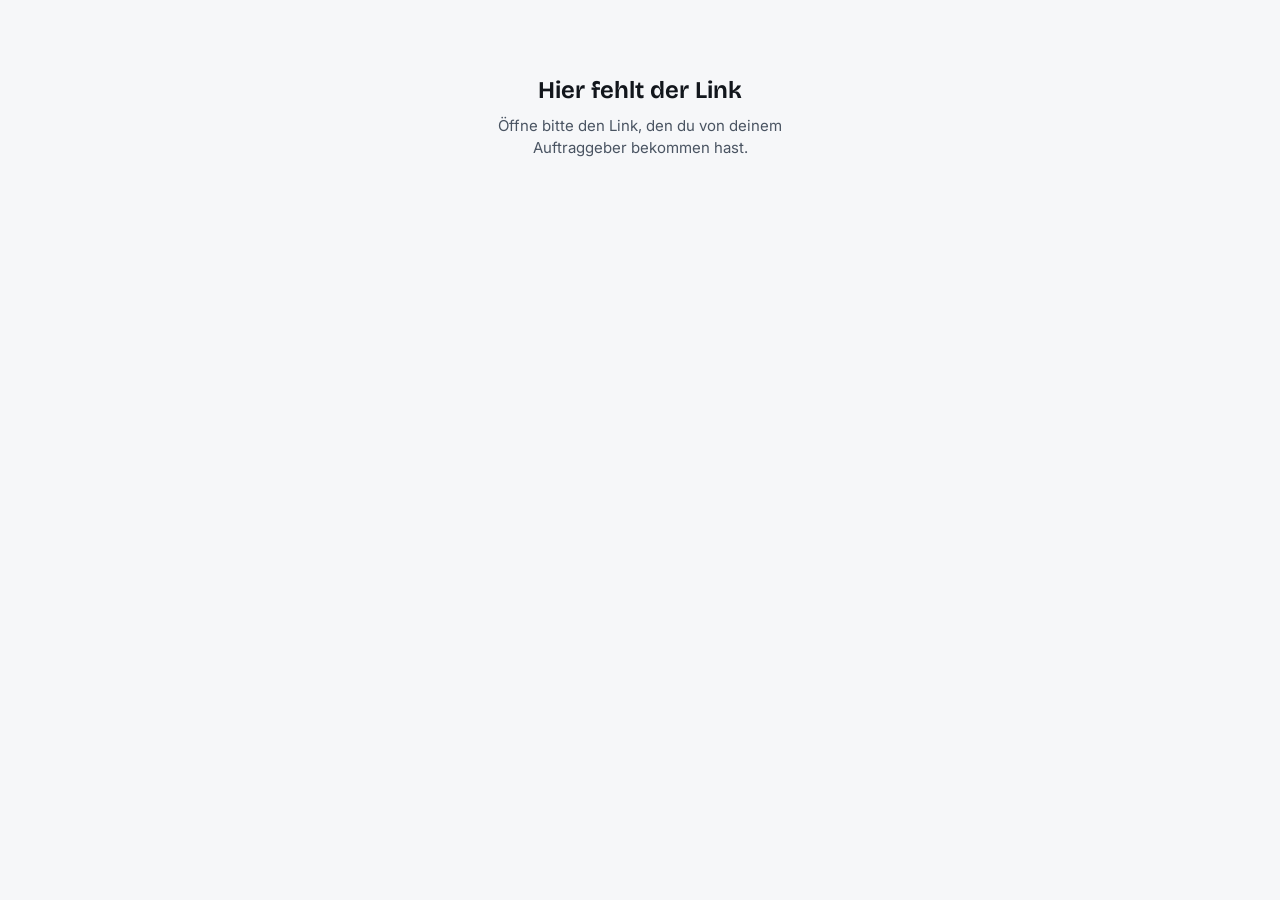
<file: zeit.html>
<!DOCTYPE html>
<html lang="de">
<head>
<meta charset="utf-8" />
<meta name="viewport" content="width=device-width,initial-scale=1,viewport-fit=cover" />
<title>Zeiten eintragen</title>
<meta name="robots" content="noindex,nofollow" />
<meta name="theme-color" content="#16181D" />
<meta name="apple-mobile-web-app-capable" content="yes" />
<meta name="apple-mobile-web-app-title" content="Zeiten" />
<meta name="apple-mobile-web-app-status-bar-style" content="black-translucent" />
<link rel="preconnect" href="https://fonts.googleapis.com">
<link rel="preconnect" href="https://fonts.gstatic.com" crossorigin>
<link href="https://fonts.googleapis.com/css2?family=Bricolage+Grotesque:opsz,wght@12..96,500..800&family=Space+Grotesk:wght@400;500;600;700&family=Inter:wght@400;500;600;700&display=swap" rel="stylesheet">
<style>
/* ESTRIQ · Zeiterfassung für Hausmeister und Helfer.
   Eine eigene, kleine Seite: Wer den Link hat, trägt hier seine Arbeitszeiten ein – ohne Anmeldung.
   Farben und Schriften wie im Dashboard (Anthrazit; am hellen Gerät das helle Schema). */
:root{
  --bg:#16181D;--flaeche:#1F2228;--mulde:#16181D;--flaeche-2:#282C34;
  --text:#ECEFF3;--soft:#B4BCC8;--softer:#98A1AE;
  --mint:#4CAF7D;--mint-2:#7DD3A6;--auf-mint:#0B1F15;
  --ok:#5CC48E;--danger:#F4857B;
  --linie:rgba(236,239,243,.11);--linie-2:rgba(236,239,243,.2);--linie-feld:#72767D;
  --f-titel:"Bricolage Grotesque",system-ui,-apple-system,sans-serif;
  --f-zahl:"Space Grotesk",system-ui,sans-serif;
  --f-text:"Inter",system-ui,-apple-system,sans-serif;
}
@media(prefers-color-scheme:light){
  :root{
    --bg:#F6F7F9;--flaeche:#FFFFFF;--mulde:#F6F7F9;--flaeche-2:#EEF1F5;
    --text:#12161C;--soft:#4A5462;--softer:#5E6774;
    --mint:#1F6B4A;--mint-2:#17553A;--auf-mint:#FFFFFF;
    --ok:#1E7A4F;--danger:#B42318;
    --linie:rgba(18,22,28,.11);--linie-2:rgba(18,22,28,.2);--linie-feld:#878A8F;
  }
}
*{box-sizing:border-box}
html{-webkit-text-size-adjust:100%}
body{margin:0;background:var(--bg);color:var(--text);font-family:var(--f-text);font-size:15px;line-height:1.5;
  padding:max(20px,env(safe-area-inset-top)) max(16px,env(safe-area-inset-right)) max(28px,env(safe-area-inset-bottom)) max(16px,env(safe-area-inset-left))}
.seite{max-width:520px;margin:0 auto}
[hidden]{display:none!important}

/* Kopf: für wen und für welches Objekt */
.kopf{padding:4px 2px 18px}
.marke{font-family:var(--f-zahl);font-size:13px;font-weight:600;letter-spacing:.04em;color:var(--softer)}
.firma{font-family:var(--f-titel);font-size:26px;font-weight:650;line-height:1.15;letter-spacing:-.02em;margin:10px 0 4px;overflow-wrap:anywhere}
.objekt{font-size:15px;color:var(--soft);overflow-wrap:anywhere}
.person{margin-top:10px;font-size:14px;color:var(--soft)}
.person b{color:var(--text);font-weight:600}

.karte{background:var(--flaeche);border:1px solid var(--linie);border-radius:20px;padding:18px;margin-bottom:14px}
label,.label{display:block;font-size:14px;font-weight:600;margin:0 0 6px}
.feld{margin-bottom:16px}
.feld:last-child{margin-bottom:0}
.hinweis{font-size:13px;color:var(--softer);margin-top:6px;line-height:1.45}
input[type=date],input[type=time],input[type=number],select,textarea{width:100%;min-height:52px;background:var(--mulde);border:1px solid var(--linie-feld);
  border-radius:12px;padding:12px 14px;color:var(--text);font-family:var(--f-text);font-size:16px;line-height:1.3;outline:none;-webkit-appearance:none;appearance:none}
textarea{min-height:92px;resize:vertical;line-height:1.5}
select{background-image:linear-gradient(45deg,transparent 50%,var(--soft) 50%),linear-gradient(135deg,var(--soft) 50%,transparent 50%);
  background-position:calc(100% - 20px) 50%,calc(100% - 14px) 50%;background-size:6px 6px;background-repeat:no-repeat;padding-right:40px}
input::placeholder,textarea::placeholder{color:var(--softer)}
input:focus-visible,select:focus-visible,textarea:focus-visible{border-color:var(--mint);box-shadow:0 0 0 3px color-mix(in srgb,var(--mint) 35%,transparent)}
button:focus-visible{outline:2px solid var(--mint-2);outline-offset:3px}

/* Umschalter: Schieberegler oder Direkteingabe */
.wahl{display:flex;gap:4px;padding:4px;margin-bottom:16px;border-radius:14px;background:var(--mulde);border:1px solid var(--linie)}
.wahl button{flex:1 1 0;min-height:44px;border:1px solid transparent;border-radius:10px;background:transparent;color:var(--soft);font-family:var(--f-text);font-size:14px;font-weight:600;cursor:pointer}
.wahl button[aria-pressed=true]{background:var(--flaeche);border-color:var(--linie-2);color:var(--text)}

/* Die Zeit groß: Beginn, Ende und was dabei herauskommt */
.zeit{display:grid;grid-template-columns:1fr auto 1fr;align-items:center;gap:6px 10px;padding:16px 14px;margin-bottom:18px;border-radius:16px;background:var(--mulde);border:1px solid var(--linie)}
.zeit .uhr{font-family:var(--f-zahl);font-size:34px;font-weight:600;line-height:1;letter-spacing:-.02em;font-variant-numeric:tabular-nums;text-align:center}
.zeit .pfeil{color:var(--softer);font-size:20px}
.zeit .unter{grid-column:1 / -1;display:flex;justify-content:center;flex-wrap:wrap;gap:4px 14px;padding-top:10px;margin-top:6px;border-top:1px solid var(--linie);font-size:14px;color:var(--soft)}
.zeit .unter b{font-family:var(--f-zahl);font-weight:600;color:var(--text);font-variant-numeric:tabular-nums}
.zeit.falsch .uhr{color:var(--danger)}

.regler{margin-bottom:14px}
.regler:last-child{margin-bottom:0}
.regler-kopf{display:flex;justify-content:space-between;align-items:baseline;gap:12px}
.regler-kopf output{font-family:var(--f-zahl);font-size:16px;font-weight:600;font-variant-numeric:tabular-nums}
input[type=range]{-webkit-appearance:none;appearance:none;width:100%;height:44px;margin:0;background:transparent;cursor:pointer;touch-action:pan-y}
input[type=range]::-webkit-slider-runnable-track{height:8px;border-radius:99px;background:var(--flaeche-2);border:1px solid var(--linie)}
input[type=range]::-moz-range-track{height:8px;border-radius:99px;background:var(--flaeche-2);border:1px solid var(--linie)}
input[type=range]::-webkit-slider-thumb{-webkit-appearance:none;appearance:none;width:30px;height:30px;margin-top:-12px;border-radius:50%;background:var(--mint);border:3px solid var(--flaeche)}
input[type=range]::-moz-range-thumb{width:26px;height:26px;border-radius:50%;background:var(--mint);border:3px solid var(--flaeche)}
input[type=range]:focus-visible{outline:none}
input[type=range]:focus-visible::-webkit-slider-thumb{box-shadow:0 0 0 3px color-mix(in srgb,var(--mint) 45%,transparent)}
.direkt{display:grid;grid-template-columns:1fr 1fr;gap:12px}
.direkt .ganz{grid-column:1 / -1}

.senden{width:100%;min-height:58px;border:none;border-radius:16px;background:var(--mint);color:var(--auf-mint);font-family:var(--f-text);font-size:17px;font-weight:700;cursor:pointer}
.senden:active{transform:scale(.99)}
.senden:disabled{opacity:.6;cursor:default}
.meldung{min-height:22px;margin:12px 4px 0;font-size:14px;text-align:center;color:var(--soft)}
.meldung.gut{color:var(--ok);font-weight:600}
.meldung.schlecht{color:var(--danger);font-weight:600}

.liste-titel{font-family:var(--f-titel);font-size:18px;font-weight:600;margin:26px 2px 10px}
.eintrag{display:flex;justify-content:space-between;align-items:flex-start;gap:14px;padding:12px 0;border-bottom:1px solid var(--linie)}
.eintrag:last-child{border-bottom:none}
.eintrag .n{font-weight:600;overflow-wrap:anywhere}
.eintrag .m{font-size:13px;color:var(--softer);margin-top:2px}
.eintrag .b{font-size:14px;color:var(--soft);margin-top:3px;overflow-wrap:anywhere}
.eintrag .std{flex:0 0 auto;font-family:var(--f-zahl);font-size:16px;font-weight:600;font-variant-numeric:tabular-nums;white-space:nowrap}
.leer{font-size:14px;color:var(--softer);padding:6px 2px}
.eintrag{flex-wrap:wrap}
.eintrag .links{flex:1 1 0;min-width:0}
.eintrag .s{font-size:13px;margin-top:4px;color:var(--softer)}
.eintrag .s.bezahlt{color:var(--ok);font-weight:600}
.eintrag .knoepfe{flex:1 1 100%;display:flex;gap:8px;margin-top:2px}
.klein{min-height:44px;padding:0 16px;border-radius:12px;border:1px solid var(--linie-2);background:transparent;color:var(--text);font-family:var(--f-text);font-size:14px;font-weight:600;cursor:pointer}
.klein.warn{color:var(--danger);border-color:color-mix(in srgb,var(--danger) 55%,transparent)}
.klein:disabled{opacity:.6;cursor:default}
.liste-hinweis{font-size:13px;color:var(--softer);margin:10px 4px 0;line-height:1.45}

/* Zeitkonto: was noch offen ist und was schon bezahlt wurde */
.konto-t{font-size:14px;font-weight:600;margin-bottom:12px}
.konto-w{display:grid;grid-template-columns:1fr 1fr;gap:12px}
.konto-w span{display:block;font-size:13px;color:var(--soft)}
.konto-w b{display:block;font-family:var(--f-zahl);font-size:26px;font-weight:600;line-height:1.2;letter-spacing:-.01em;font-variant-numeric:tabular-nums;margin-top:2px}
.konto-w small{display:block;font-size:13px;color:var(--softer);margin-top:2px;line-height:1.4}
.konto-j{margin-top:12px;padding-top:12px;border-top:1px solid var(--linie);font-size:13px;color:var(--soft)}
.konto-j b{font-family:var(--f-zahl);font-weight:600;color:var(--text);font-variant-numeric:tabular-nums}

/* Einen Eintrag ändern: Hinweis über dem Knopf */
.aendert{display:flex;align-items:center;justify-content:space-between;flex-wrap:wrap;gap:8px 12px;margin-bottom:12px;padding:12px 14px;border-radius:14px;
  background:var(--flaeche);border:1px solid var(--mint);font-size:14px;font-weight:600}

/* Zustand der ganzen Seite: lädt oder Link gilt nicht */
.zustand{padding:56px 12px;text-align:center}
.zustand h1{font-family:var(--f-titel);font-size:24px;font-weight:650;line-height:1.2;margin:0 0 10px}
.zustand p{margin:0 auto;max-width:34ch;color:var(--soft)}
.fuss{margin-top:28px;text-align:center;font-size:13px;color:var(--softer)}
@media(prefers-reduced-motion:reduce){*{transition:none!important;animation:none!important}}
</style>
</head>
<body>
<div class="seite">
  <div class="zustand" id="laedt"><p>Wird geladen…</p></div>

  <div class="zustand" id="gesperrt" hidden>
    <h1 id="gesperrtTitel">Dieser Link gilt nicht</h1>
    <p id="gesperrtText">Bitte frag deinen Auftraggeber nach einem neuen Link.</p>
  </div>

  <main id="seite" hidden>
    <header class="kopf">
      <div class="marke">ESTRIQ · Zeiterfassung</div>
      <div class="firma" id="firma"></div>
      <div class="objekt" id="objekt"></div>
      <div class="person">Zeiten für <b id="person"></b></div>
    </header>

    <section class="karte" id="konto" hidden aria-labelledby="kontoTitel">
      <div class="konto-t" id="kontoTitel">Dein Zeitkonto</div>
      <div class="konto-w">
        <div><span>Guthaben</span><b id="kOffen">—</b><small id="kOffenU"></small></div>
        <div><span>Bezahlt</span><b id="kBezahlt">—</b><small id="kBezahltU"></small></div>
      </div>
      <div class="konto-j" id="kJahr"></div>
    </section>

    <form id="form" novalidate>
      <section class="karte">
        <div class="feld">
          <label for="tag">Arbeitstag</label>
          <input type="date" id="tag" required>
        </div>
        <div class="feld">
          <label for="taetigkeit">Tätigkeit</label>
          <select id="taetigkeit"></select>
        </div>
        <div class="feld">
          <label for="beschreibung">Was hast du gemacht?</label>
          <textarea id="beschreibung" maxlength="500" placeholder="z. B. Rasen vorne und hinten gemäht"></textarea>
          <div class="hinweis" id="beschreibungHinweis">Ein paar Stichworte reichen.</div>
        </div>
      </section>

      <section class="karte">
        <div class="wahl" role="group" aria-label="Zeit eingeben mit">
          <button type="button" id="modusRegler" aria-pressed="true">Schieberegler</button>
          <button type="button" id="modusDirekt" aria-pressed="false">Direkteingabe</button>
        </div>
        <div class="zeit" id="zeit" role="status" aria-live="polite">
          <div class="uhr" id="zBeginn">07:00</div><div class="pfeil" aria-hidden="true">→</div><div class="uhr" id="zEnde">16:00</div>
          <div class="unter"><span>Pause <b id="zPause">60 Min</b></span><span>Arbeitszeit <b id="zStd">8 Std.</b></span></div>
        </div>

        <div id="teilRegler">
          <div class="regler">
            <div class="regler-kopf"><label for="rBeginn">Beginn</label><output id="oBeginn">07:00</output></div>
            <input type="range" id="rBeginn" min="0" max="1425" step="15" value="420">
          </div>
          <div class="regler">
            <div class="regler-kopf"><label for="rEnde">Ende</label><output id="oEnde">16:00</output></div>
            <input type="range" id="rEnde" min="15" max="1440" step="15" value="960">
          </div>
          <div class="regler">
            <div class="regler-kopf"><label for="rPause">Pause</label><output id="oPause">60 Min</output></div>
            <input type="range" id="rPause" min="0" max="180" step="5" value="60">
          </div>
        </div>

        <div id="teilDirekt" class="direkt" hidden>
          <div><label for="dBeginn">Beginn</label><input type="time" id="dBeginn" value="07:00"></div>
          <div><label for="dEnde">Ende</label><input type="time" id="dEnde" value="16:00"></div>
          <div class="ganz"><label for="dPause">Pause in Minuten</label><input type="number" id="dPause" min="0" max="600" step="5" inputmode="numeric" value="60"></div>
        </div>
      </section>

      <div class="aendert" id="aendert" hidden>
        <span id="aendertText"></span>
        <button type="button" class="klein" id="abbrechen">Abbrechen</button>
      </div>
      <button type="submit" class="senden" id="senden">Zeiten übermitteln</button>
      <div class="meldung" id="meldung" role="status" aria-live="polite"></div>
    </form>

    <h2 class="liste-titel">Deine letzten Einträge</h2>
    <section class="karte" id="liste"></section>
    <div class="liste-hinweis" id="listeHinweis" hidden></div>
    <div class="fuss">Tipp: Leg diese Seite auf deinem Startbildschirm ab.</div>
  </main>
</div>

<script>
(function () {
  "use strict";
  // Öffentliche Verbindungsdaten des Projekts – dieselben wie in data-loader.js. Kein Geheimnis:
  // Ohne den Schlüssel im Link lässt die Datenbank über diese Seite nichts zu.
  var SB_URL = "https://lxigpeasfnnmfvipckxp.supabase.co", SB_KEY = "eyJhbGciOiJIUzI1NiIsInR5cCI6IkpXVCJ9.eyJpc3MiOiJzdXBhYmFzZSIsInJlZiI6Imx4aWdwZWFzZm5ubWZ2aXBja3hwIiwicm9sZSI6ImFub24iLCJpYXQiOjE3ODQ2Mjc3MjMsImV4cCI6MjEwMDIwMzcyM30.XRN3fHbwTJt1qweyRgRdUFqdXq5-ZyKD_JyNuMO92LI";

  // Dieselbe Liste wie im Dashboard (app.js, ZEIT_TAETIGKEITEN). Bei einer Änderung beide Stellen anpassen.
  var TAETIGKEITEN = [
    ["rasen", "Rasen mähen"], ["hecke", "Hecken und Sträucher schneiden"], ["beete", "Beete pflegen, Unkraut entfernen"],
    ["laub", "Laub beseitigen"], ["baum", "Bäume schneiden und pflegen"], ["giessen", "Pflanzen bewässern"],
    ["wege", "Wege, Hof und Einfahrt reinigen"], ["winter", "Winterdienst: räumen und streuen"],
    ["treppenhaus", "Treppenhaus und Gemeinschaftsräume reinigen"], ["muell", "Mülltonnen und Müllplatz"],
    ["neuanlage", "Garten neu anlegen oder umgestalten"], ["reparatur", "Reparatur und Instandhaltung"], ["sonstiges", "Sonstiges"]
  ];
  var TAETIGKEITEN_EN = { rasen: "Mow the lawn", hecke: "Trim hedges and shrubs", beete: "Tend beds, pull weeds", laub: "Clear leaves", baum: "Prune and care for trees",
    giessen: "Water plants", wege: "Clean paths, yard and driveway", winter: "Snow removal: plow and salt", treppenhaus: "Clean stairwell and common areas",
    muell: "Trash cans and trash area", neuanlage: "Plant or redesign the garden", reparatur: "Repairs and maintenance", sonstiges: "Other" };
  var FEHLER_EN = {
    zeit_ungueltig: "The end has to be after the start.",
    pause_ungueltig: "The break is longer than the working time.",
    tag_ungueltig: "This day is too far in the past or in the future.",
    taetigkeit_fehlt: "Please choose a task.",
    text_zu_lang: "The description is too long. Please shorten it a little.",
    zu_viele: "There have been a lot of entries today already. Please contact the person who sent you the link.",
    bezahlt: "This entry has already been paid. It can’t be changed anymore.",
    zu_spaet: "This entry is too old to change here. Please contact the person who sent you the link.",
    nicht_gefunden: "This entry doesn’t exist anymore."
  };
  // Feste Texte der Seite auf Englisch (nur für Konten in den USA)
  var STATISCH_EN = {
    "Wird geladen…": "Loading…", "Dieser Link gilt nicht": "This link isn’t valid", "Bitte frag deinen Auftraggeber nach einem neuen Link.": "Please ask the person who sent it for a new link.",
    "ESTRIQ · Zeiterfassung": "ESTRIQ · Time tracking", "Zeiten für": "Hours for", "Dein Zeitkonto": "Your hours", "Guthaben": "Not yet paid", "Bezahlt": "Paid",
    "Arbeitstag": "Work day", "Tätigkeit": "Task", "Was hast du gemacht?": "What did you do?", "z. B. Rasen vorne und hinten gemäht": "e.g. mowed front and back lawn",
    "Ein paar Stichworte reichen.": "A few words are enough.", "Zeit eingeben mit": "Enter time with", "Schieberegler": "Sliders", "Direkteingabe": "Type it in",
    "Pause": "Break", "Arbeitszeit": "Working time", "Beginn": "Start", "Ende": "End", "Pause in Minuten": "Break in minutes", "Abbrechen": "Cancel",
    "Zeiten übermitteln": "Submit hours", "Deine letzten Einträge": "Your latest entries", "Tipp: Leg diese Seite auf deinem Startbildschirm ab.": "Tip: Add this page to your home screen.",
    "Zeiten eintragen": "Log hours"
  };
  function englisch() {
    document.documentElement.lang = "en-US";
    var w = document.createTreeWalker(document.body, NodeFilter.SHOW_TEXT), n;
    while ((n = w.nextNode())) { var k = n.data.replace(/\s+/g, " ").trim(); if (STATISCH_EN[k]) n.data = n.data.replace(k, STATISCH_EN[k]); }
    Array.prototype.forEach.call(document.querySelectorAll("[placeholder],[aria-label]"), function (e) {
      ["placeholder", "aria-label"].forEach(function (a) { var v = e.getAttribute(a); if (v && STATISCH_EN[v]) e.setAttribute(a, STATISCH_EN[v]); });
    });
    if (STATISCH_EN[document.title]) document.title = STATISCH_EN[document.title];
    Array.prototype.forEach.call($("taetigkeit").options, function (o) { if (TAETIGKEITEN_EN[o.value]) o.textContent = TAETIGKEITEN_EN[o.value]; });
  }
  var FEHLER = {
    zeit_ungueltig: "Das Ende muss nach dem Beginn liegen.",
    pause_ungueltig: "Die Pause ist länger als die Arbeitszeit.",
    tag_ungueltig: "Dieser Tag liegt zu weit zurück oder in der Zukunft.",
    taetigkeit_fehlt: "Bitte wähl eine Tätigkeit.",
    text_zu_lang: "Die Beschreibung ist zu lang. Bitte kürz sie etwas.",
    zu_viele: "Heute sind schon sehr viele Einträge gekommen. Bitte melde dich bei deinem Auftraggeber.",
    bezahlt: "Dieser Eintrag ist schon bezahlt. Er lässt sich nicht mehr ändern.",
    zu_spaet: "Dieser Eintrag ist zu alt, um ihn hier zu ändern. Bitte melde dich bei deinem Auftraggeber.",
    nicht_gefunden: "Diesen Eintrag gibt es nicht mehr."
  };

  var $ = function (id) { return document.getElementById(id); };
  var merk0 = function (k) { try { return localStorage.getItem(k); } catch (e) { return null; } };
  // Konten in den USA (7-region.txt): Seite auf Englisch, Uhrzeit mit AM/PM, Datum wie in den USA
  var US = merk0("estriq_zeit_region") === "us";
  var L = function (de, en) { return US ? en : de; };
  var LOC = function () { return US ? "en-US" : "de-DE"; };
  var zwei = function (n) { return (n < 10 ? "0" : "") + n; };
  var uhr = function (min) { return zwei(Math.floor(min / 60)) + ":" + zwei(min % 60); };
  var minuten = function (t) { var m = /^(\d{1,2}):(\d{2})/.exec(String(t || "")); return m ? Number(m[1]) * 60 + Number(m[2]) : null; };
  var std = function (min) { return (Math.round(min / 60 * 100) / 100).toLocaleString(LOC(), { maximumFractionDigits: 2 }) + L(" Std.", " hrs"); };
  var zeigUhr = function (min) { if (!US) return uhr(min); var h = Math.floor(min / 60) % 24, m = min % 60; return ((h + 11) % 12 + 1) + ":" + zwei(m) + (h < 12 || min >= 1440 ? " AM" : " PM"); };
  var zeigText = function (t) { var m = minuten(t); return m == null ? String(t || "").slice(0, 5) : zeigUhr(m); };
  var iso = function (d) { return d.getFullYear() + "-" + zwei(d.getMonth() + 1) + "-" + zwei(d.getDate()); };
  var datum = function (s) { var d = new Date(String(s).slice(0, 10) + "T12:00:00"); return isNaN(d) ? String(s) : d.toLocaleDateString(LOC(), { day: "2-digit", month: "2-digit", year: "numeric" }); };
  var tagText = function (s) { var d = new Date(String(s).slice(0, 10) + "T12:00:00"); return isNaN(d) ? String(s) : d.toLocaleDateString(LOC(), { weekday: "short", day: "2-digit", month: "2-digit" }); };
  var artName = function (k) { for (var i = 0; i < TAETIGKEITEN.length; i++) if (TAETIGKEITEN[i][0] === k) return US ? TAETIGKEITEN_EN[k] : TAETIGKEITEN[i][1]; return k || L("Sonstiges", "Other"); };
  var merk = { lesen: function (k) { try { return localStorage.getItem(k); } catch (e) { return null; } }, setzen: function (k, v) { try { localStorage.setItem(k, v); } catch (e) {} } };

  // Der Schlüssel steht im Link. Er wird gemerkt, falls die Seite später ohne ihn geöffnet wird.
  var token = "";
  try { token = new URLSearchParams(location.search).get("t") || ""; } catch (e) {}
  if (token) merk.setzen("estriq_zeit_t", token); else token = merk.lesen("estriq_zeit_t") || "";

  function rpc(name, args) {
    return fetch(SB_URL + "/rest/v1/rpc/" + name, {
      method: "POST",
      headers: { "Content-Type": "application/json", "apikey": SB_KEY, "Authorization": "Bearer " + SB_KEY },
      body: JSON.stringify(args)
    }).then(function (r) {
      if (r.status === 404) { var e = new Error("nicht eingerichtet"); e.fehlt = true; throw e; }
      if (!r.ok) throw new Error("HTTP " + r.status);
      return r.json();
    });
  }
  function zeige(welche) { ["laedt", "gesperrt", "seite"].forEach(function (id) { $(id).hidden = id !== welche; }); }
  function sperre(titel, text) { $("gesperrtTitel").textContent = titel; $("gesperrtText").textContent = text; zeige("gesperrt"); }
  function fehlerText(k) { return (US ? FEHLER_EN : FEHLER)[k]; }
  function sag(text, art) { var m = $("meldung"); m.textContent = text; m.className = "meldung" + (art ? " " + art : ""); }

  // ---------- Zeit: zwei Eingabewege, ein Stand ----------
  var stand = { beginn: 420, ende: 960, pause: 60, modus: "regler" };
  try { var alt = JSON.parse(merk.lesen("estriq_zeit_v") || "null"); if (alt && alt.beginn != null) stand = { beginn: Number(alt.beginn) || 0, ende: Number(alt.ende) || 0, pause: Number(alt.pause) || 0, modus: alt.modus === "direkt" ? "direkt" : "regler" }; } catch (e) {}
  var arbeit = function () { return stand.ende - stand.beginn - stand.pause; };
  var gueltig = function () { return stand.ende > stand.beginn && stand.pause >= 0 && stand.pause < stand.ende - stand.beginn; };
  function zeichneZeit(quelle) {
    $("zBeginn").textContent = zeigUhr(stand.beginn); $("zEnde").textContent = zeigUhr(stand.ende);
    $("zPause").textContent = stand.pause + L(" Min", " min"); $("zStd").textContent = gueltig() ? std(arbeit()) : "—";
    $("zeit").classList.toggle("falsch", !gueltig());
    $("oBeginn").textContent = zeigUhr(stand.beginn); $("oEnde").textContent = zeigUhr(stand.ende); $("oPause").textContent = stand.pause + L(" Min", " min");
    if (quelle !== "regler") { $("rBeginn").value = stand.beginn; $("rEnde").value = stand.ende; $("rPause").value = Math.min(180, stand.pause); }
    if (quelle !== "direkt") { $("dBeginn").value = uhr(Math.min(1439, stand.beginn)); $("dEnde").value = uhr(Math.min(1439, stand.ende)); $("dPause").value = stand.pause; }
    merk.setzen("estriq_zeit_v", JSON.stringify(stand));
  }
  function modus(m) {
    stand.modus = m;
    $("modusRegler").setAttribute("aria-pressed", String(m === "regler")); $("modusDirekt").setAttribute("aria-pressed", String(m === "direkt"));
    $("teilRegler").hidden = m !== "regler"; $("teilDirekt").hidden = m !== "direkt";
    zeichneZeit();
  }
  $("modusRegler").onclick = function () { modus("regler"); };
  $("modusDirekt").onclick = function () { modus("direkt"); };
  // Schieberegler: Beginn und Ende schieben sich gegenseitig, damit das Ende immer nach dem Beginn liegt
  $("rBeginn").oninput = function () { stand.beginn = Number(this.value); if (stand.ende <= stand.beginn) stand.ende = Math.min(1440, stand.beginn + 15); zeichneZeit("regler"); $("rEnde").value = stand.ende; sag(""); };
  $("rEnde").oninput = function () { stand.ende = Number(this.value); if (stand.ende <= stand.beginn) stand.beginn = Math.max(0, stand.ende - 15); zeichneZeit("regler"); $("rBeginn").value = stand.beginn; sag(""); };
  $("rPause").oninput = function () { stand.pause = Number(this.value); zeichneZeit("regler"); sag(""); };
  var direkt = function () {
    var a = minuten($("dBeginn").value), b = minuten($("dEnde").value), p = Number($("dPause").value);
    if (a != null) stand.beginn = a; if (b != null) stand.ende = b; stand.pause = isFinite(p) && p >= 0 ? Math.round(p) : 0;
    zeichneZeit("direkt"); sag("");
  };
  ["dBeginn", "dEnde", "dPause"].forEach(function (id) { $(id).addEventListener("input", direkt); $(id).addEventListener("change", direkt); });

  // ---------- Formular ----------
  var heute = new Date(), frueh = new Date(heute.getTime() - 92 * 864e5), morgen = new Date(heute.getTime() + 864e5);
  $("tag").value = iso(heute); $("tag").min = iso(frueh); $("tag").max = iso(morgen);
  TAETIGKEITEN.forEach(function (x) { var o = document.createElement("option"); o.value = x[0]; o.textContent = x[1]; $("taetigkeit").appendChild(o); });
  var letzte = merk.lesen("estriq_zeit_art"); if (letzte && artName(letzte) !== letzte) $("taetigkeit").value = letzte;
  function hinweisBeschreibung() {
    $("beschreibungHinweis").textContent = $("taetigkeit").value === "sonstiges"
      ? L("Bei „Sonstiges“ bitte kurz beschreiben, was du gemacht hast.", "For “Other”, please briefly describe what you did.") : L("Ein paar Stichworte reichen.", "A few words are enough.");
  }
  $("taetigkeit").onchange = function () { hinweisBeschreibung(); sag(""); };
  hinweisBeschreibung();

  var eintraege = [], doppeltBestaetigt = "", bearbeite = null, standVorher = null;
  function knopf(text, klasse) { var b = document.createElement("button"); b.type = "button"; b.className = "klein" + (klasse ? " " + klasse : ""); b.textContent = text; return b; }
  function zeichneListe() {
    var l = $("liste"); l.textContent = "";
    if (!eintraege.length) { var leer = document.createElement("div"); leer.className = "leer"; leer.textContent = L("Noch kein Eintrag. Dein erster erscheint hier, sobald du ihn übermittelt hast.", "No entries yet. Your first one appears here once you submit it."); l.appendChild(leer); return; }
    eintraege.forEach(function (e) {
      var z = document.createElement("div"); z.className = "eintrag";
      var links = document.createElement("div"); links.className = "links";
      var n = document.createElement("div"); n.className = "n"; n.textContent = artName(e.taetigkeit); links.appendChild(n);
      var m = document.createElement("div"); m.className = "m";
      m.textContent = tagText(e.tag) + (e.beginn && e.ende ? " · " + zeigText(e.beginn) + "–" + zeigText(e.ende) : "") + (Number(e.pause_min) > 0 ? " · " + e.pause_min + L(" Min Pause", " min break") : "");
      links.appendChild(m);
      if (e.beschreibung) { var b = document.createElement("div"); b.className = "b"; b.textContent = e.beschreibung; links.appendChild(b); }
      // Ob bezahlt oder offen, steht als Wort da (nur, wenn die Datenbank das Zeitkonto schon kennt)
      if (e.bezahlt_am !== undefined) {
        var st = document.createElement("div"); st.className = "s" + (e.bezahlt_am ? " bezahlt" : "");
        st.textContent = e.bezahlt_am ? L("Bezahlt am ", "Paid on ") + datum(e.bezahlt_am) : L("Noch nicht bezahlt", "Not paid yet"); links.appendChild(st);
      }
      var s = document.createElement("div"); s.className = "std"; s.textContent = std(Number(e.minuten) || 0);
      z.appendChild(links); z.appendChild(s);
      if (e.aenderbar && e.id) {
        var k = document.createElement("div"); k.className = "knoepfe";
        var ae = knopf(L("Ändern", "Edit")), lo = knopf(L("Löschen", "Delete"), "warn");
        ae.onclick = function () { bearbeiten(e); };
        lo.onclick = function () { loeschen(e, lo); };
        k.appendChild(ae); k.appendChild(lo); z.appendChild(k);
      }
      l.appendChild(z);
    });
  }

  // Zeitkonto: Guthaben = eingetragen, aber noch nicht bezahlt
  function zeichneKonto(k) {
    if (!k) { $("konto").hidden = true; return; }
    $("konto").hidden = false;
    var offen = Number(k.offen_min) || 0, bezahlt = Number(k.bezahlt_min) || 0, anzahl = Number(k.offen_anzahl) || 0;
    $("kOffen").textContent = std(offen);
    $("kOffenU").textContent = offen > 0 ? (anzahl === 1 ? L("1 Eintrag", "1 entry") : anzahl + L(" Einträge", " entries")) + L(", noch nicht bezahlt", ", not paid yet") : L("Alles ist bezahlt.", "Everything is paid.");
    $("kBezahlt").textContent = std(bezahlt);
    $("kBezahltU").textContent = k.zuletzt_am ? L("zuletzt am ", "last on ") + datum(k.zuletzt_am) + ": " + std(Number(k.zuletzt_min) || 0) : L("Noch keine Zahlung gemeldet.", "No payment recorded yet.");
    $("kJahr").textContent = "";
    $("kJahr").appendChild(document.createTextNode(L("Im Jahr " + k.jahr + " eingetragen: ", "Logged in " + k.jahr + ": ")));
    var b = document.createElement("b"); b.textContent = std(Number(k.jahr_min) || 0); $("kJahr").appendChild(b);
  }

  // Einen eigenen Eintrag ändern: Er wird ins Formular geladen, der Knopf speichert die Änderung.
  function bearbeiten(e) {
    if (!bearbeite) standVorher = { beginn: stand.beginn, ende: stand.ende, pause: stand.pause, modus: stand.modus };
    bearbeite = e.id;
    $("tag").value = String(e.tag).slice(0, 10);
    $("taetigkeit").value = e.taetigkeit; if ($("taetigkeit").value !== e.taetigkeit) $("taetigkeit").value = "sonstiges";
    $("beschreibung").value = e.beschreibung || "";
    hinweisBeschreibung();
    var a = minuten(e.beginn), b = minuten(e.ende), p = Number(e.pause_min) || 0;
    stand.beginn = a != null ? a : stand.beginn; stand.ende = b != null ? b : stand.ende; stand.pause = p;
    // Minutengenaue Zeiten passen nicht auf die Schieberegler
    modus(stand.beginn % 15 || stand.ende % 15 || p % 5 || p > 180 ? "direkt" : stand.modus);
    $("aendertText").textContent = L("Du änderst den Eintrag vom " + tagText(e.tag).replace(/\.$/, "") + ".", "You’re editing the entry from " + tagText(e.tag) + ".");
    $("aendert").hidden = false;
    $("senden").textContent = L("Änderung speichern", "Save changes");
    sag("");
    $("form").scrollIntoView({ block: "start" });
  }
  function bearbeitenEnde() {
    bearbeite = null;
    $("aendert").hidden = true;
    $("senden").textContent = L("Zeiten übermitteln", "Submit hours");
    $("tag").value = iso(new Date());
    $("beschreibung").value = "";
    var letzte = merk.lesen("estriq_zeit_art"); if (letzte && artName(letzte) !== letzte) $("taetigkeit").value = letzte;
    hinweisBeschreibung();
    if (standVorher) { stand.beginn = standVorher.beginn; stand.ende = standVorher.ende; stand.pause = standVorher.pause; modus(standVorher.modus); standVorher = null; }
  }
  $("abbrechen").onclick = function () { bearbeitenEnde(); sag(""); };

  // Löschen fragt einmal nach: erst das zweite Tippen löscht.
  function loeschen(e, b) {
    if (b.dataset.sicher !== "1") {
      b.dataset.sicher = "1"; b.textContent = L("Wirklich löschen?", "Really delete?");
      setTimeout(function () { if (b.isConnected && b.dataset.sicher === "1") { b.dataset.sicher = ""; b.textContent = L("Löschen", "Delete"); } }, 4000);
      return;
    }
    b.disabled = true;
    rpc("zeit_loeschen", { p_token: token, p_id: e.id }).then(function (antwort) {
      if (bearbeite === e.id) bearbeitenEnde();
      if (antwort === "ok") { sag(L("Eintrag gelöscht.", "Entry deleted."), "gut"); return lade(); }
      sag(fehlerText(antwort) || L("Das hat nicht geklappt. Bitte versuch es noch einmal.", "That didn’t work. Please try again."), "schlecht");
      return lade();
    }).catch(function () { b.disabled = false; sag(L("Keine Verbindung. Bitte prüf dein Netz und versuch es noch einmal.", "No connection. Please check your network and try again."), "schlecht"); });
  }

  // Region des Kontos: einmal je Seitenaufruf gefragt. Fehlt die Funktion (7-region.txt), bleibt alles deutsch.
  var regionGefragt = false;
  function region() {
    if (regionGefragt) return Promise.resolve();
    regionGefragt = true;
    return rpc("zeit_link_region", { p_token: token }).then(function (r) {
      var us = r === "us";
      merk.setzen("estriq_zeit_region", us ? "us" : "de");
      if (us && !US) { US = true; englisch(); hinweisBeschreibung(); zeichneZeit(); if (!bearbeite) $("senden").textContent = "Submit hours"; }
    }).catch(function () {});
  }
  function lade() {
    return region().then(function () { return rpc("zeit_link_laden", { p_token: token }); }).then(function (d) {
      if (!d || d.status !== "ok") {
        if (d && d.status === "gesperrt") sperre(L("Dieser Link ist gesperrt", "This link is locked"), L("Über diesen Link lassen sich keine Zeiten mehr eintragen. Bitte frag deinen Auftraggeber.", "Hours can no longer be logged with this link. Please ask the person who sent it."));
        else sperre(L("Dieser Link gilt nicht", "This link isn’t valid"), L("Bitte frag deinen Auftraggeber nach einem neuen Link.", "Please ask the person who sent it for a new link."));
        return false;
      }
      $("firma").textContent = d.firma || L("Zeiterfassung", "Time tracking");
      $("objekt").textContent = [d.objekt, d.ort].filter(Boolean).join(" · ");
      $("person").textContent = d.name || "";
      document.title = L("Zeiten · ", "Hours · ") + (d.objekt || "ESTRIQ");
      eintraege = d.eintraege || [];
      zeichneListe();
      zeichneKonto(d.konto);
      var frist = Number(d.frist_tage) || 0;
      $("listeHinweis").hidden = !(frist > 0 && eintraege.length);
      $("listeHinweis").textContent = L("Eigene Einträge kannst du " + frist + " Tage lang ändern oder löschen, solange sie nicht bezahlt sind.", "You can edit or delete your own entries for " + frist + " days, as long as they haven’t been paid.");
      zeige("seite");
      return true;
    });
  }

  $("form").addEventListener("submit", function (ev) {
    ev.preventDefault();
    var knopf = $("senden");
    if (knopf.disabled) return;
    var tag = $("tag").value, art = $("taetigkeit").value, text = $("beschreibung").value.trim();
    if (!tag) { sag(L("Bitte wähl den Arbeitstag.", "Please choose the work day."), "schlecht"); $("tag").focus(); return; }
    if (!(stand.ende > stand.beginn)) { sag(fehlerText("zeit_ungueltig"), "schlecht"); return; }
    if (!gueltig()) { sag(fehlerText("pause_ungueltig"), "schlecht"); return; }
    if (art === "sonstiges" && !text) { sag(L("Bitte beschreib kurz, was du gemacht hast.", "Please briefly describe what you did."), "schlecht"); $("beschreibung").focus(); return; }
    // Schutz vor doppeltem Senden: derselbe Tag mit derselben Zeit steht schon in der Liste
    var kennung = tag + "|" + uhr(stand.beginn) + "|" + uhr(stand.ende);
    var doppelt = eintraege.some(function (e) { return (!bearbeite || e.id !== bearbeite) && String(e.tag).slice(0, 10) === tag && String(e.beginn).slice(0, 5) === uhr(stand.beginn) && String(e.ende).slice(0, 5) === uhr(stand.ende); });
    if (doppelt && doppeltBestaetigt !== kennung) {
      doppeltBestaetigt = kennung;
      sag(L("Für diesen Tag gibt es schon einen Eintrag mit genau dieser Zeit. Tipp noch einmal auf den Knopf, wenn du ihn trotzdem senden willst.", "There’s already an entry for this day with exactly this time. Tap the button again if you want to send it anyway."), "schlecht");
      return;
    }
    var aendern = bearbeite;
    knopf.disabled = true; knopf.textContent = aendern ? L("Wird gespeichert…", "Saving…") : L("Wird übermittelt…", "Sending…"); sag("");
    var fertig = function () { knopf.disabled = false; knopf.textContent = bearbeite ? L("Änderung speichern", "Save changes") : L("Zeiten übermitteln", "Submit hours"); };
    var angaben = { p_token: token, p_tag: tag, p_beginn: uhr(Math.min(1439, stand.beginn)), p_ende: stand.ende >= 1440 ? "23:59" : uhr(stand.ende),
      p_pause: stand.pause, p_taetigkeit: art, p_beschreibung: text || null };
    if (aendern) angaben.p_id = aendern;
    var zeile = tagText(tag) + ", " + zeigUhr(stand.beginn) + "–" + zeigUhr(stand.ende) + ", " + std(arbeit());
    rpc(aendern ? "zeit_aendern" : "zeit_eintragen", angaben).then(function (antwort) {
      if (antwort === "ok") {
        if (aendern) bearbeitenEnde(); else { merk.setzen("estriq_zeit_art", art); $("beschreibung").value = ""; }
        doppeltBestaetigt = "";
        fertig();
        sag((aendern ? L("Geändert: ", "Changed: ") : L("Gespeichert: ", "Saved: ")) + zeile, "gut");
        return lade();
      }
      // Der Eintrag lässt sich nicht mehr ändern: zurück zum normalen Formular
      if (aendern && (antwort === "bezahlt" || antwort === "zu_spaet" || antwort === "nicht_gefunden")) { bearbeitenEnde(); fertig(); sag(fehlerText(antwort), "schlecht"); return lade(); }
      fertig();
      if (antwort === "gesperrt" || antwort === "unbekannt") { lade(); return; }
      sag(fehlerText(antwort) || L("Das hat nicht geklappt. Bitte versuch es noch einmal.", "That didn’t work. Please try again."), "schlecht");
    }).catch(function () { fertig(); sag(L("Keine Verbindung. Bitte prüf dein Netz und versuch es noch einmal.", "No connection. Please check your network and try again."), "schlecht"); });
  });

  modus(stand.modus);
  if (US) englisch();
  if (!token) { sperre(L("Hier fehlt der Link", "The link is missing"), L("Öffne bitte den Link, den du von deinem Auftraggeber bekommen hast.", "Please open the link you received.")); return; }
  lade().catch(function (e) {
    if (e && e.fehlt) sperre(L("Noch nicht eingerichtet", "Not set up yet"), L("Die Zeiterfassung ist noch nicht eingerichtet. Bitte versuch es später noch einmal.", "Time tracking isn’t set up yet. Please try again later."));
    else sperre(L("Keine Verbindung", "No connection"), L("Die Seite konnte nicht geladen werden. Bitte prüf dein Netz und lade neu.", "The page couldn’t be loaded. Please check your network and reload."));
  });
})();
</script>
</body>
</html>
</file>
<file: rechner/rechner.css>
/* =====================================================================
   ESTRIQ · Kostenlose Rechner – baut auf den Landing-Variablen auf
   Alle Klassen mit Vorsilbe rc-.
   ===================================================================== */
[data-estriq-rechner]{--rc-g:#22C55E;--rc-y:#F59E0B;--rc-r:#F43F5E;--rc-p:var(--ink-2,#111A2B);--rc-p2:var(--ink-3,#172136);
  font-family:var(--font-b);color:var(--tx-0)}
[data-estriq-rechner] .hide{display:none!important}
.rc-tabs{display:grid;grid-template-columns:1fr 1fr;gap:10px;max-width:760px;margin:0 auto 22px;padding:6px;border-radius:20px;background:rgba(17,26,43,.7);border:1px solid var(--line)}
.rc-tabs button{appearance:none;border:0;cursor:pointer;text-align:left;padding:14px 18px;border-radius:15px;background:transparent;color:var(--tx-1);font-family:inherit;min-height:56px;transition:background .2s}
.rc-tabs button b{display:block;font:700 17px/1.2 var(--font-d);letter-spacing:-.01em;color:var(--tx-0)}
.rc-tabs button small{font-size:12.5px;color:var(--tx-2)}
.rc-tabs button.on{background:linear-gradient(180deg,rgba(34,197,94,.18),rgba(34,197,94,.06));box-shadow:inset 0 0 0 1px rgba(34,197,94,.45)}
.rc-tabs button:focus-visible{outline:2px solid var(--green-2);outline-offset:2px}
.rc-body{display:grid;grid-template-columns:minmax(300px,380px) minmax(0,1fr);gap:18px;align-items:start}
.rc-form{position:sticky;top:calc(var(--navh,76px) + 12px);background:rgba(17,26,43,.82);backdrop-filter:blur(10px);border:1px solid var(--line);border-radius:22px;padding:18px;max-height:calc(100vh - var(--navh,76px) - 30px);overflow:auto}
.rc-grp{border:0;margin:0 0 14px;padding:0;min-width:0}
.rc-grp legend{font:700 11px var(--font-b);letter-spacing:.14em;text-transform:uppercase;color:var(--green-2);margin-bottom:10px;padding:0}
.rc-grid{display:grid;gap:12px;grid-template-columns:minmax(0,1fr)}
.rc-f{min-width:0}
.rc-f{display:block}
.rc-l{display:block;font-size:12.5px;color:var(--tx-1);margin-bottom:5px}
.rc-in{display:flex;align-items:center;gap:6px;background:var(--ink-1,#0B1220);border:1px solid var(--line-2);border-radius:11px;min-height:46px;padding:0 12px}
.rc-in:focus-within{border-color:var(--green);box-shadow:0 0 0 3px rgba(34,197,94,.15)}
.rc-in input,.rc-in select{flex:1;min-width:0;background:none;border:0;outline:0;color:var(--tx-0);font:600 16px var(--font-n);font-variant-numeric:tabular-nums;padding:0}
.rc-in select{font:500 15px var(--font-b);appearance:none;-webkit-appearance:none;cursor:pointer}
.rc-in select option{color:#0B1220}
.rc-in em{font-style:normal;font-size:12px;color:var(--tx-2);white-space:nowrap}
.rc-sl{width:100%;margin:8px 0 0;height:4px;-webkit-appearance:none;appearance:none;background:var(--rc-p2);border-radius:3px;outline:0}
.rc-sl::-webkit-slider-thumb{-webkit-appearance:none;width:18px;height:18px;border-radius:50%;background:var(--green);border:3px solid var(--ink-1,#0B1220);box-shadow:0 0 0 1px var(--green);cursor:pointer}
.rc-sl::-moz-range-thumb{width:14px;height:14px;border-radius:50%;background:var(--green);border:3px solid var(--ink-1,#0B1220);cursor:pointer}
.rc-profi{border-top:1px solid var(--line);margin-top:6px;padding-top:12px}
.rc-profi summary{cursor:pointer;list-style:none;display:flex;align-items:center;justify-content:space-between;gap:10px;min-height:44px;font-weight:600;font-size:14.5px}
.rc-profi summary::-webkit-details-marker{display:none}
.rc-profi summary small{font-size:12px;color:var(--tx-2);font-weight:400}
.rc-profi summary:after{content:"+";font:600 20px var(--font-n);color:var(--green-2)}
.rc-profi[open] summary:after{content:"–"}
.rc-profi[open] summary{margin-bottom:10px}
.rc-out{display:grid;gap:14px;min-width:0}
.rc-head{display:flex;align-items:center;gap:22px;padding:22px;border-radius:22px;background:linear-gradient(135deg,rgba(17,26,43,.95),rgba(23,33,54,.85));border:1px solid var(--line-2)}
.rc-ring{position:relative;width:118px;height:118px;flex:0 0 auto}
.rc-ring svg{width:100%;height:100%;transform:rotate(-90deg)}
.rc-ring circle{fill:none;stroke-width:10}
.rc-ring .bg{stroke:rgba(148,163,184,.14)}
.rc-ring .fg{stroke-linecap:round;transition:stroke-dashoffset .6s var(--ease,ease)}
.rc-ring.rc-g .fg{stroke:var(--rc-g)}.rc-ring.rc-y .fg{stroke:var(--rc-y)}.rc-ring.rc-r .fg{stroke:var(--rc-r)}
.rc-ring>div{position:absolute;inset:0;display:grid;place-content:center;text-align:center}
.rc-ring b{font:600 34px/1 var(--font-n)}
.rc-ring span{font-size:11px;color:var(--tx-2)}
.rc-hl{min-width:0}
.rc-tag{display:inline-flex;align-items:center;gap:8px;font:700 11.5px var(--font-b);letter-spacing:.1em;text-transform:uppercase;padding:6px 12px;border-radius:99px}
.rc-tag i{width:8px;height:8px;border-radius:50%;background:currentColor;box-shadow:0 0 10px currentColor}
.rc-tag.rc-g{color:var(--green-2);background:rgba(34,197,94,.12)}.rc-tag.rc-y{color:var(--amber-2);background:rgba(245,158,11,.12)}.rc-tag.rc-r{color:#FDA4AF;background:rgba(244,63,94,.12)}
.rc-big{font:600 clamp(36px,4.4vw,52px)/1.05 var(--font-n);letter-spacing:-.03em;margin:10px 0 4px;font-variant-numeric:tabular-nums}
.rc-big small{font:500 15px var(--font-b);color:var(--tx-2);letter-spacing:0}
.rc-big.pos{color:var(--green-2)}.rc-big.neg{color:var(--rc-r)}
.rc-hl p{font-size:13.5px;color:var(--tx-1)}
.rc-kpis{display:grid;grid-template-columns:repeat(4,minmax(0,1fr));gap:10px}
.rc-kpis.rc-k3{grid-template-columns:repeat(3,minmax(0,1fr))}
.rc-kpi{background:rgba(17,26,43,.85);border:1px solid var(--line);border-radius:16px;padding:13px 14px;min-width:0}
.rc-kpi span{display:block;font-size:11.5px;color:var(--tx-2);line-height:1.3}
.rc-kpi b{display:block;font:600 19px/1.2 var(--font-n);margin:5px 0 3px;font-variant-numeric:tabular-nums;white-space:nowrap;overflow:hidden;text-overflow:ellipsis}
.rc-kpi small{display:block;font-size:11.5px;color:var(--tx-1);line-height:1.35}
.rc-kpi.pos b{color:var(--green-2)}.rc-kpi.neg b{color:var(--rc-r)}
.rc-panel{background:rgba(17,26,43,.85);border:1px solid var(--line);border-radius:20px;padding:18px;min-width:0}
.rc-ph{display:flex;align-items:baseline;justify-content:space-between;gap:12px;margin-bottom:12px;flex-wrap:wrap}
.rc-ph h4{font:700 17px var(--font-d);letter-spacing:-.01em;margin:0}
.rc-ph span{font-size:12px;color:var(--tx-2)}
.rc-two{display:grid;grid-template-columns:1fr 1fr;gap:14px}
.rc-scroll{overflow-x:auto;-webkit-overflow-scrolling:touch;margin:0 -4px;padding:0 4px}
.rc-svg{width:100%;height:auto;display:block;overflow:visible}
.rc-svg .ax{stroke:rgba(148,163,184,.35);stroke-width:1}
.rc-svg .con{stroke:rgba(148,163,184,.35);stroke-dasharray:3 3}
.rc-svg .gr{stroke:rgba(148,163,184,.10)}
.rc-svg .vl{font:600 11px var(--font-n);fill:var(--tx-0);text-anchor:middle}
.rc-svg .lb{font:500 10.5px var(--font-b);fill:var(--tx-2);text-anchor:middle}
.rc-svg .ya{font:500 10px var(--font-n);fill:var(--tx-2);text-anchor:end}
.rc-svg .xa{font:500 10px var(--font-n);fill:var(--tx-2);text-anchor:middle}
.rc-svg rect.sum{filter:drop-shadow(0 0 8px rgba(74,222,128,.35))}
.rc-svg .ar-w{fill:rgba(34,197,94,.12)}.rc-svg .ar-r{fill:rgba(244,63,94,.10)}
.rc-svg .ln-w{fill:none;stroke:#22C55E;stroke-width:2.2}.rc-svg .ln-r{fill:none;stroke:#F43F5E;stroke-width:2;stroke-dasharray:5 4}
.rc-svg .ln-e{fill:none;stroke:#93C5FD;stroke-width:2.6}.rc-svg .pt-e{fill:#93C5FD;stroke:var(--ink-1,#0B1220);stroke-width:2}
.rc-leg{display:flex;flex-wrap:wrap;gap:6px 16px;font-size:12px;color:var(--tx-1);margin-top:8px}
.rc-leg i{display:inline-block;width:14px;height:3px;border-radius:2px;vertical-align:middle;margin-right:6px}
.rc-leg i.w{background:#22C55E}.rc-leg i.r{background:#F43F5E}.rc-leg i.e{background:#93C5FD}
.rc-mini{display:grid;grid-template-columns:1fr 1fr;gap:10px;margin-top:12px}
.rc-krit{display:grid;gap:8px}
.rc-k{display:grid;grid-template-columns:12px minmax(0,1fr) auto auto;align-items:center;gap:12px;padding:11px 12px;border-radius:13px;background:rgba(11,18,32,.55);border:1px solid var(--line)}
.rc-k>i{width:12px;height:12px;border-radius:50%}
.rc-k.rc-g>i{background:var(--rc-g);box-shadow:0 0 10px rgba(34,197,94,.6)}.rc-k.rc-y>i{background:var(--rc-y);box-shadow:0 0 10px rgba(245,158,11,.55)}.rc-k.rc-r>i{background:var(--rc-r);box-shadow:0 0 10px rgba(244,63,94,.55)}
.rc-k b{display:block;font-size:13.5px;font-weight:600}
.rc-k small{display:block;font-size:11.5px;color:var(--tx-2);line-height:1.4}
.rc-k>span{font:600 13px var(--font-n);text-align:right;white-space:nowrap}
.rc-k em{font-style:normal;font-size:10.5px;font-weight:700;letter-spacing:.06em;text-transform:uppercase;padding:3px 8px;border-radius:99px;min-width:62px;text-align:center}
.rc-k.rc-g em{color:var(--green-2);background:rgba(34,197,94,.12)}.rc-k.rc-y em{color:var(--amber-2);background:rgba(245,158,11,.12)}.rc-k.rc-r em{color:#FDA4AF;background:rgba(244,63,94,.12)}
.rc-stress{display:grid;gap:8px}
.rc-sr{display:grid;grid-template-columns:minmax(0,1.1fr) minmax(0,1fr) auto;gap:12px;align-items:center;padding:8px 0;border-bottom:1px solid var(--line)}
.rc-sr:last-child{border-bottom:0}
.rc-sr.basis .n b{color:var(--green-2)}
.rc-sr .n b{display:block;font-size:13px;font-weight:600}
.rc-sr .n small{font-size:11px;color:var(--tx-2)}
.rc-sr .bar{position:relative;height:10px;background:rgba(148,163,184,.08);border-radius:5px}
.rc-sr .bar i{position:absolute;top:0;bottom:0;border-radius:5px}
.rc-sr .bar i.pos{background:linear-gradient(90deg,#15803D,#4ADE80)}.rc-sr .bar i.neg{background:linear-gradient(270deg,#9F1239,#F43F5E)}
.rc-sr .bar u{position:absolute;left:50%;top:-3px;bottom:-3px;width:1px;background:rgba(226,232,240,.4)}
.rc-sr .v{font:600 13.5px var(--font-n);text-align:right;white-space:nowrap}
.rc-sr .v small{display:block;font:500 10.5px var(--font-b);color:var(--tx-2)}
.rc-sr .v.pos{color:var(--green-2)}.rc-sr .v.neg{color:#FDA4AF}
.rc-emp{display:grid;grid-template-columns:repeat(2,minmax(0,1fr));gap:10px}
.rc-e{border-radius:15px;padding:14px 16px;background:rgba(11,18,32,.55);border:1px solid var(--line);border-left:3px solid}
.rc-e.rc-g{border-left-color:var(--rc-g)}.rc-e.rc-y{border-left-color:var(--rc-y)}.rc-e.rc-r{border-left-color:var(--rc-r)}
.rc-e h5{margin:0 0 6px;font:700 14.5px/1.35 var(--font-b);display:flex;gap:8px;align-items:baseline}
.rc-e ul{margin:0;padding-left:18px;display:grid;gap:4px;font-size:13px;color:var(--tx-1);line-height:1.5}
.rc-kor{padding:10px 0 4px}
.rc-kor .track{position:relative;height:14px;border-radius:8px;background:rgba(148,163,184,.10);margin:34px 0 30px}
.rc-kor .track i{position:absolute;top:0;bottom:0;border-radius:8px}
.rc-kor .track i.r{background:rgba(148,163,184,.18)}.rc-kor .track i.g{background:linear-gradient(90deg,#15803D,#22C55E)}.rc-kor .track i.y{background:linear-gradient(90deg,#F59E0B,#F43F5E)}
.rc-kor .mk{position:absolute;top:-6px;width:4px;height:26px;margin-left:-2px;border-radius:2px;background:#fff;box-shadow:0 0 12px rgba(255,255,255,.6)}
.rc-kor .mk b{position:absolute;bottom:32px;left:50%;transform:translateX(-50%);white-space:nowrap;font:600 15px var(--font-n);background:var(--ink-1,#0B1220);border:1px solid var(--line-2);padding:4px 10px;border-radius:9px}
.rc-kor .ek{position:absolute;top:-8px;bottom:-8px;width:0;border-left:2px dashed #93C5FD}
.rc-kor .ek small{position:absolute;top:24px;left:6px;white-space:nowrap;font-size:11px;color:#93C5FD}
.rc-kor .lg{display:flex;justify-content:space-between;gap:10px;flex-wrap:wrap;font-size:12px;color:var(--tx-1)}
.rc-kor .lg i{display:inline-block;width:10px;height:10px;border-radius:3px;margin-right:6px;vertical-align:-1px}
.rc-kor .lg i.g{background:#22C55E}.rc-kor .lg i.y{background:#F59E0B}
.rc-zr{display:flex;align-items:flex-end;gap:10px;height:200px;padding-top:24px}
.rc-zr div{flex:1;height:100%;display:flex;flex-direction:column;justify-content:flex-end;align-items:center;gap:6px;min-width:0}
.rc-zr i{width:100%;border-radius:7px 7px 3px 3px;background:linear-gradient(180deg,rgba(59,130,246,.75),rgba(59,130,246,.25));display:block}
.rc-zr div.on i{background:linear-gradient(180deg,#4ADE80,#15803D);box-shadow:0 0 16px rgba(34,197,94,.35)}
.rc-zr .v{font:600 11px var(--font-n);color:var(--tx-0);white-space:nowrap}
.rc-zr .l{font:500 11px var(--font-n);color:var(--tx-2);white-space:nowrap}
.rc-zr div.on .l{color:var(--green-2)}
.rc-fein{font-size:11.5px;color:var(--tx-2);line-height:1.55;margin-top:16px;text-align:center;max-width:860px;margin-left:auto;margin-right:auto}
@media(max-width:1180px){.rc-kpis,.rc-kpis.rc-k3{grid-template-columns:repeat(2,minmax(0,1fr))}.rc-two,.rc-emp{grid-template-columns:1fr}}
@media(max-width:900px){.rc-body{grid-template-columns:1fr}.rc-form{position:static;max-height:none}}
@media(max-width:600px){
  .rc-tabs{grid-template-columns:1fr 1fr;gap:6px;padding:5px}.rc-tabs button{padding:10px 12px}.rc-tabs button b{font-size:15px}.rc-tabs button small{display:none}
  .rc-head{flex-direction:column;align-items:flex-start;padding:18px;gap:14px}
  .rc-ring{width:96px;height:96px}.rc-ring b{font-size:28px}
  .rc-k{grid-template-columns:12px minmax(0,1fr) auto;row-gap:4px}.rc-k>span{grid-column:2;text-align:left}.rc-k em{grid-column:3;grid-row:1}
  .rc-sr{grid-template-columns:minmax(0,1fr) auto}.rc-sr .bar{grid-column:1/-1;grid-row:2}
  .rc-panel{padding:14px}
  .rc-mini{grid-template-columns:1fr}
  .rc-scroll .rc-svg{min-width:560px}
}
@media(prefers-reduced-motion:reduce){.rc-ring .fg{transition:none}}

/* ---------- Werkzeugleiste ---------- */
.rc-tools{display:flex;flex-wrap:wrap;align-items:center;justify-content:center;gap:8px;margin:-8px auto 18px}
.rc-tools button{appearance:none;cursor:pointer;min-height:40px;padding:0 14px;border-radius:11px;border:1px solid var(--line-2);background:rgba(17,26,43,.7);color:var(--tx-1);font:500 13px var(--font-b)}
.rc-tools button:hover{color:var(--tx-0);border-color:rgba(34,197,94,.45)}
.rc-hint{flex-basis:100%;text-align:center;font-size:12.5px;color:var(--green-2);min-height:16px}
/* ---------- Druck / PDF: nur der Rechner ---------- */
@media print{
  @page{size:A4;margin:10mm}
  html,body{background:#0B1220!important;-webkit-print-color-adjust:exact;print-color-adjust:exact}
  #landing{position:static!important;overflow:visible!important}
  #lpNav,.hero,.trust,.sec:not(#rechner),.final,.foot,.sticky,.ac-rcta,.rc-tools,.rc-tabs,.rc-form,.sec-h,.eq-flow,.lmodal{display:none!important}
  #rechner{padding:0!important}
  .rc-body{display:block!important}.rc-body.hide{display:none!important}
  .rc-out{gap:8px}.rc-panel,.rc-kpi,.rc-head{break-inside:avoid}
  .rc-two,.rc-emp{grid-template-columns:1fr 1fr}
  .rc-kpis{grid-template-columns:repeat(4,1fr)}
  .rc-fein{display:block!important}
}

.rc-tools .rc-pdfbtn{background:linear-gradient(180deg,rgba(34,197,94,.22),rgba(34,197,94,.1));border-color:rgba(34,197,94,.55);color:var(--tx-0)}
.rc-tools .rc-pdfbtn b{font-weight:700}
.rc-tools button:disabled{opacity:.6;cursor:progress}
.ac-rcta.rc-frei .rc-frei-k{display:grid;gap:10px}
.ac-rcta.rc-frei .btn{width:100%;justify-content:center}
.rc-blink{animation:rcBlink 1.6s ease}
@keyframes rcBlink{0%,100%{box-shadow:none}30%{box-shadow:0 0 0 4px rgba(34,197,94,.45)}}
</file>
